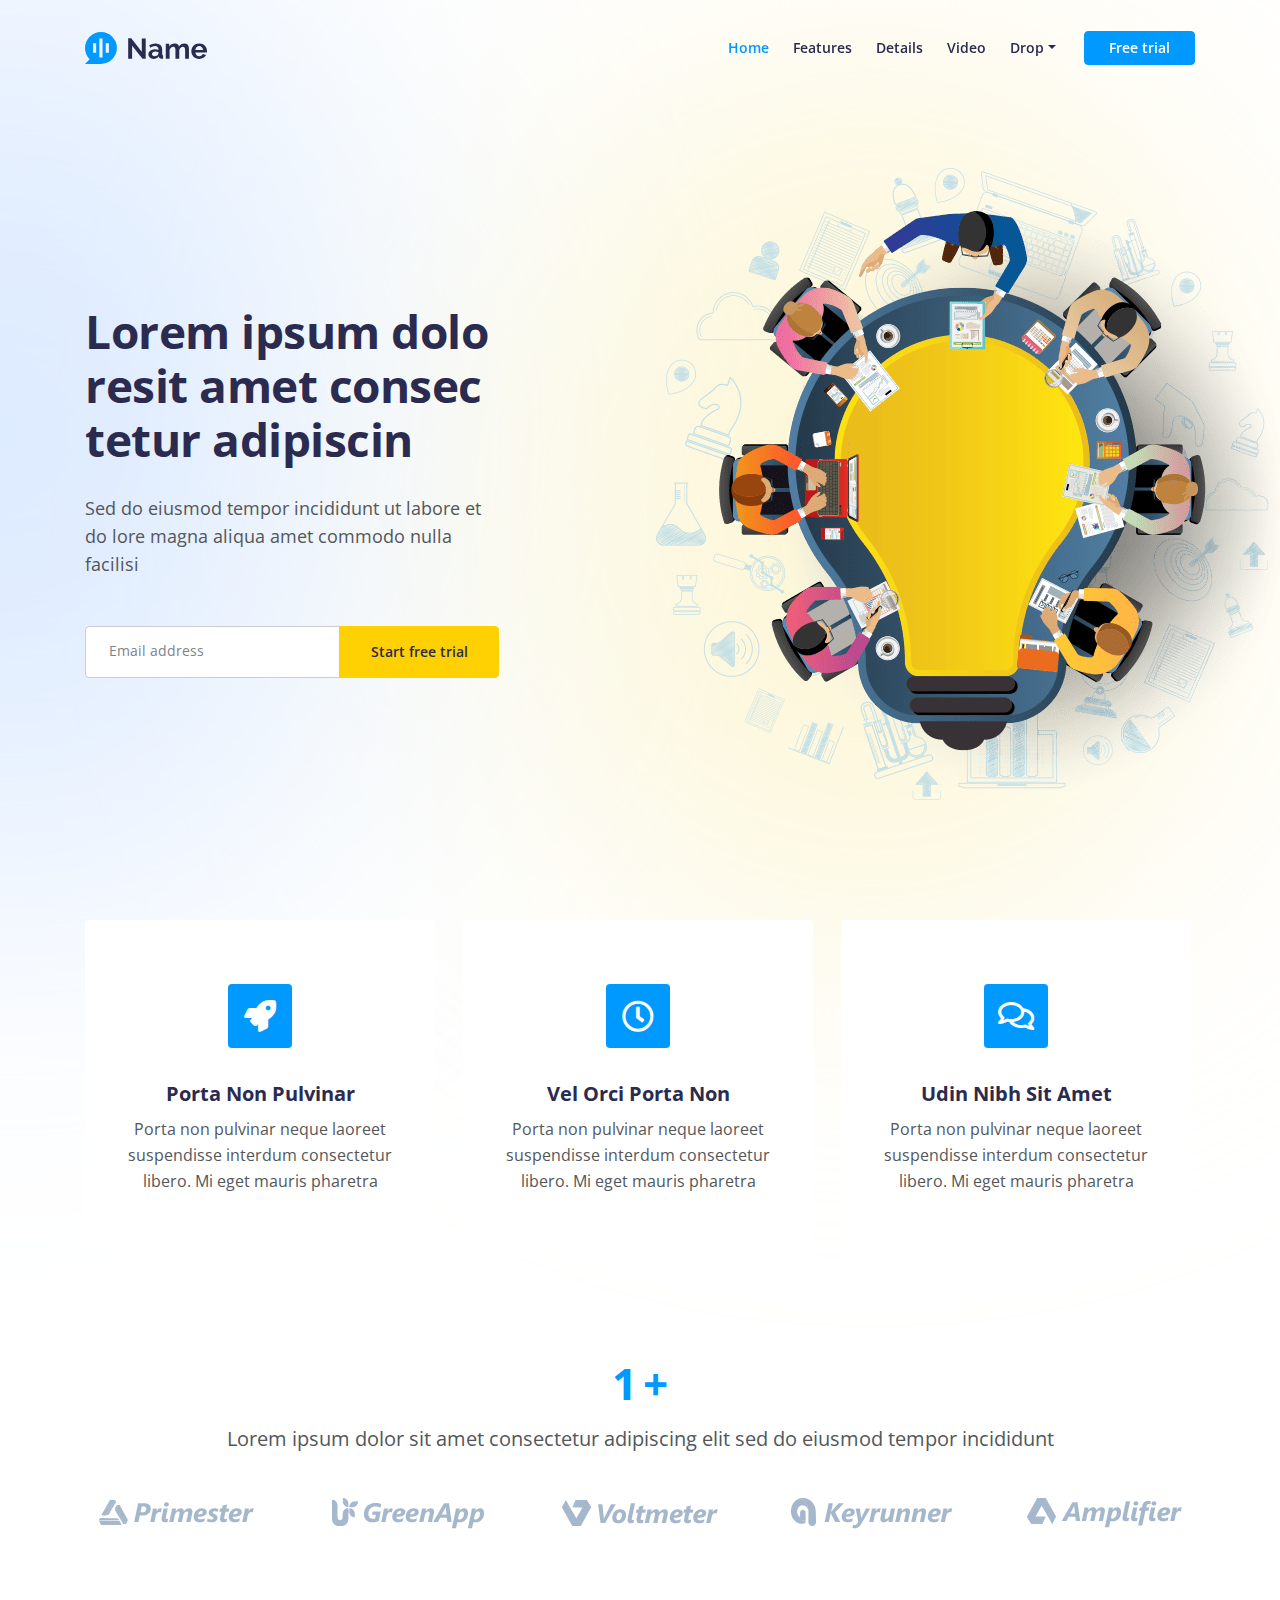
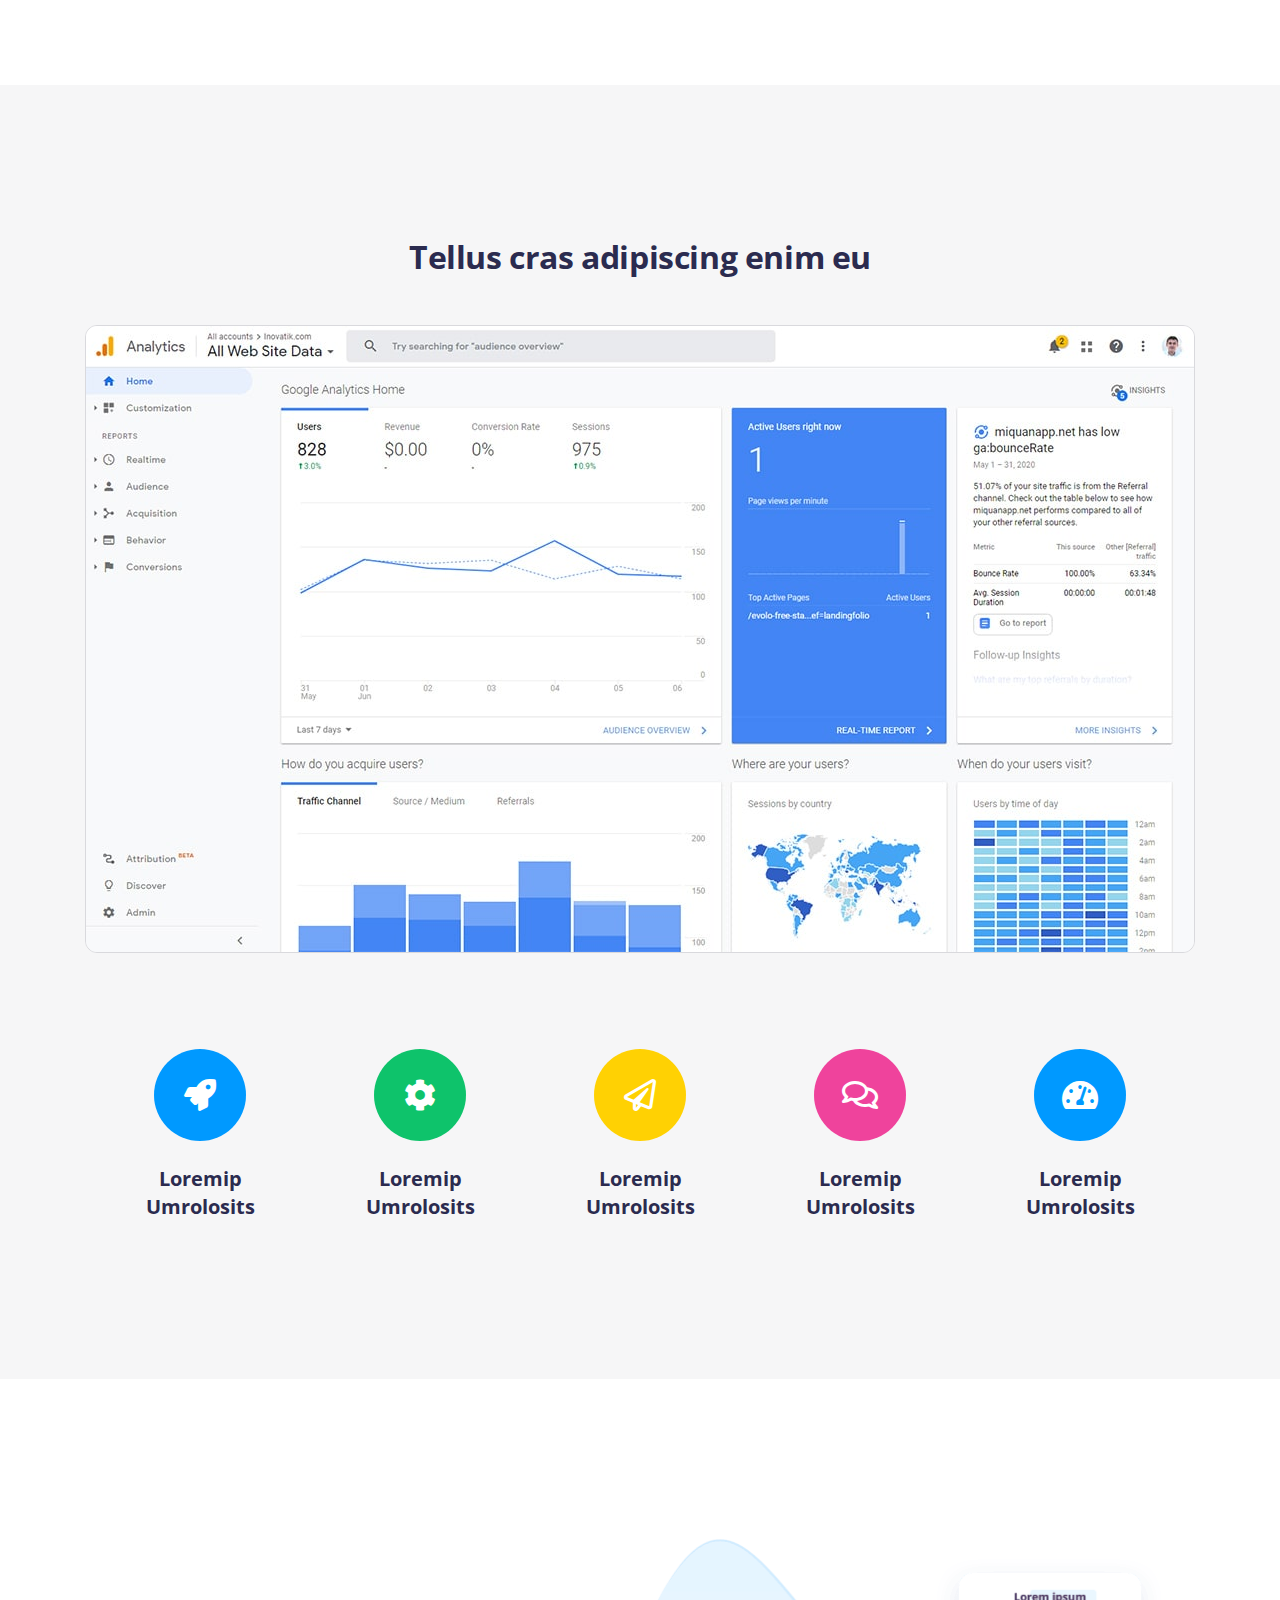
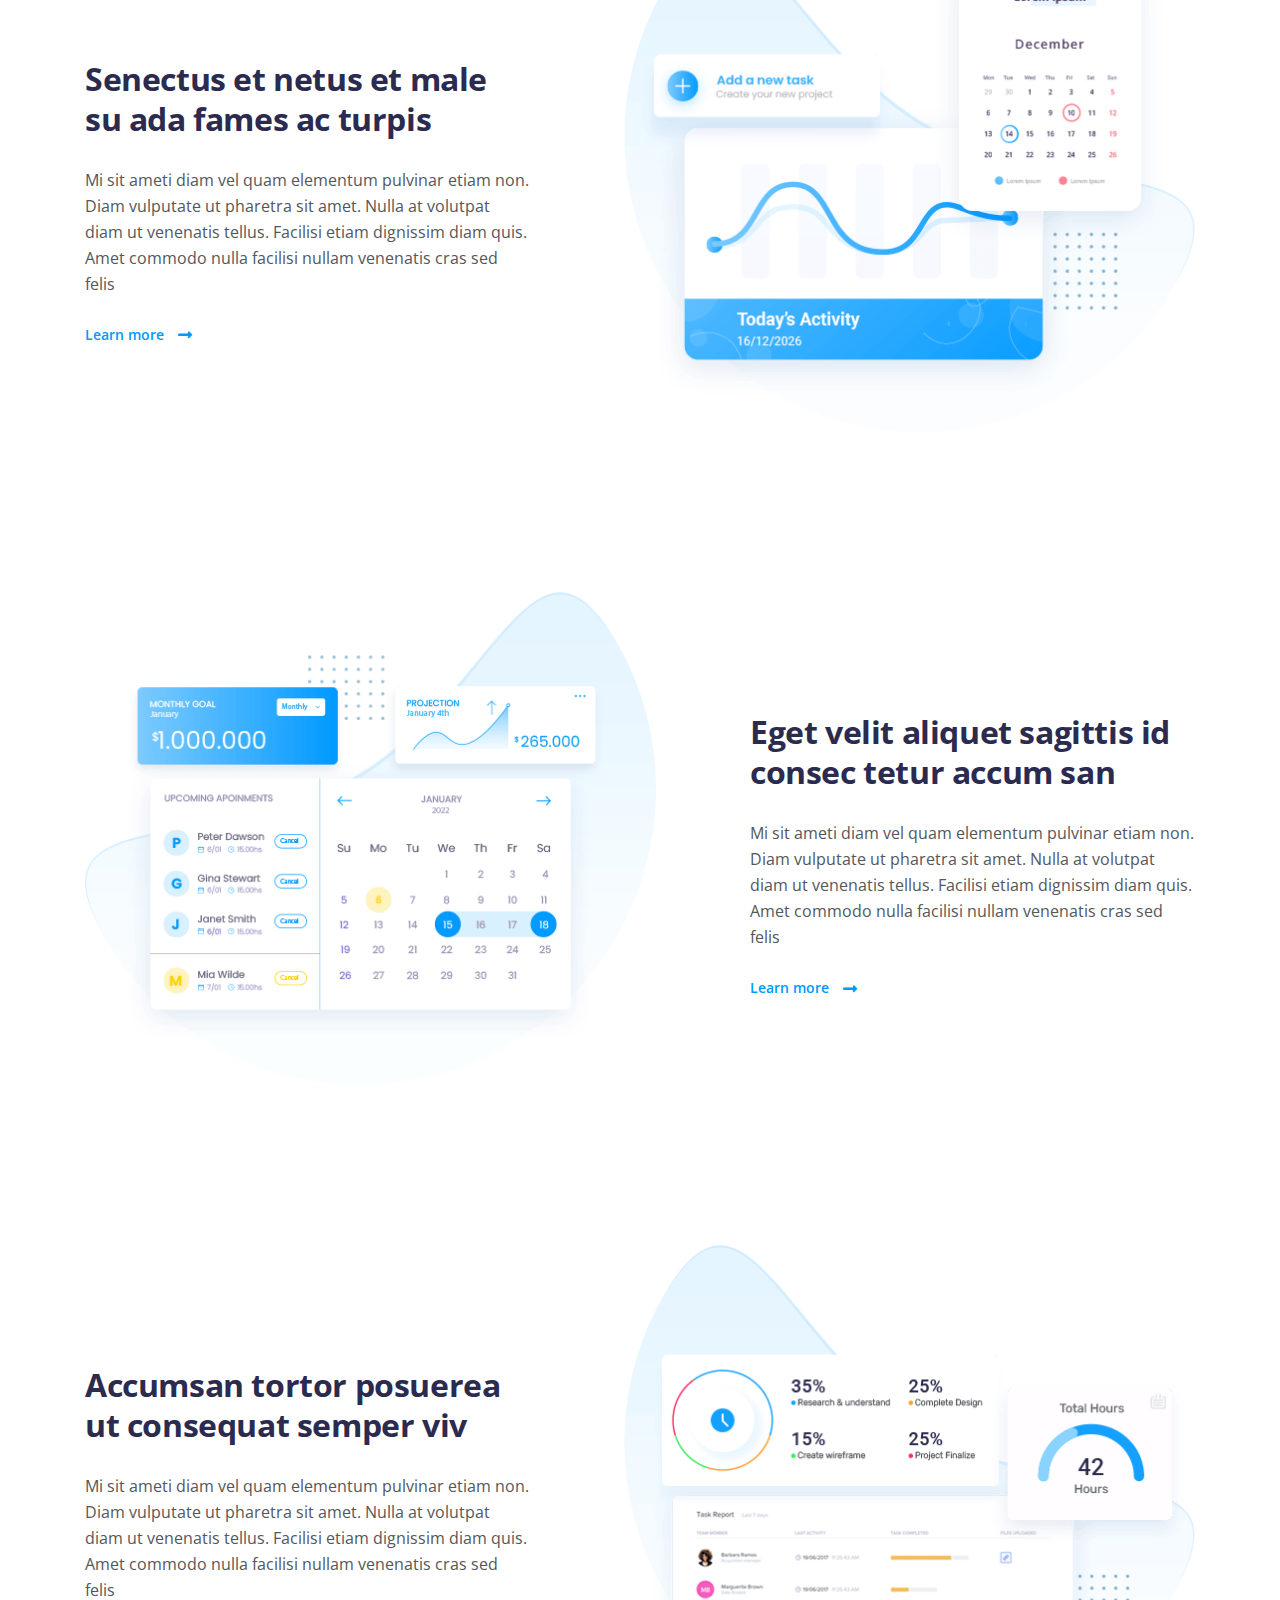
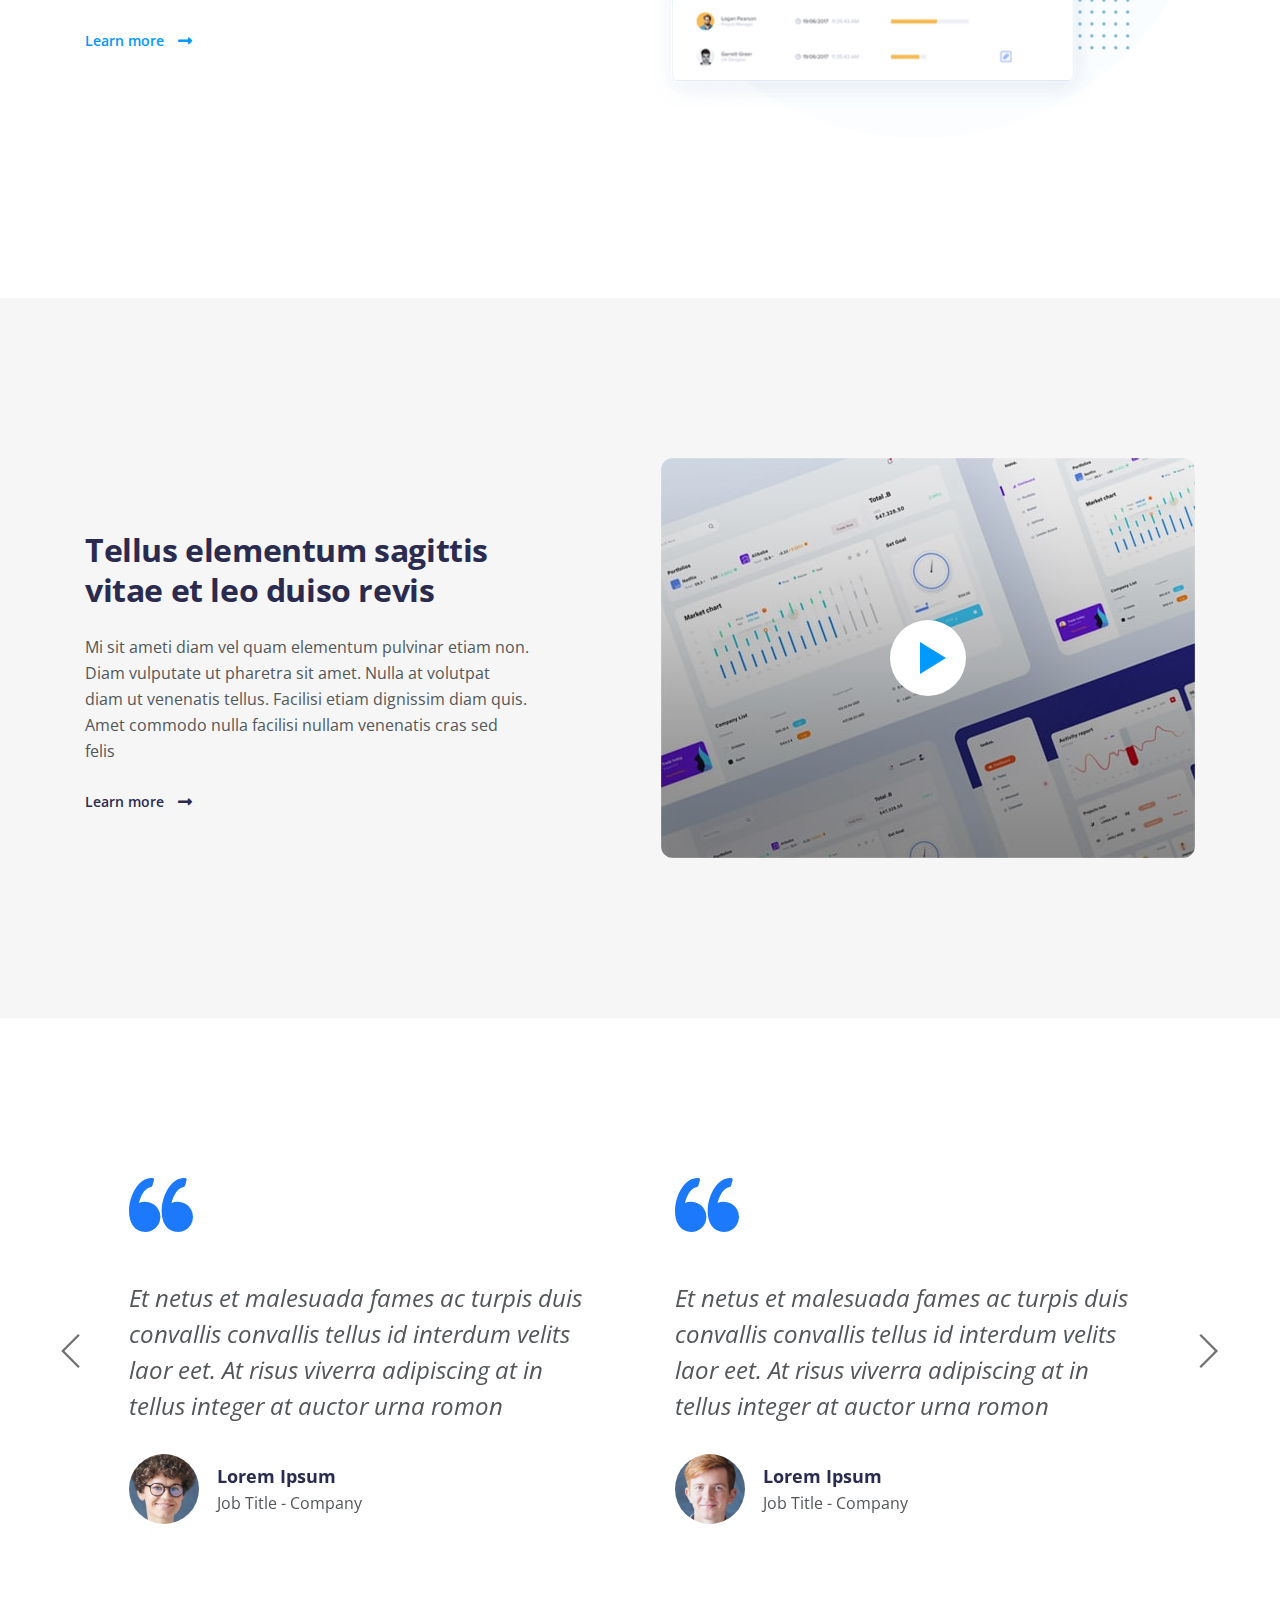
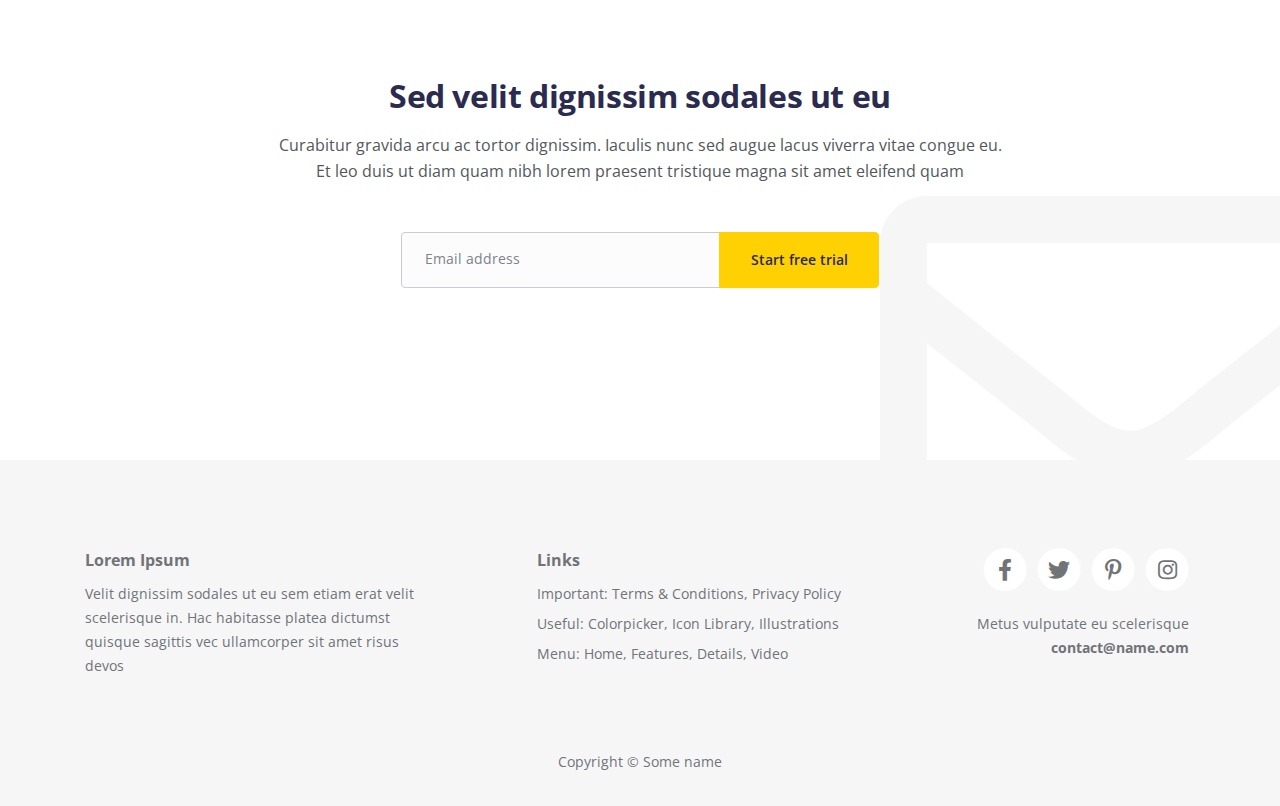
<file: index.html>
<!DOCTYPE html>
<html lang="en">
    
<!-- Mirrored from htmlrev.com/preview/alfy/ by HTTrack Website Copier/3.x [XR&CO'2014], Sun, 09 Oct 2022 09:54:22 GMT -->
<head>
        <meta charset="utf-8">
        <meta name="viewport" content="width=device-width, initial-scale=1, shrink-to-fit=no">
        
        <!-- SEO Meta Tags -->
        <meta name="description" content="Your description">
        <meta name="author" content="Your name">

        <!-- OG Meta Tags to improve the way the post looks when you share the page on Facebook, Twitter, LinkedIn -->
        <meta property="og:site_name" content="" /> <!-- website name -->
        <meta property="og:site" content="" /> <!-- website link -->
        <meta property="og:title" content=""/> <!-- title shown in the actual shared post -->
        <meta property="og:description" content="" /> <!-- description shown in the actual shared post -->
        <meta property="og:image" content="" /> <!-- image link, make sure it's jpg -->
        <meta property="og:url" content="" /> <!-- where do you want your post to link to -->
        <meta name="twitter:card" content="summary_large_image"> <!-- to have large image post format in Twitter -->

        <!-- Webpage Title -->
        <title>Webpage Title</title>
        
        <!-- Styles -->
        <link rel="preconnect" href="https://fonts.gstatic.com/">
        <link href="https://fonts.googleapis.com/css2?family=Open+Sans:ital,wght@0,400;0,600;0,700;1,400;1,600&amp;display=swap" rel="stylesheet">
        <link href="css/bootstrap.css" rel="stylesheet">
        <link href="css/fontawesome-all.css" rel="stylesheet">
        <link href="css/swiper.css" rel="stylesheet">
        <link href="css/magnific-popup.css" rel="stylesheet">
        <link href="css/styles.css" rel="stylesheet">
        
        <!-- Favicon  -->
        <link rel="icon" href="images/favicon.png">
    </head>
    <body data-spy="scroll" data-target=".fixed-top">
        
        <!-- Navigation -->
        <nav class="navbar navbar-expand-lg fixed-top navbar-light">
            <div class="container">
                
                <!-- Text Logo - Use this if you don't have a graphic logo -->
                <!-- <a class="navbar-brand logo-text page-scroll" href="index.html">Name</a> -->

                <!-- Image Logo -->
                <a class="navbar-brand logo-image" href="index-2.html"><img src="images/logo.svg" alt="alternative"></a> 

                <button class="navbar-toggler p-0 border-0" type="button" data-toggle="offcanvas">
                    <span class="navbar-toggler-icon"></span>
                </button>

                <div class="navbar-collapse offcanvas-collapse" id="navbarsExampleDefault">
                    <ul class="navbar-nav ml-auto">
                        <li class="nav-item">
                            <a class="nav-link page-scroll" href="#header">Home <span class="sr-only">(current)</span></a>
                        </li>
                        <li class="nav-item">
                            <a class="nav-link page-scroll" href="#features">Features</a>
                        </li>
                        <li class="nav-item">
                            <a class="nav-link page-scroll" href="#details">Details</a>
                        </li>
                        <li class="nav-item">
                            <a class="nav-link page-scroll" href="#video">Video</a>
                        </li>
                        <li class="nav-item dropdown">
                            <a class="nav-link dropdown-toggle" href="#" id="dropdown01" data-toggle="dropdown" aria-haspopup="true" aria-expanded="false">Drop</a>
                            <div class="dropdown-menu" aria-labelledby="dropdown01">
                                <a class="dropdown-item page-scroll" href="article.html">Article Details</a>
                                <div class="dropdown-divider"></div>
                                <a class="dropdown-item page-scroll" href="terms.html">Terms Conditions</a>
                                <div class="dropdown-divider"></div>
                                <a class="dropdown-item page-scroll" href="privacy.html">Privacy Policy</a>
                            </div>
                        </li>
                    </ul>
                    <span class="nav-item">
                        <a class="btn-solid-sm page-scroll" href="#header">Free trial</a>
                    </span>
                </div> <!-- end of navbar-collapse -->
            </div> <!-- end of container -->
        </nav> <!-- end of navbar -->
        <!-- end of navigation -->


        <!-- Header -->
        <header id="header" class="header">
            <div class="container">
                <div class="row">
                    <div class="col-lg-6 col-xl-5">
                        <div class="text-container">
                            <h1>Lorem ipsum dolo resit amet consec tetur adipiscin</h1>
                            <p class="p-large">Sed do eiusmod tempor incididunt ut labore et do lore magna aliqua amet commodo nulla facilisi</p>
                            
                            <!-- Sign Up Form -->
                            <form>
                                <div class="form-group">
                                    <input type="email" class="form-control-input" id="semail" required>
                                    <label class="label-control" for="semail">Email address</label>
                                </div>
                                <div class="form-group">
                                    <button type="submit" class="form-control-submit-button">Start free trial</button>
                                </div>
                            </form>
                            <!-- end of sign up form -->
                        </div> <!-- end of text-container -->
                    </div> <!-- end of col -->
                    <div class="col-lg-6 col-xl-7">
                        <div class="image-container">
                            <img class="img-fluid" src="images/header-bulb-table.png" alt="alternative">
                        </div> <!-- end of image-container -->
                    </div> <!-- end of col -->
                </div> <!-- end of row -->
                <div class="row">
                    <div class="col-lg-12">

                        <!-- Card -->
                        <div class="card first">
                            <div class="card-icon">
                                <span class="fas fa-rocket green"></span>
                            </div>
                            <div class="card-body">
                                <h5 class="card-title">Porta Non Pulvinar</h5>
                                <div class="card-text">Porta non pulvinar neque laoreet suspendisse interdum consectetur libero. Mi eget mauris pharetra</div>
                            </div>
                        </div>
                        <!-- end of card -->

                        <!-- Card -->
                        <div class="card second">
                            <div class="card-icon">
                                <span class="far fa-clock green"></span>
                            </div>
                            <div class="card-body">
                                <h5 class="card-title">Vel Orci Porta Non</h5>
                                <div class="card-text">Porta non pulvinar neque laoreet suspendisse interdum consectetur libero. Mi eget mauris pharetra</div>
                            </div>
                        </div>
                        <!-- end of card -->

                        <!-- Card -->
                        <div class="card third">
                            <div class="card-icon">
                                <span class="far fa-comments green"></span>
                            </div>
                            <div class="card-body">
                                <h5 class="card-title">Udin Nibh Sit Amet</h5>
                                <div class="card-text">Porta non pulvinar neque laoreet suspendisse interdum consectetur libero. Mi eget mauris pharetra</div>
                            </div>
                        </div>
                        <!-- end of card -->

                    </div> <!-- end of col -->
                </div> <!-- end of row -->
            </div> <!-- end of container -->
        </header> <!-- end of header -->
        <!-- end of header -->


        <!-- Customers -->
        <div class="slider-1">
            <div class="container">
                <div class="row">
                    <div class="col-lg-12">
                        
                        <!-- Counter -->
                        <div id="counter">
                            <div class="cell">
                                <div class="counter-value number-count" data-count="2500">1</div>
                            </div>
                        </div>
                        <!-- end of counter -->

                        <p class="p-large">Lorem ipsum dolor sit amet consectetur adipiscing elit sed do eiusmod tempor incididunt</p>

                        <!-- Image Slider -->
                        <div class="slider-container">
                            <div class="swiper-container image-slider">
                                <div class="swiper-wrapper">
                                    <div class="swiper-slide">
                                        <img class="img-fluid" src="images/customer-logo-1.png" alt="alternative">
                                    </div>
                                    <div class="swiper-slide">
                                        <img class="img-fluid" src="images/customer-logo-2.png" alt="alternative">
                                    </div>
                                    <div class="swiper-slide">
                                        <img class="img-fluid" src="images/customer-logo-3.png" alt="alternative">
                                    </div>
                                    <div class="swiper-slide">
                                        <img class="img-fluid" src="images/customer-logo-4.png" alt="alternative">
                                    </div>
                                    <div class="swiper-slide">
                                        <img class="img-fluid" src="images/customer-logo-5.png" alt="alternative">
                                    </div>
                                    <div class="swiper-slide">
                                        <img class="img-fluid" src="images/customer-logo-6.png" alt="alternative">
                                    </div>
                                </div> <!-- end of swiper-wrapper -->
                            </div> <!-- end of swiper container -->
                        </div> <!-- end of slider-container -->
                        <!-- end of image slider -->

                    </div> <!-- end of col -->
                </div> <!-- end of row -->
            </div> <!-- end of container -->
        </div> <!-- end of slider-1 -->
        <!-- end of customers -->


        <!-- Features -->
        <div id="features" class="basic-1 bg-gray">
            <div class="container">
                <div class="row">
                    <div class="col-lg-12">
                        <h2 class="h2-heading">Tellus cras adipiscing enim eu</h2>
                        <img class="img-fluid" src="images/features.jpg" alt="alternative">
                    </div> <!-- end of col -->
                </div> <!-- end of row -->
                <div class="row">
                    <div class="col-lg-12">

                        <!-- Feature -->
                        <div class="feature-container">
                            <div class="feature-icon">
                                <span class="fas fa-rocket"></span>
                            </div> <!-- feature-icon -->
                            <h5>Loremip Umrolosits</h5>
                        </div> <!-- feature-container -->
                        <!-- end of feature -->

                        <!-- Feature -->
                        <div class="feature-container">
                            <div class="feature-icon second">
                                <span class="fas fa-cog"></span>
                            </div> <!-- feature-icon -->
                            <h5>Loremip Umrolosits</h5>
                        </div> <!-- feature-container -->
                        <!-- end of feature -->

                        <!-- Feature -->
                        <div class="feature-container">
                            <div class="feature-icon third">
                                <span class="far fa-paper-plane"></span>
                            </div> <!-- feature-icon -->
                            <h5>Loremip Umrolosits</h5>
                        </div> <!-- feature-container -->
                        <!-- end of feature -->

                        <!-- Feature -->
                        <div class="feature-container">
                            <div class="feature-icon fourth">
                                <span class="far fa-comments"></span>
                            </div> <!-- feature-icon -->
                            <h5>Loremip Umrolosits</h5>
                        </div> <!-- feature-container -->
                        <!-- end of feature -->

                        <!-- Feature -->
                        <div class="feature-container">
                            <div class="feature-icon fifth">
                                <span class="fas fa-tachometer-alt"></span>
                            </div> <!-- feature-icon -->
                            <h5>Loremip Umrolosits</h5>
                        </div> <!-- feature-container -->
                        <!-- end of feature -->

                    </div> <!-- end of col -->
                </div> <!-- end of row -->
            </div> <!-- end of container -->
        </div> <!-- end of basic-1 -->
        <!-- end of features -->


        <!-- Details 1 -->
        <div id="details" class="basic-2">
            <div class="container">
                <div class="row">
                    <div class="col-lg-5">
                        <div class="text-container">
                            <h2>Senectus et netus et male su ada fames ac turpis</h2>
                            <p>Mi sit ameti diam vel quam elementum pulvinar etiam non. Diam vulputate ut pharetra sit amet. Nulla at volutpat diam ut venenatis tellus. Facilisi etiam dignissim diam quis. Amet commodo nulla facilisi nullam venenatis cras sed felis</p>
                            <a class="read-more no-line blue" href="article.html">Learn more <span class="fas fa-long-arrow-alt-right"></span></a>
                        </div> <!-- end of text-container -->
                    </div> <!-- end of col -->
                    <div class="col-lg-7">
                        <div class="image-container">
                            <img class="img-fluid" src="images/details-1.png" alt="alternative">
                        </div> <!-- end of image-container -->
                    </div> <!-- end of col -->
                </div> <!-- end of row -->
            </div> <!-- end of container -->
        </div> <!-- end of basic-2 -->
        <!-- end of details 1 -->


        <!-- Details 2 -->
        <div class="basic-3">
            <div class="container">
                <div class="row">
                    <div class="col-lg-7">
                        <div class="image-container">
                            <img class="img-fluid" src="images/details-2.png" alt="alternative">
                        </div> <!-- end of image-container -->
                    </div> <!-- end of col -->
                    <div class="col-lg-5">
                        <div class="text-container">
                            <h2>Eget velit aliquet sagittis id consec tetur accum san</h2>
                            <p>Mi sit ameti diam vel quam elementum pulvinar etiam non. Diam vulputate ut pharetra sit amet. Nulla at volutpat diam ut venenatis tellus. Facilisi etiam dignissim diam quis. Amet commodo nulla facilisi nullam venenatis cras sed felis</p>
                            <a class="read-more no-line blue" href="article.html">Learn more <span class="fas fa-long-arrow-alt-right"></span></a>
                        </div> <!-- end of text-container -->
                    </div> <!-- end of col -->
                </div> <!-- end of row -->
            </div> <!-- end of container -->
        </div> <!-- end of basic-3 -->
        <!-- end of details 2 -->


        <!-- Details 3 -->
        <div class="basic-4">
            <div class="container">
                <div class="row">
                    <div class="col-lg-5">
                        <div class="text-container">
                            <h2>Accumsan tortor posuerea ut consequat semper viv</h2>
                            <p>Mi sit ameti diam vel quam elementum pulvinar etiam non. Diam vulputate ut pharetra sit amet. Nulla at volutpat diam ut venenatis tellus. Facilisi etiam dignissim diam quis. Amet commodo nulla facilisi nullam venenatis cras sed felis</p>
                            <a class="read-more no-line blue" href="article.html">Learn more <span class="fas fa-long-arrow-alt-right"></span></a>
                        </div> <!-- end of text-container -->
                    </div> <!-- end of col -->
                    <div class="col-lg-7">
                        <div class="image-container">
                            <img class="img-fluid" src="images/details-3.png" alt="alternative">
                        </div> <!-- end of image-container -->
                    </div> <!-- end of col -->
                </div> <!-- end of row -->
            </div> <!-- end of container -->
        </div> <!-- end of basic-4 -->
        <!-- end of details 3 -->


        <!-- Video -->
        <div id="video" class="basic-5 bg-gray">
            <div class="container">
                <div class="row">
                    <div class="col-lg-6">
                        <div class="text-container">
                            <h2>Tellus elementum sagittis vitae et leo duiso revis</h2>
                            <p>Mi sit ameti diam vel quam elementum pulvinar etiam non. Diam vulputate ut pharetra sit amet. Nulla at volutpat diam ut venenatis tellus. Facilisi etiam dignissim diam quis. Amet commodo nulla facilisi nullam venenatis cras sed felis</p>
                            <a class="read-more no-line" href="article.html">Learn more <span class="fas fa-long-arrow-alt-right"></span></a>
                        </div> <!-- end of text-container -->
                    </div> <!-- end of col -->
                    <div class="col-lg-6">
                        
                        <!-- Video Preview -->
                        <div class="video-wrapper">
                            <a class="popup-youtube" href="https://www.youtube.com/watch?v=fLCjQJCekTs" data-effect="fadeIn">
                                <img class="img-fluid" src="images/video-preview.jpg" alt="alternative">
                                <span class="video-play-button">
                                    <span></span>
                                </span>
                            </a>
                        </div> <!-- end of video-wrapper -->
                        <!-- end of video preview -->

                    </div> <!-- end of col -->
                </div> <!-- end of row -->
            </div> <!-- end of container -->
        </div> <!-- end of basic-5 -->
        <!-- end of video -->


        <!-- Testimonials -->
        <div class="slider-2">
            <div class="container">
                <div class="row">
                    <div class="col-lg-12">

                        <!-- Card Slider -->
                        <div class="slider-container">
                            <div class="swiper-container card-slider">
                                <div class="swiper-wrapper">
                                    
                                    <!-- Slide -->
                                    <div class="swiper-slide">
                                        <div class="card">
                                            <img class="quotes" src="images/quotes.svg" alt="alternative">
                                            <div class="card-body">
                                                <p class="testimonial-text">Et netus et malesuada fames ac turpis duis convallis convallis tellus id interdum velits laor eet. At risus viverra adipiscing at in tellus integer at auctor urna romon</p>
                                                <div class="details">
                                                    <img class="testimonial-image" src="images/testimonial-1.jpg" alt="alternative">
                                                    <div class="text">
                                                        <div class="testimonial-author">Lorem Ipsum</div>
                                                        <div class="occupation">Job Title - Company</div>
                                                    </div> <!-- end of text -->
                                                </div> <!-- end of testimonial-details -->
                                            </div>
                                        </div> 
                                    </div> <!-- end of swiper-slide -->
                                    <!-- end of slide -->

                                    <!-- Slide -->
                                    <div class="swiper-slide">
                                        <div class="card">
                                            <img class="quotes" src="images/quotes.svg" alt="alternative">
                                            <div class="card-body">
                                                <p class="testimonial-text">Et netus et malesuada fames ac turpis duis convallis convallis tellus id interdum velits laor eet. At risus viverra adipiscing at in tellus integer at auctor urna romon</p>
                                                <div class="details">
                                                    <img class="testimonial-image" src="images/testimonial-2.jpg" alt="alternative">
                                                    <div class="text">
                                                        <div class="testimonial-author">Lorem Ipsum</div>
                                                        <div class="occupation">Job Title - Company</div>
                                                    </div> <!-- end of text -->
                                                </div> <!-- end of testimonial-details -->
                                            </div>
                                        </div> 
                                    </div> <!-- end of swiper-slide -->
                                    <!-- end of slide -->

                                    <!-- Slide -->
                                    <div class="swiper-slide">
                                        <div class="card">
                                            <img class="quotes" src="images/quotes.svg" alt="alternative">
                                            <div class="card-body">
                                                <p class="testimonial-text">Et netus et malesuada fames ac turpis duis convallis convallis tellus id interdum velits laor eet. At risus viverra adipiscing at in tellus integer at auctor urna romon</p>
                                                <div class="details">
                                                    <img class="testimonial-image" src="images/testimonial-3.jpg" alt="alternative">
                                                    <div class="text">
                                                        <div class="testimonial-author">Lorem Ipsum</div>
                                                        <div class="occupation">Job Title - Company</div>
                                                    </div> <!-- end of text -->
                                                </div> <!-- end of testimonial-details -->
                                            </div>
                                        </div> 
                                    </div> <!-- end of swiper-slide -->
                                    <!-- end of slide -->

                                    <!-- Slide -->
                                    <div class="swiper-slide">
                                        <div class="card">
                                            <img class="quotes" src="images/quotes.svg" alt="alternative">
                                            <div class="card-body">
                                                <p class="testimonial-text">Et netus et malesuada fames ac turpis duis convallis convallis tellus id interdum velits laor eet. At risus viverra adipiscing at in tellus integer at auctor urna romon</p>
                                                <div class="details">
                                                    <img class="testimonial-image" src="images/testimonial-4.jpg" alt="alternative">
                                                    <div class="text">
                                                        <div class="testimonial-author">Lorem Ipsum</div>
                                                        <div class="occupation">Job Title - Company</div>
                                                    </div> <!-- end of text -->
                                                </div> <!-- end of testimonial-details -->
                                            </div>
                                        </div> 
                                    </div> <!-- end of swiper-slide -->
                                    <!-- end of slide -->

                                </div> <!-- end of swiper-wrapper -->
            
                                <!-- Add Arrows -->
                                <div class="swiper-button-next"></div>
                                <div class="swiper-button-prev"></div>
                                <!-- end of add arrows -->
            
                            </div> <!-- end of swiper-container -->
                        </div> <!-- end of slider-container -->
                        <!-- end of card slider -->

                    </div> <!-- end of col -->
                </div> <!-- end of row -->
            </div> <!-- end of container -->
        </div> <!-- end of slider-2 -->
        <!-- end of testimonials -->


        <!-- Registration -->
        <div class="form-1">
            <img class="decoration" src="images/registration-envelope.png" alt="alternative">
            <div class="container">
                <div class="row">
                    <div class="col-lg-12">
                        <h2 class="h2-heading">Sed velit dignissim sodales ut eu</h2>
                        <p class="p-heading">Curabitur gravida arcu ac tortor dignissim. Iaculis nunc sed augue lacus viverra vitae congue eu. Et leo duis ut diam quam nibh lorem praesent tristique magna sit amet eleifend quam</p>
                    </div> <!-- end of col -->
                </div> <!-- end of row -->
                <div class="row">
                    <div class="col-lg-12">
                        
                        <!-- Sign Up Form -->
                        <form>
                            <div class="form-group mail">
                                <input type="email" class="form-control-input" id="nemail" required>
                                <label class="label-control" for="nemail">Email address</label>
                                <div class="help-block with-errors"></div>
                            </div>
                            <div class="form-group">
                                <button type="submit" class="form-control-submit-button">Start free trial</button>
                            </div>
                            <div class="form-message">
                                <div id="nmsgSubmit" class="h3 text-center hidden"></div>
                            </div>
                        </form>
                        <!-- end of sign up form -->
                        
                    </div> <!-- end of col -->
                </div> <!-- end of row -->
            </div> <!-- end of container -->
        </div> <!-- end of form-1 -->
        <!-- end of registration -->


        <!-- Footer -->
        <div class="footer">
            <div class="container">
                <div class="row">
                    <div class="col-lg-12">
                        <div class="footer-col first">
                            <h6>Lorem Ipsum</h6>
                            <p class="p-small">Velit dignissim sodales ut eu sem etiam erat velit scelerisque in. Hac habitasse platea dictumst quisque sagittis vec ullamcorper sit amet risus devos</p>
                        </div> <!-- end of footer-col -->
                        <div class="footer-col second">
                            <h6>Links</h6>
                            <ul class="list-unstyled li-space-lg p-small">
                                <li>Important: <a href="terms.html">Terms & Conditions</a>, <a href="privacy.html">Privacy Policy</a></li>
                                <li>Useful: <a href="#">Colorpicker</a>, <a href="#">Icon Library</a>, <a href="#">Illustrations</a></li>
                                <li>Menu: <a class="page-scroll" href="#header">Home</a>, <a class="page-scroll" href="#features">Features</a>, <a class="page-scroll" href="#details">Details</a>, <a class="page-scroll" href="#video">Video</a></li>
                            </ul>
                        </div> <!-- end of footer-col -->
                        <div class="footer-col third">
                            <span class="fa-stack">
                                <a href="#your-link">
                                    <i class="fas fa-circle fa-stack-2x"></i>
                                    <i class="fab fa-facebook-f fa-stack-1x"></i>
                                </a>
                            </span>
                            <span class="fa-stack">
                                <a href="#your-link">
                                    <i class="fas fa-circle fa-stack-2x"></i>
                                    <i class="fab fa-twitter fa-stack-1x"></i>
                                </a>
                            </span>
                            <span class="fa-stack">
                                <a href="#your-link">
                                    <i class="fas fa-circle fa-stack-2x"></i>
                                    <i class="fab fa-pinterest-p fa-stack-1x"></i>
                                </a>
                            </span>
                            <span class="fa-stack">
                                <a href="#your-link">
                                    <i class="fas fa-circle fa-stack-2x"></i>
                                    <i class="fab fa-instagram fa-stack-1x"></i>
                                </a>
                            </span>
                            <p class="p-small">Metus vulputate eu scelerisque <a href="mailto:contact@name.com"><strong>contact@name.com</strong></a></p>
                        </div> <!-- end of footer-col -->
                    </div> <!-- end of col -->
                </div> <!-- end of row -->
            </div> <!-- end of container -->
        </div> <!-- end of footer -->  
        <!-- end of footer -->


        <!-- Copyright -->
        <div class="copyright">
            <div class="container">
                <div class="row">
                    <div class="col-lg-12">
                        <p class="p-small">Copyright © Some name</p>
                    </div> <!-- end of col -->
                </div> <!-- enf of row -->
            </div> <!-- end of container -->
        </div> <!-- end of copyright --> 
        <!-- end of copyright -->
        
            
        <!-- Scripts -->
        <script src="js/jquery.min.js"></script> <!-- jQuery for Bootstrap's JavaScript plugins -->
        <script src="js/bootstrap.min.js"></script> <!-- Bootstrap framework -->
        <script src="js/jquery.easing.min.js"></script> <!-- jQuery Easing for smooth scrolling between anchors -->
        <script src="js/jquery.magnific-popup.js"></script> <!-- Magnific Popup for lightboxes -->
        <script src="js/swiper.min.js"></script> <!-- Swiper for image and text sliders -->
        <script src="js/scripts.js"></script> <!-- Custom scripts -->
    </body>

<!-- Mirrored from htmlrev.com/preview/alfy/ by HTTrack Website Copier/3.x [XR&CO'2014], Sun, 09 Oct 2022 09:54:33 GMT -->
</html>
</file>
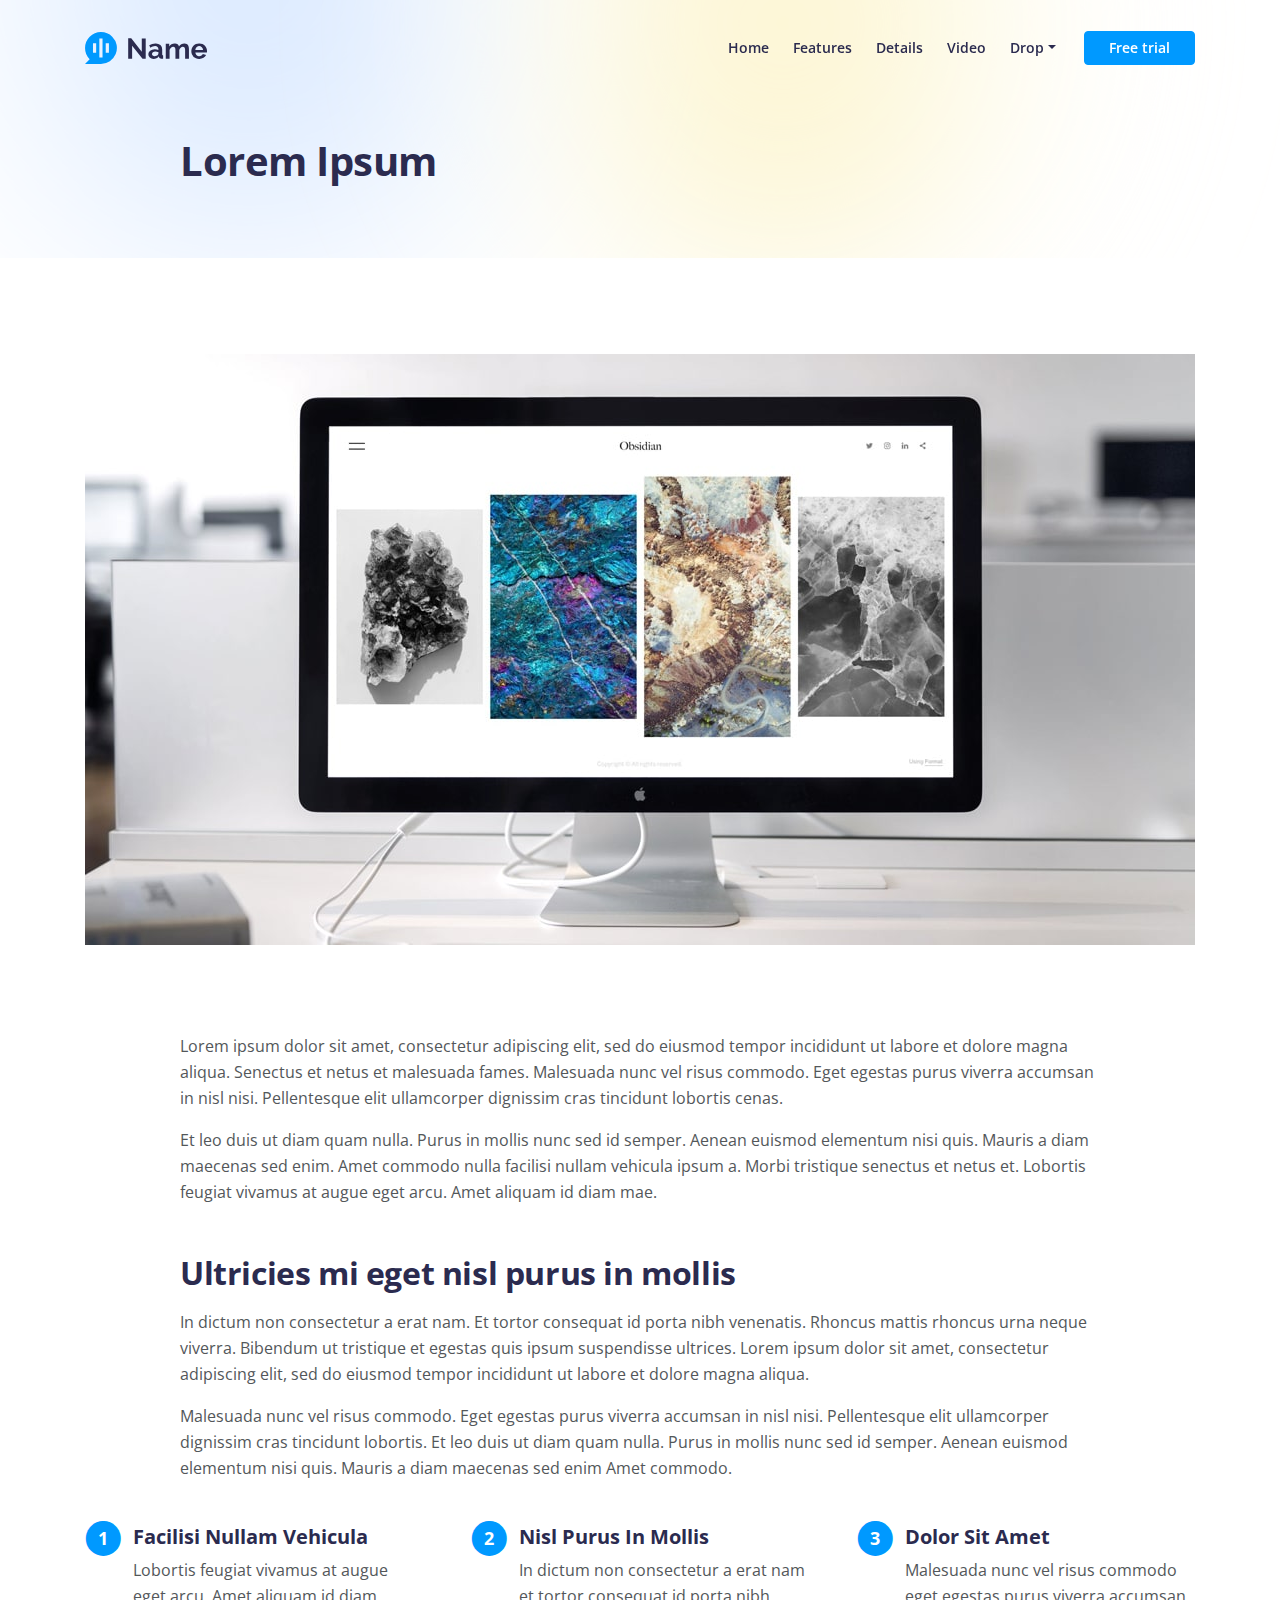
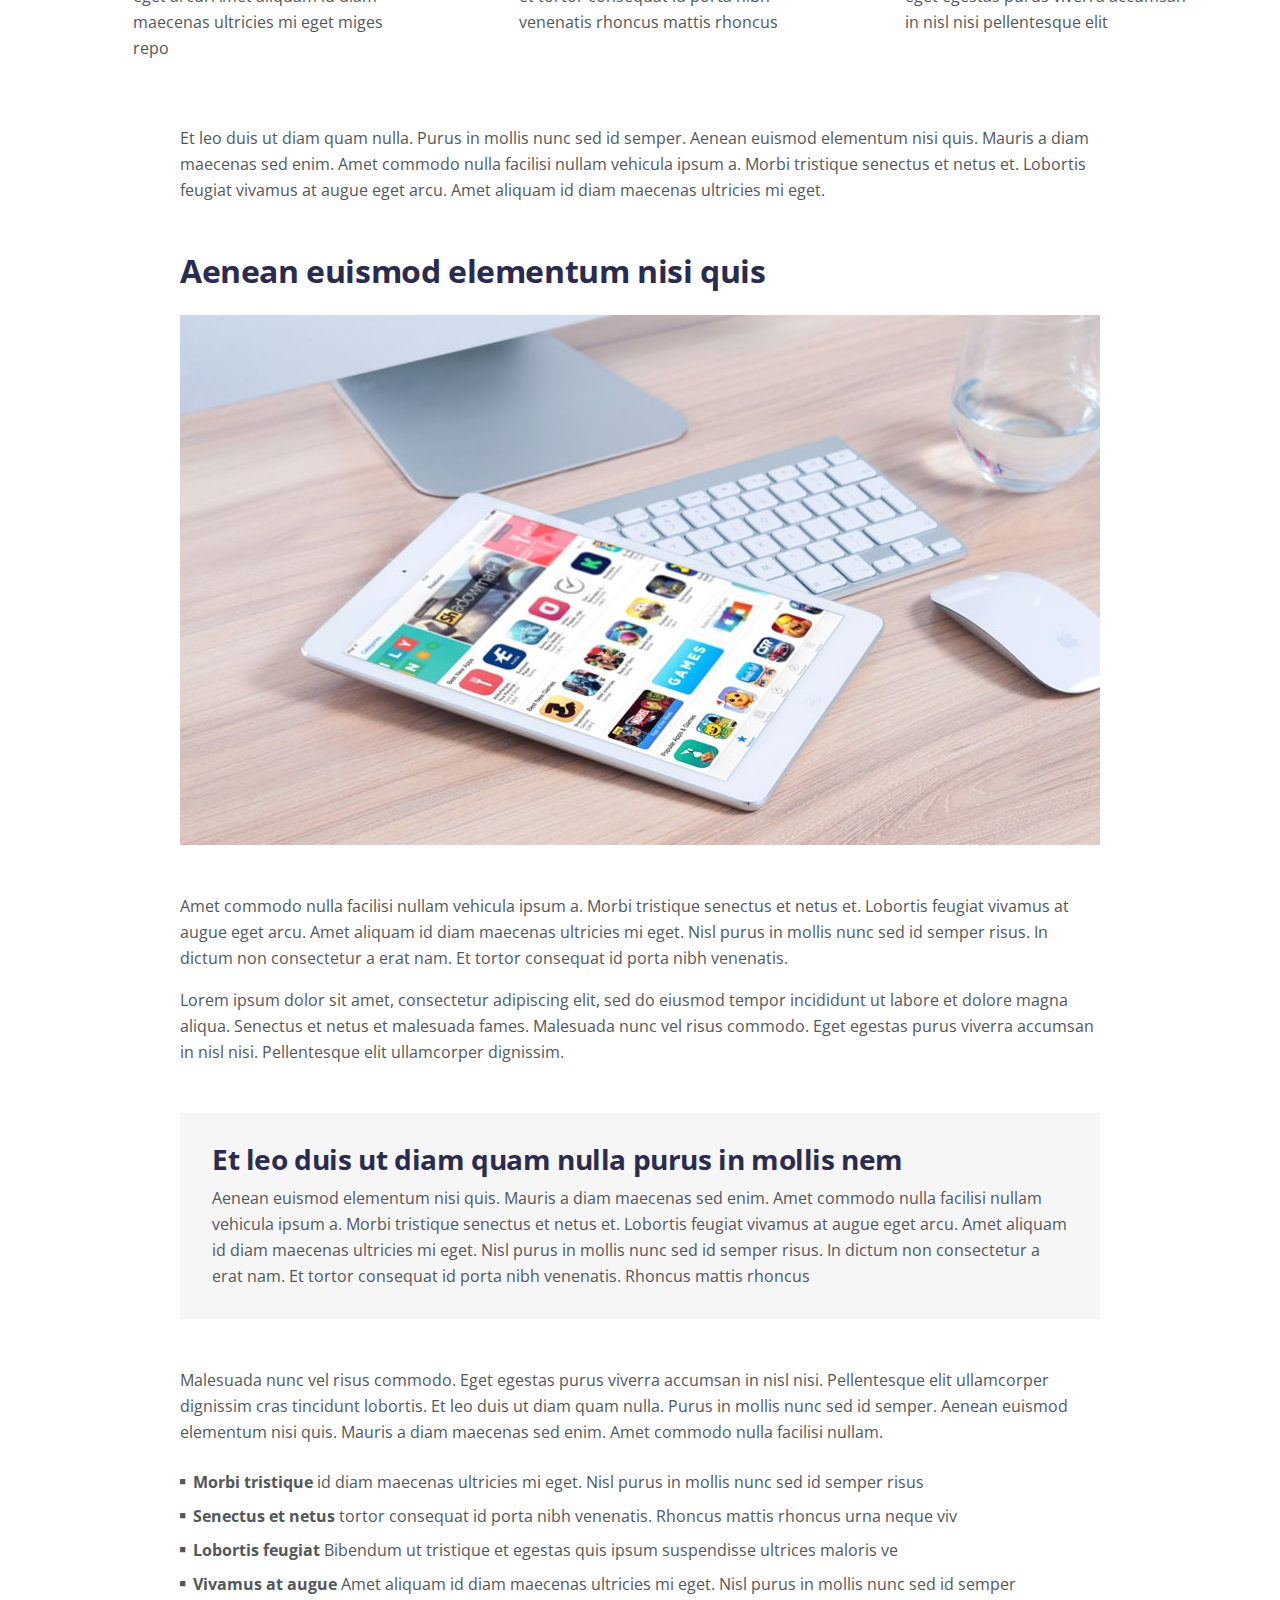
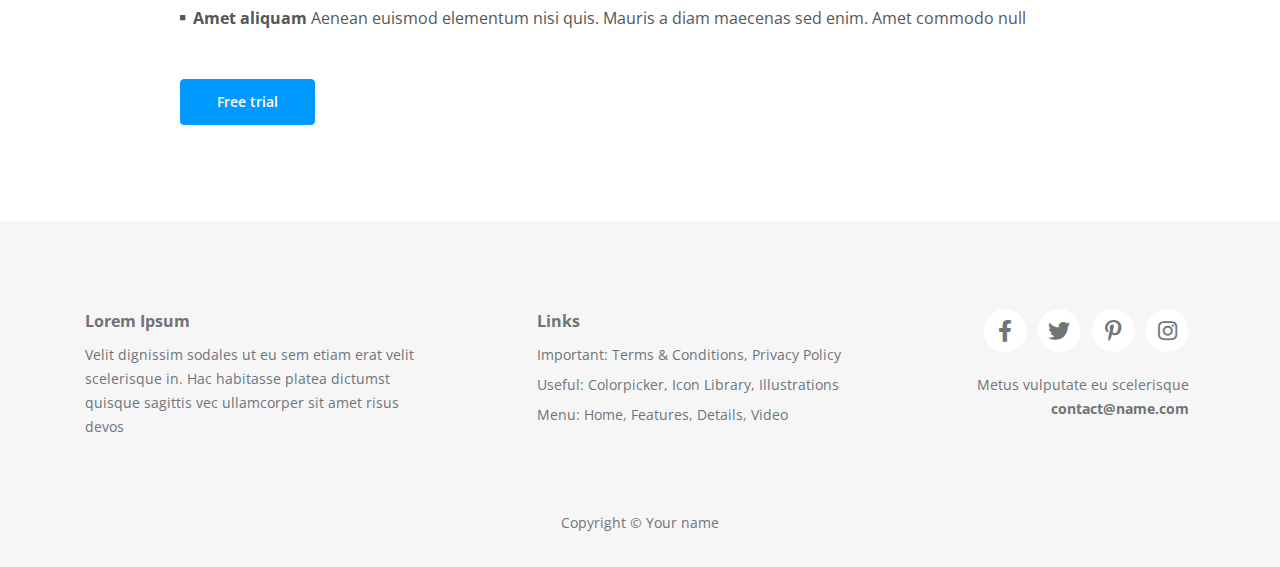
<file: article.html>
<!DOCTYPE html>
<html lang="en">
    
<!-- Mirrored from htmlrev.com/preview/alfy/article.html by HTTrack Website Copier/3.x [XR&CO'2014], Sun, 09 Oct 2022 09:54:59 GMT -->
<head>
        <meta charset="utf-8">
        <meta name="viewport" content="width=device-width, initial-scale=1, shrink-to-fit=no">
        
        <!-- SEO Meta Tags -->
        <meta name="description" content="Your description">
        <meta name="author" content="Your name">

        <!-- OG Meta Tags to improve the way the post looks when you share the page on Facebook, Twitter, LinkedIn -->
        <meta property="og:site_name" content="" /> <!-- website name -->
        <meta property="og:site" content="" /> <!-- website link -->
        <meta property="og:title" content=""/> <!-- title shown in the actual shared post -->
        <meta property="og:description" content="" /> <!-- description shown in the actual shared post -->
        <meta property="og:image" content="" /> <!-- image link, make sure it's jpg -->
        <meta property="og:url" content="" /> <!-- where do you want your post to link to -->
        <meta name="twitter:card" content="summary_large_image"> <!-- to have large image post format in Twitter -->

        <!-- Webpage Title -->
        <title>Article Details</title>
        
        <!-- Styles -->
        <link rel="preconnect" href="https://fonts.gstatic.com/">
        <link href="https://fonts.googleapis.com/css2?family=Open+Sans:ital,wght@0,400;0,600;0,700;1,400;1,600&amp;display=swap" rel="stylesheet">
        <link href="css/bootstrap.css" rel="stylesheet">
        <link href="css/fontawesome-all.css" rel="stylesheet">
        <link href="css/swiper.css" rel="stylesheet">
        <link href="css/magnific-popup.css" rel="stylesheet">
        <link href="css/styles.css" rel="stylesheet">
        
        <!-- Favicon  -->
        <link rel="icon" href="images/favicon.png">
    </head>
    <body data-spy="scroll" data-target=".fixed-top">
        
        <!-- Navigation -->
        <nav class="navbar navbar-expand-lg fixed-top navbar-light">
            <div class="container">
                
                <!-- Text Logo - Use this if you don't have a graphic logo -->
                <!-- <a class="navbar-brand logo-text page-scroll" href="index.html">Name</a> -->

                <!-- Image Logo -->
                <a class="navbar-brand logo-image" href="index-2.html"><img src="images/logo.svg" alt="alternative"></a> 

                <button class="navbar-toggler p-0 border-0" type="button" data-toggle="offcanvas">
                    <span class="navbar-toggler-icon"></span>
                </button>

                <div class="navbar-collapse offcanvas-collapse" id="navbarsExampleDefault">
                    <ul class="navbar-nav ml-auto">
                        <li class="nav-item">
                            <a class="nav-link page-scroll" href="%c3%83%c2%acndex.html">Home <span class="sr-only">(current)</span></a>
                        </li>
                        <li class="nav-item">
                            <a class="nav-link page-scroll" href="index-2.html#features">Features</a>
                        </li>
                        <li class="nav-item">
                            <a class="nav-link page-scroll" href="index-2.html#details">Details</a>
                        </li>
                        <li class="nav-item">
                            <a class="nav-link page-scroll" href="index-2.html#video">Video</a>
                        </li>
                        <li class="nav-item dropdown">
                            <a class="nav-link dropdown-toggle" href="#" id="dropdown01" data-toggle="dropdown" aria-haspopup="true" aria-expanded="false">Drop</a>
                            <div class="dropdown-menu" aria-labelledby="dropdown01">
                                <a class="dropdown-item page-scroll" href="article.html">Article Details</a>
                                <div class="dropdown-divider"></div>
                                <a class="dropdown-item page-scroll" href="terms.html">Terms Conditions</a>
                                <div class="dropdown-divider"></div>
                                <a class="dropdown-item page-scroll" href="privacy.html">Privacy Policy</a>
                            </div>
                        </li>
                    </ul>
                    <span class="nav-item">
                        <a class="btn-solid-sm page-scroll" href="index-2.html">Free trial</a>
                    </span>
                </div> <!-- end of navbar-collapse -->
            </div> <!-- end of container -->
        </nav> <!-- end of navbar -->
        <!-- end of navigation -->


        <!-- Header -->
        <header class="ex-header">
            <div class="container">
                <div class="row">
                    <div class="col-xl-10 offset-xl-1">
                        <h1>Lorem Ipsum</h1>
                    </div> <!-- end of col -->
                </div> <!-- end of row -->
            </div> <!-- end of container -->
        </header> <!-- end of ex-header -->
        <!-- end of header -->


        <!-- Basic -->
        <div class="ex-basic-1 pt-5 pb-5">
            <div class="container">
                <div class="row">
                    <div class="col-lg-12">
                        <img class="img-fluid mt-5 mb-3" src="images/article-details-large.jpg" alt="alternative">
                    </div> <!-- end of col -->
                </div> <!-- end of row -->
            </div> <!-- end of container -->
        </div> <!-- end of ex-basic-1 -->
        <!-- end of basic -->


        <!-- Basic -->
        <div class="ex-basic-1 pt-4">
            <div class="container">
                <div class="row">
                    <div class="col-xl-10 offset-xl-1">
                        <p>Lorem ipsum dolor sit amet, consectetur adipiscing elit, sed do eiusmod tempor incididunt ut labore et dolore magna aliqua. Senectus et netus et malesuada fames. Malesuada nunc vel risus commodo. Eget egestas purus viverra accumsan in nisl nisi. Pellentesque elit ullamcorper dignissim cras tincidunt lobortis cenas.</p>
                        <p class="mb-5">Et leo duis ut diam quam nulla. Purus in mollis nunc sed id semper. Aenean euismod elementum nisi quis. Mauris a diam maecenas sed enim. Amet commodo nulla facilisi nullam vehicula ipsum a. Morbi tristique senectus et netus et. Lobortis feugiat vivamus at augue eget arcu. Amet aliquam id diam mae.</p>

                        <h2 class="mb-3">Ultricies mi eget nisl purus in mollis</h2>
                        <p>In dictum non consectetur a erat nam. Et tortor consequat id porta nibh venenatis. Rhoncus mattis rhoncus urna neque viverra. Bibendum ut tristique et egestas quis ipsum suspendisse ultrices. Lorem ipsum dolor sit amet, consectetur adipiscing elit, sed do eiusmod tempor incididunt ut labore et dolore magna aliqua.</p>
                        <p class="mb-4">Malesuada nunc vel risus commodo. Eget egestas purus viverra accumsan in nisl nisi. Pellentesque elit ullamcorper dignissim cras tincidunt lobortis. Et leo duis ut diam quam nulla. Purus in mollis nunc sed id semper. Aenean euismod elementum nisi quis. Mauris a diam maecenas sed enim Amet commodo.</p>
                    </div> <!-- end of col -->
                </div> <!-- end of row -->
            </div> <!-- end of container -->
        </div> <!-- end of ex-basic-1 -->
        <!-- end of basic -->


        <!-- Cards -->
        <div class="ex-cards-1 pt-3 pb-3">
            <div class="container">
                <div class="row">
                    <div class="col-lg-12">
                        
                        <!-- Card -->
                        <div class="card">
                            <ul class="list-unstyled">
                                <li class="media">
                                    <span class="fa-stack">
                                        <span class="fas fa-circle fa-stack-2x"></span>
                                        <span class="fa-stack-1x">1</span>
                                    </span>
                                    <div class="media-body">
                                        <h5>Facilisi Nullam Vehicula</h5>
                                        <p>Lobortis feugiat vivamus at augue eget arcu. Amet aliquam id diam maecenas ultricies mi eget miges repo</p>
                                    </div>
                                </li>
                            </ul>
                        </div> <!-- end of card -->
                        <!-- end of card -->

                        <!-- Card -->
                        <div class="card">
                            <ul class="list-unstyled">
                                <li class="media">
                                    <span class="fa-stack">
                                        <span class="fas fa-circle fa-stack-2x"></span>
                                        <span class="fa-stack-1x">2</span>
                                    </span>
                                    <div class="media-body">
                                        <h5>Nisl Purus In Mollis</h5>
                                        <p>In dictum non consectetur a erat nam et tortor consequat id porta nibh venenatis rhoncus mattis rhoncus</p>
                                    </div>
                                </li>
                            </ul>
                        </div> <!-- end of card -->
                        <!-- end of card -->

                        <!-- Card -->
                        <div class="card">
                            <ul class="list-unstyled">
                                <li class="media">
                                    <span class="fa-stack">
                                        <span class="fas fa-circle fa-stack-2x"></span>
                                        <span class="fa-stack-1x">3</span>
                                    </span>
                                    <div class="media-body">
                                        <h5>Dolor Sit Amet</h5>
                                        <p>Malesuada nunc vel risus commodo eget egestas purus viverra accumsan in nisl nisi pellentesque elit</p>
                                    </div>
                                </li>
                            </ul>
                        </div> <!-- end of card -->
                        <!-- end of card -->

                    </div> <!-- end of col -->   
                </div> <!-- end of row -->   
            </div> <!-- end of container -->   
        </div> <!-- end of ex-cards-1 -->
        <!-- end of cards -->


        <!-- Basic -->
        <div class="ex-basic-1 pt-3 pb-5">
            <div class="container">
                <div class="row">
                    <div class="col-xl-10 offset-xl-1">
                        <p class="mb-5">Et leo duis ut diam quam nulla. Purus in mollis nunc sed id semper. Aenean euismod elementum nisi quis. Mauris a diam maecenas sed enim. Amet commodo nulla facilisi nullam vehicula ipsum a. Morbi tristique senectus et netus et. Lobortis feugiat vivamus at augue eget arcu. Amet aliquam id diam maecenas ultricies mi eget.</p>
                        
                        <h2 class="mb-4">Aenean euismod elementum nisi quis</h2>
                        <img class="img-fluid mb-5" src="images/article-details-small.jpg" alt="alternative">
                        <p>Amet commodo nulla facilisi nullam vehicula ipsum a. Morbi tristique senectus et netus et. Lobortis feugiat vivamus at augue eget arcu. Amet aliquam id diam maecenas ultricies mi eget. Nisl purus in mollis nunc sed id semper risus. In dictum non consectetur a erat nam. Et tortor consequat id porta nibh venenatis.</p>
                        <p class="mb-5">Lorem ipsum dolor sit amet, consectetur adipiscing elit, sed do eiusmod tempor incididunt ut labore et dolore magna aliqua. Senectus et netus et malesuada fames. Malesuada nunc vel risus commodo. Eget egestas purus viverra accumsan in nisl nisi. Pellentesque elit ullamcorper dignissim.</p>
                        <div class="text-box mb-5">
                            <h3>Et leo duis ut diam quam nulla purus in mollis nem</h3>
                            <p>Aenean euismod elementum nisi quis. Mauris a diam maecenas sed enim. Amet commodo nulla facilisi nullam vehicula ipsum a. Morbi tristique senectus et netus et. Lobortis feugiat vivamus at augue eget arcu. Amet aliquam id diam maecenas ultricies mi eget. Nisl purus in mollis nunc sed id semper risus. In dictum non consectetur a erat nam. Et tortor consequat id porta nibh venenatis. Rhoncus mattis rhoncus</p>
                        </div> <!-- end of text-box -->
                        <p class="mb-4">Malesuada nunc vel risus commodo. Eget egestas purus viverra accumsan in nisl nisi. Pellentesque elit ullamcorper dignissim cras tincidunt lobortis. Et leo duis ut diam quam nulla. Purus in mollis nunc sed id semper. Aenean euismod elementum nisi quis. Mauris a diam maecenas sed enim. Amet commodo nulla facilisi nullam.</p>
                        <ul class="list-unstyled li-space-lg mb-5">
                            <li class="media">
                                <i class="fas fa-square"></i>
                                <div class="media-body"><strong>Morbi tristique</strong> id diam maecenas ultricies mi eget. Nisl purus in mollis nunc sed id semper risus</div>
                            </li>
                            <li class="media">
                                <i class="fas fa-square"></i>
                                <div class="media-body"><strong>Senectus et netus</strong> tortor consequat id porta nibh venenatis. Rhoncus mattis rhoncus urna neque viv</div>
                            </li>
                            <li class="media">
                                <i class="fas fa-square"></i>
                                <div class="media-body"><strong>Lobortis feugiat</strong> Bibendum ut tristique et egestas quis ipsum suspendisse ultrices maloris ve</div>
                            </li>
                            <li class="media">
                                <i class="fas fa-square"></i>
                                <div class="media-body"><strong>Vivamus at augue</strong> Amet aliquam id diam maecenas ultricies mi eget. Nisl purus in mollis nunc sed id semper</div>
                            </li>
                            <li class="media">
                                <i class="fas fa-square"></i>
                                <div class="media-body"><strong>Amet aliquam</strong> Aenean euismod elementum nisi quis. Mauris a diam maecenas sed enim. Amet commodo null</div>
                            </li>
                        </ul>

                        <a class="btn-solid-reg mb-5" href="index-2.html">Free trial</a>
                    </div> <!-- end of col -->
                </div> <!-- end of row -->
            </div> <!-- end of container -->
        </div> <!-- end of ex-basic-1 -->
        <!-- end of basic -->


        <!-- Footer -->
        <div class="footer">
            <div class="container">
                <div class="row">
                    <div class="col-lg-12">
                        <div class="footer-col first">
                            <h6>Lorem Ipsum</h6>
                            <p class="p-small">Velit dignissim sodales ut eu sem etiam erat velit scelerisque in. Hac habitasse platea dictumst quisque sagittis vec ullamcorper sit amet risus devos</p>
                        </div> <!-- end of footer-col -->
                        <div class="footer-col second">
                            <h6>Links</h6>
                            <ul class="list-unstyled li-space-lg p-small">
                                <li>Important: <a href="terms.html">Terms & Conditions</a>, <a href="privacy.html">Privacy Policy</a></li>
                                <li>Useful: <a href="#">Colorpicker</a>, <a href="#">Icon Library</a>, <a href="#">Illustrations</a></li>
                                <li>Menu: <a class="page-scroll" href="#header">Home</a>, <a class="page-scroll" href="#features">Features</a>, <a class="page-scroll" href="#details">Details</a>, <a class="page-scroll" href="#video">Video</a></li>
                            </ul>
                        </div> <!-- end of footer-col -->
                        <div class="footer-col third">
                            <span class="fa-stack">
                                <a href="#your-link">
                                    <i class="fas fa-circle fa-stack-2x"></i>
                                    <i class="fab fa-facebook-f fa-stack-1x"></i>
                                </a>
                            </span>
                            <span class="fa-stack">
                                <a href="#your-link">
                                    <i class="fas fa-circle fa-stack-2x"></i>
                                    <i class="fab fa-twitter fa-stack-1x"></i>
                                </a>
                            </span>
                            <span class="fa-stack">
                                <a href="#your-link">
                                    <i class="fas fa-circle fa-stack-2x"></i>
                                    <i class="fab fa-pinterest-p fa-stack-1x"></i>
                                </a>
                            </span>
                            <span class="fa-stack">
                                <a href="#your-link">
                                    <i class="fas fa-circle fa-stack-2x"></i>
                                    <i class="fab fa-instagram fa-stack-1x"></i>
                                </a>
                            </span>
                            <p class="p-small">Metus vulputate eu scelerisque <a href="mailto:contact@name.com"><strong>contact@name.com</strong></a></p>
                        </div> <!-- end of footer-col -->
                    </div> <!-- end of col -->
                </div> <!-- end of row -->
            </div> <!-- end of container -->
        </div> <!-- end of footer -->  
        <!-- end of footer -->


        <!-- Copyright -->
        <div class="copyright">
            <div class="container">
                <div class="row">
                    <div class="col-lg-12">
                        <p class="p-small">Copyright © Your name</p>
                    </div> <!-- end of col -->
                </div> <!-- enf of row -->
            </div> <!-- end of container -->
        </div> <!-- end of copyright --> 
        <!-- end of copyright -->
        
            
        <!-- Scripts -->
        <script src="js/jquery.min.js"></script> <!-- jQuery for Bootstrap's JavaScript plugins -->
        <script src="js/bootstrap.min.js"></script> <!-- Bootstrap framework -->
        <script src="js/jquery.easing.min.js"></script> <!-- jQuery Easing for smooth scrolling between anchors -->
        <script src="js/jquery.magnific-popup.js"></script> <!-- Magnific Popup for lightboxes -->
        <script src="js/swiper.min.js"></script> <!-- Swiper for image and text sliders -->
        <script src="js/scripts.js"></script> <!-- Custom scripts -->
    </body>

<!-- Mirrored from htmlrev.com/preview/alfy/article.html by HTTrack Website Copier/3.x [XR&CO'2014], Sun, 09 Oct 2022 09:54:59 GMT -->
</html>
</file>
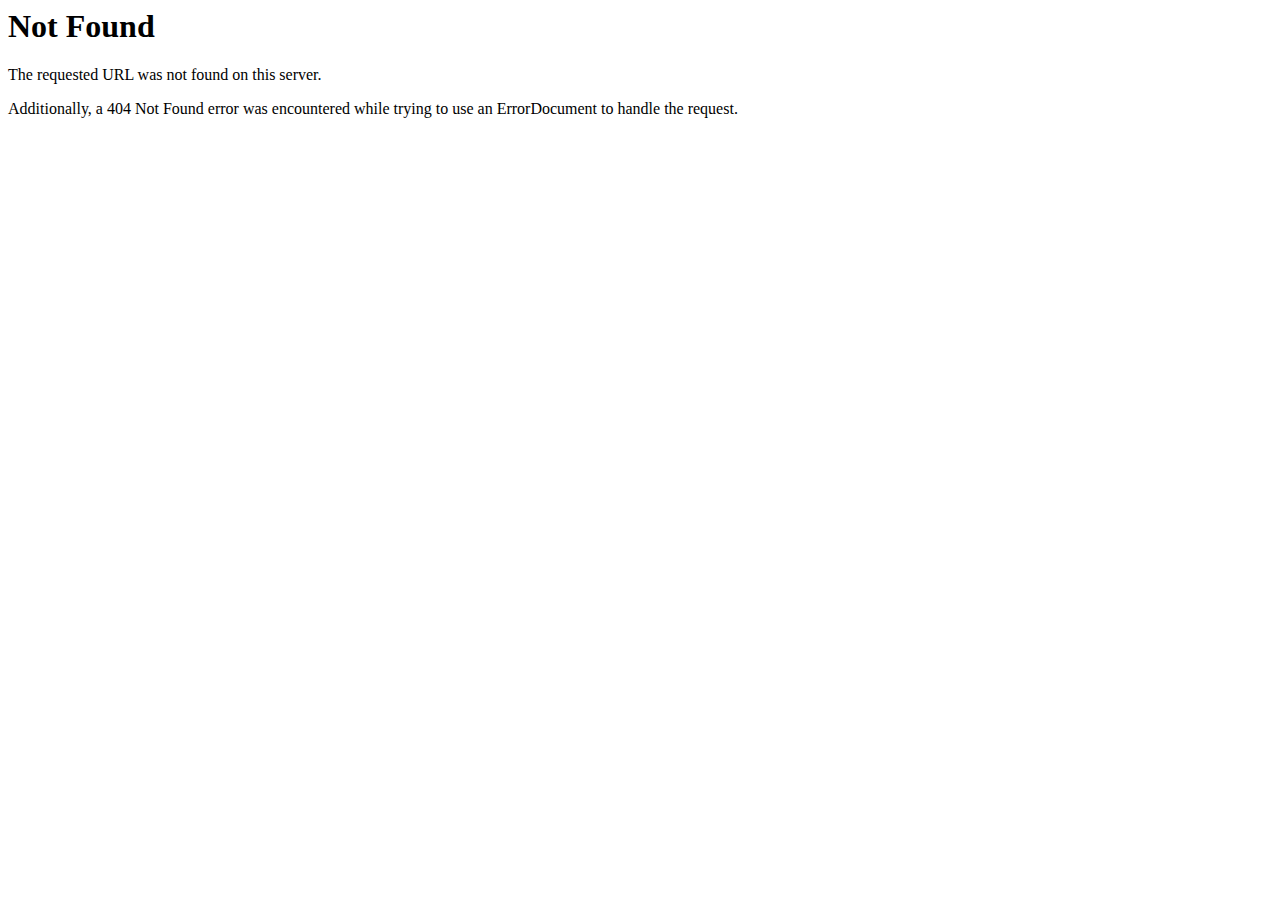
<file: a¬ndex.html>
<!DOCTYPE HTML PUBLIC "-//IETF//DTD HTML 2.0//EN">
<html><head>
<title>404 Not Found</title>
</head><body>
<h1>Not Found</h1>
<p>The requested URL was not found on this server.</p>
<p>Additionally, a 404 Not Found
error was encountered while trying to use an ErrorDocument to handle the request.</p>
</body></html>
</file>
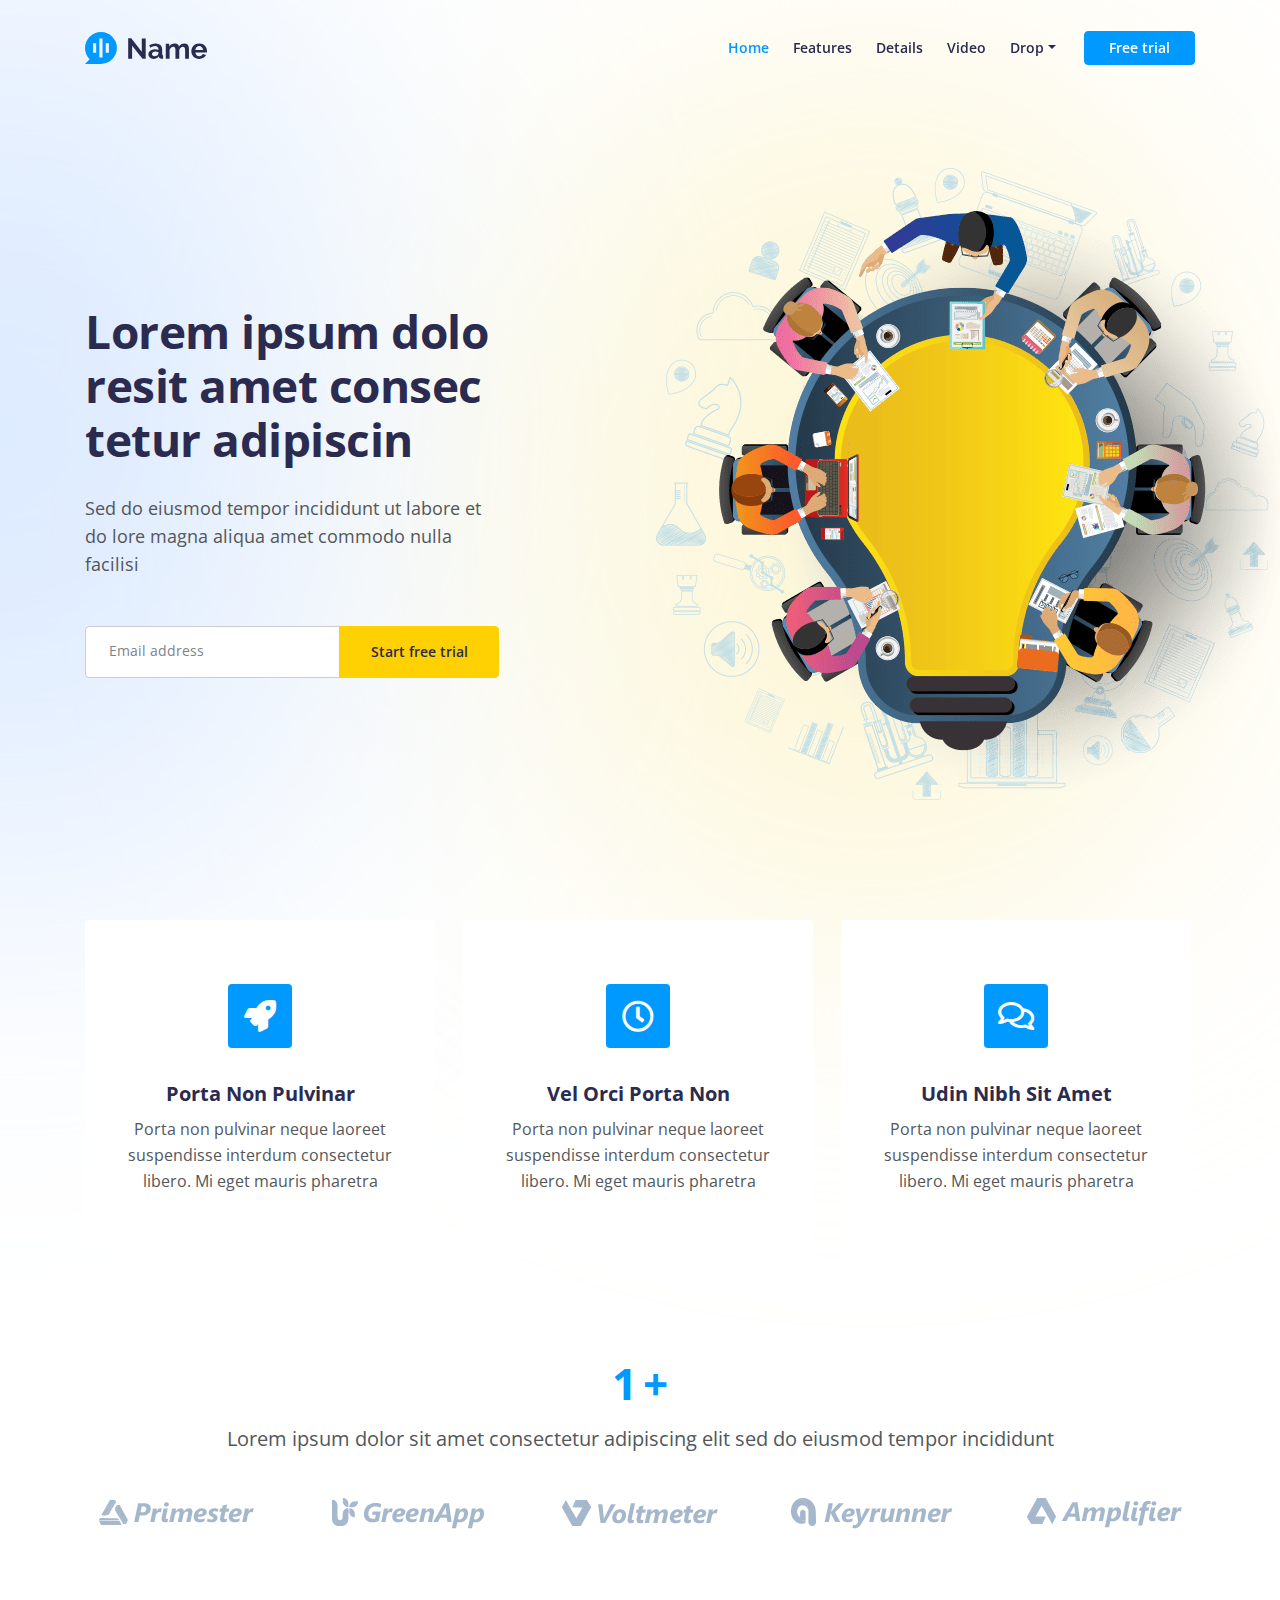
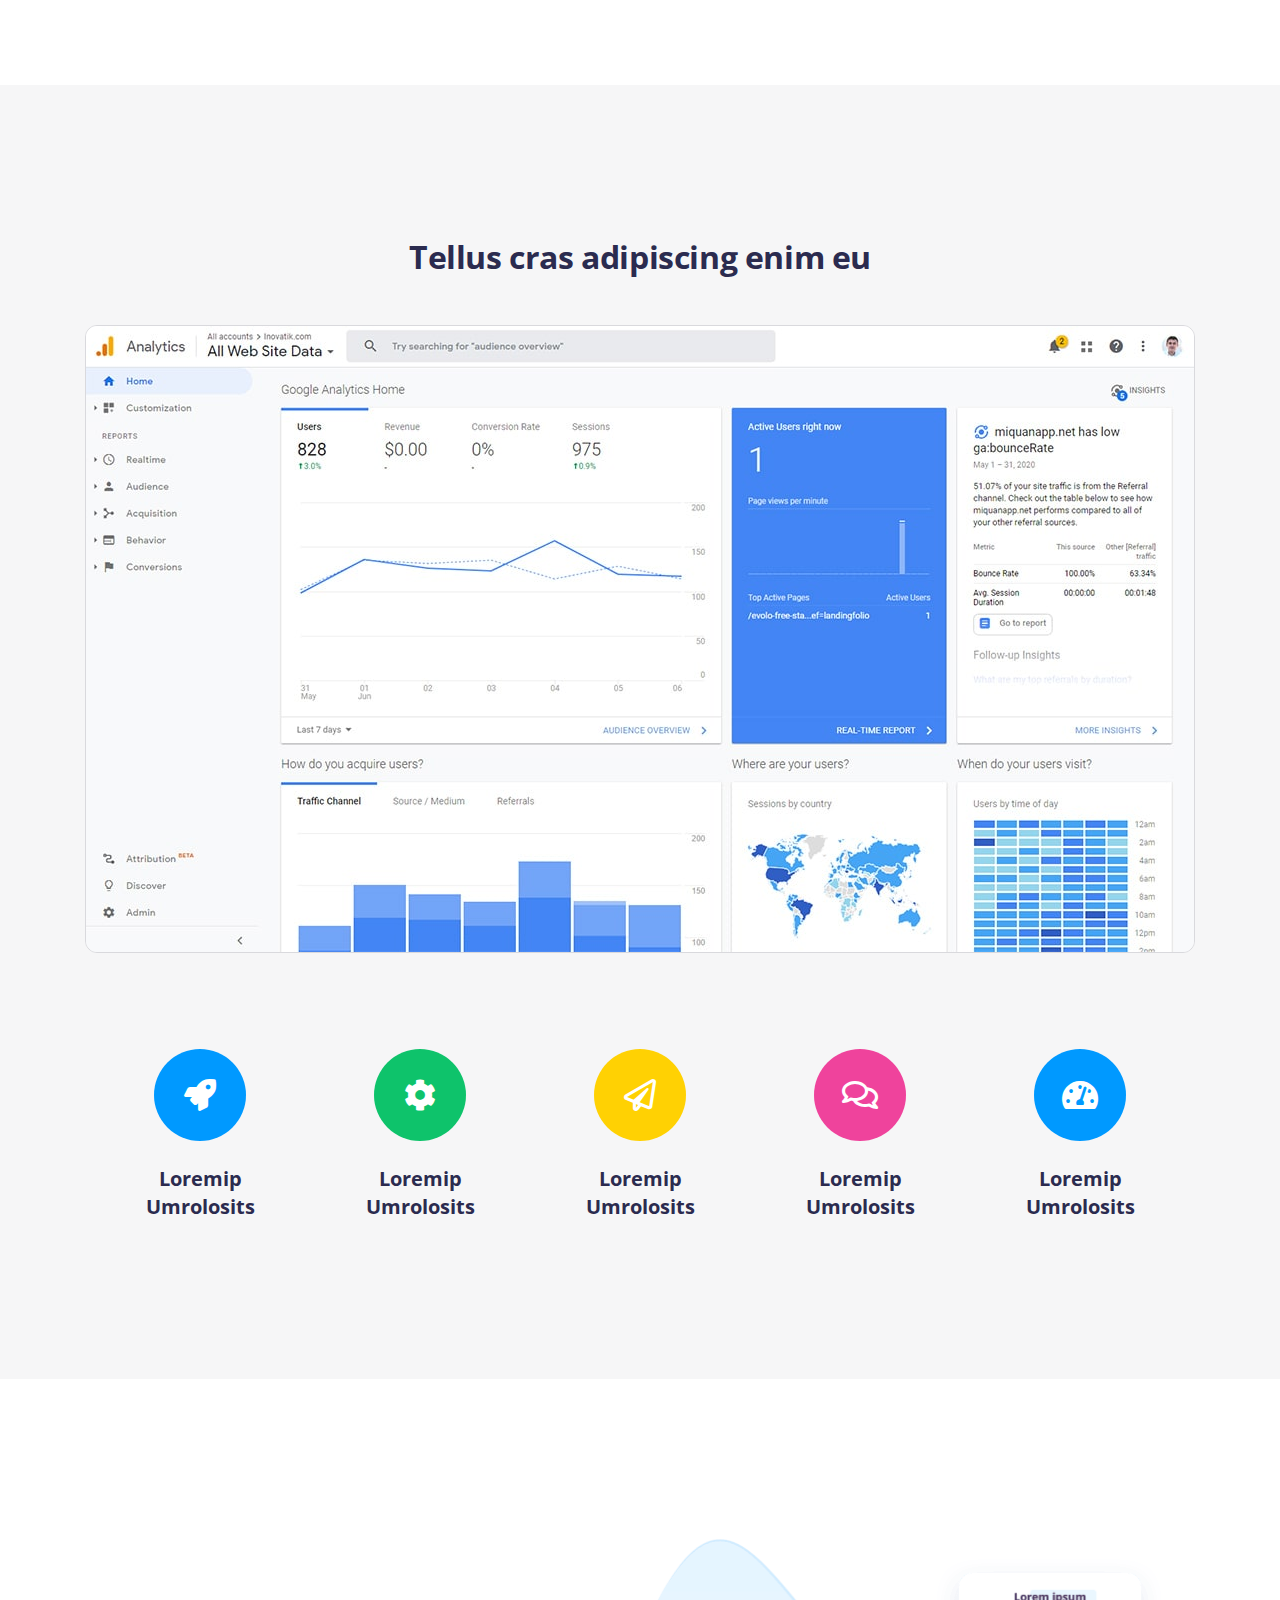
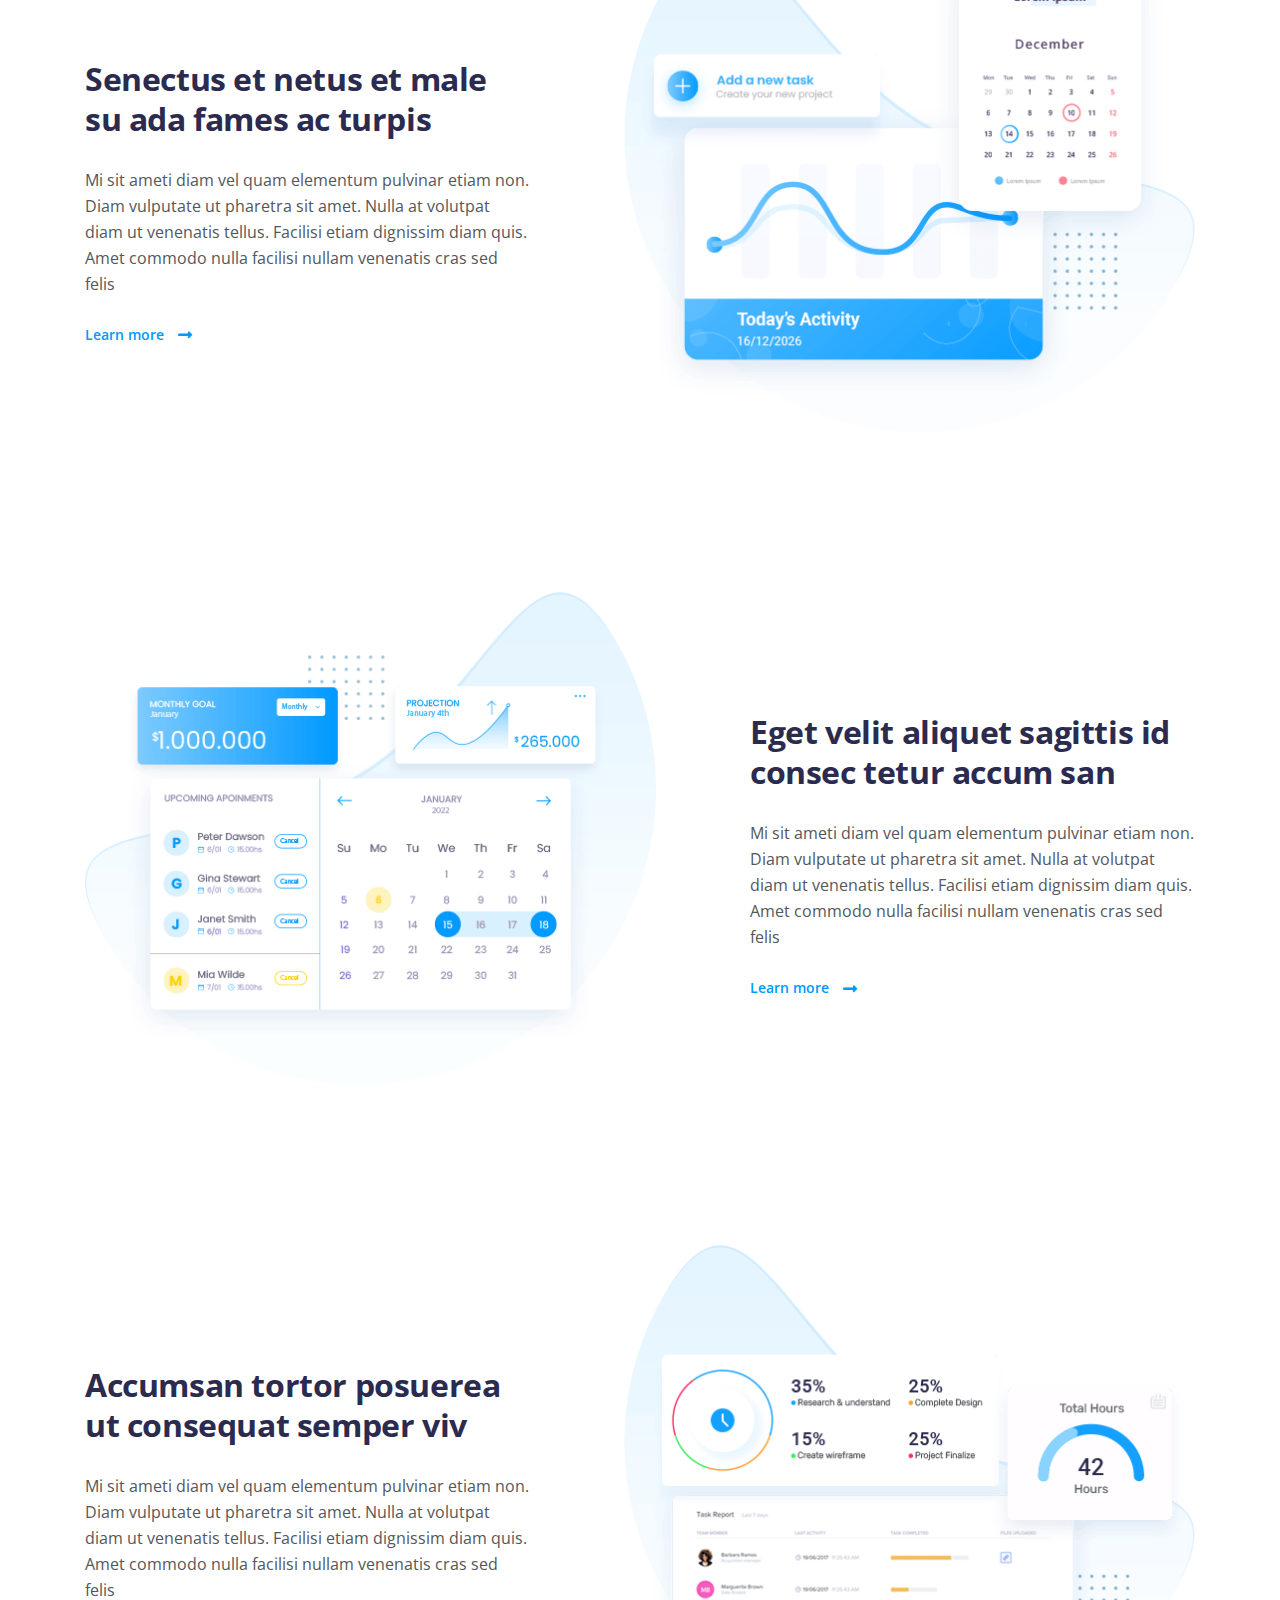
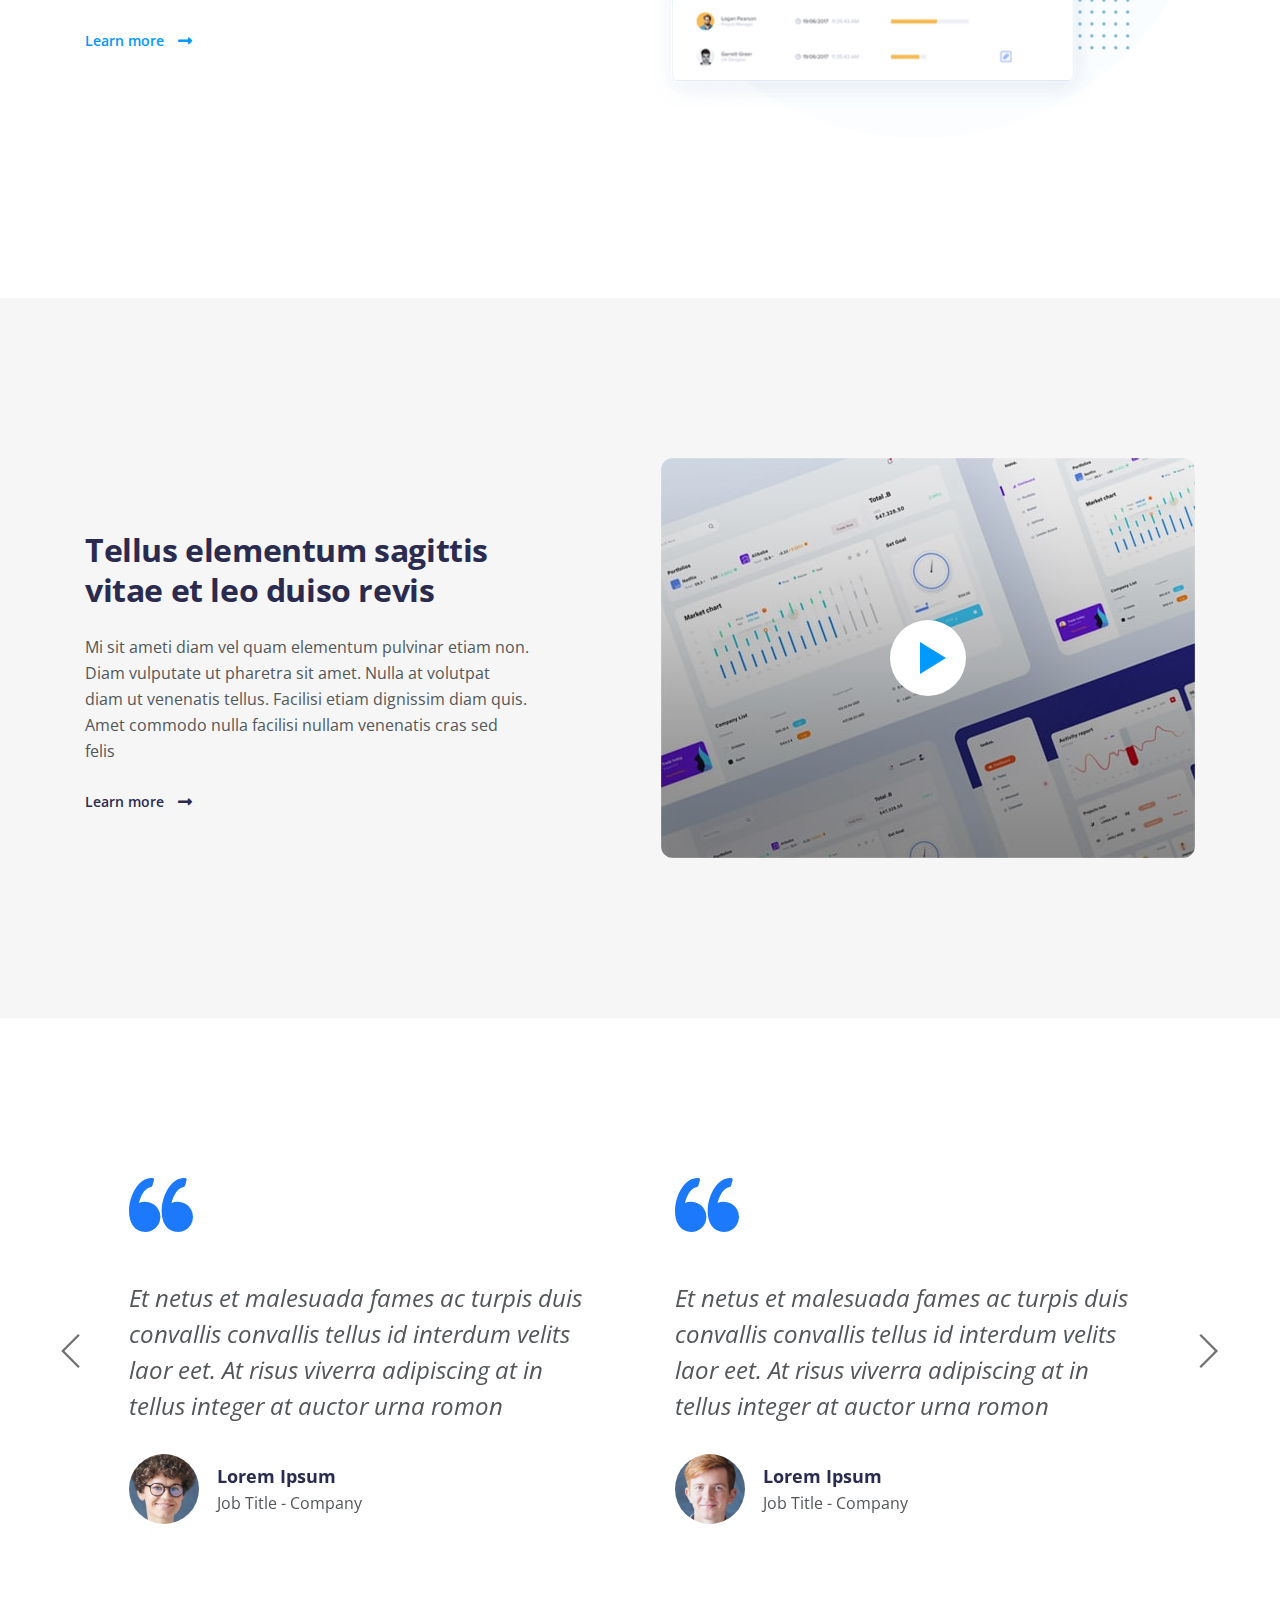
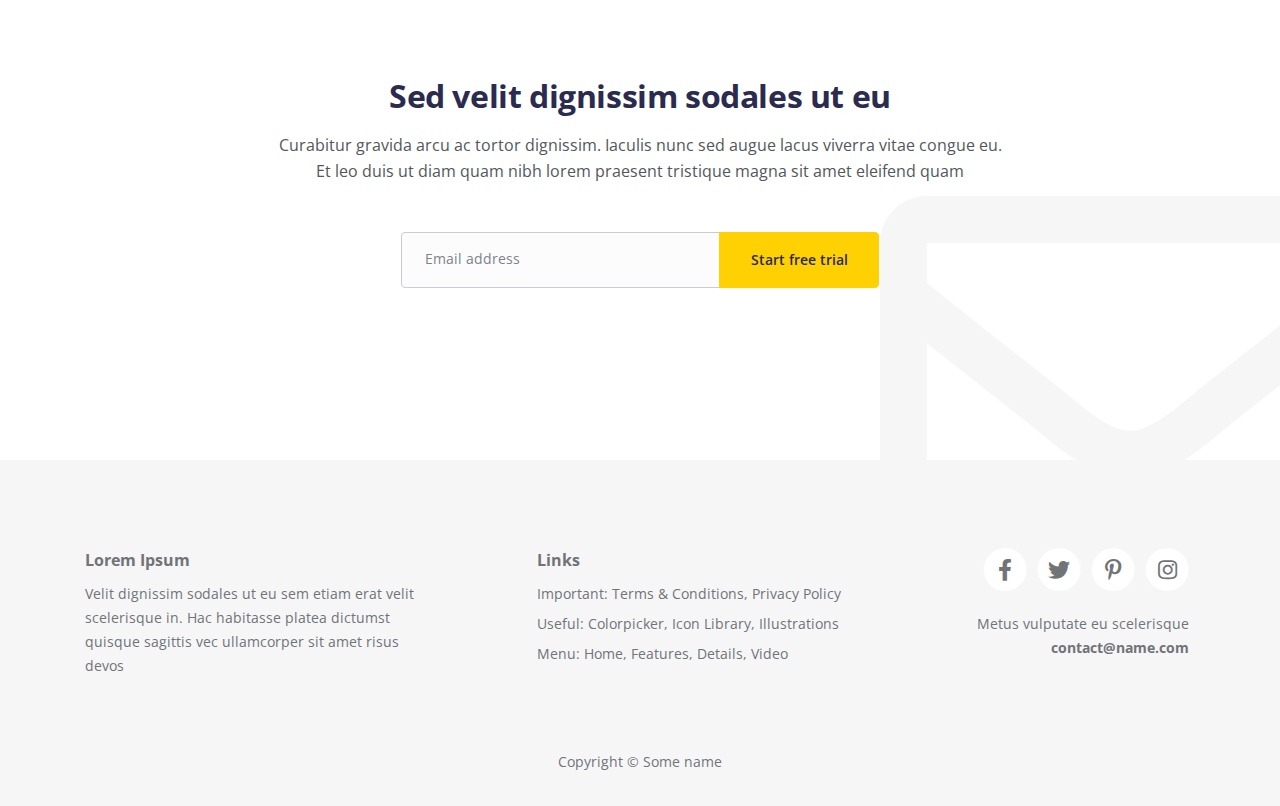
<file: index-2.html>
<!DOCTYPE html>
<html lang="en">
    
<!-- Mirrored from htmlrev.com/preview/alfy/index.html by HTTrack Website Copier/3.x [XR&CO'2014], Sun, 09 Oct 2022 09:54:59 GMT -->
<head>
        <meta charset="utf-8">
        <meta name="viewport" content="width=device-width, initial-scale=1, shrink-to-fit=no">
        
        <!-- SEO Meta Tags -->
        <meta name="description" content="Your description">
        <meta name="author" content="Your name">

        <!-- OG Meta Tags to improve the way the post looks when you share the page on Facebook, Twitter, LinkedIn -->
        <meta property="og:site_name" content="" /> <!-- website name -->
        <meta property="og:site" content="" /> <!-- website link -->
        <meta property="og:title" content=""/> <!-- title shown in the actual shared post -->
        <meta property="og:description" content="" /> <!-- description shown in the actual shared post -->
        <meta property="og:image" content="" /> <!-- image link, make sure it's jpg -->
        <meta property="og:url" content="" /> <!-- where do you want your post to link to -->
        <meta name="twitter:card" content="summary_large_image"> <!-- to have large image post format in Twitter -->

        <!-- Webpage Title -->
        <title>Webpage Title</title>
        
        <!-- Styles -->
        <link rel="preconnect" href="https://fonts.gstatic.com/">
        <link href="https://fonts.googleapis.com/css2?family=Open+Sans:ital,wght@0,400;0,600;0,700;1,400;1,600&amp;display=swap" rel="stylesheet">
        <link href="css/bootstrap.css" rel="stylesheet">
        <link href="css/fontawesome-all.css" rel="stylesheet">
        <link href="css/swiper.css" rel="stylesheet">
        <link href="css/magnific-popup.css" rel="stylesheet">
        <link href="css/styles.css" rel="stylesheet">
        
        <!-- Favicon  -->
        <link rel="icon" href="images/favicon.png">
    </head>
    <body data-spy="scroll" data-target=".fixed-top">
        
        <!-- Navigation -->
        <nav class="navbar navbar-expand-lg fixed-top navbar-light">
            <div class="container">
                
                <!-- Text Logo - Use this if you don't have a graphic logo -->
                <!-- <a class="navbar-brand logo-text page-scroll" href="index.html">Name</a> -->

                <!-- Image Logo -->
                <a class="navbar-brand logo-image" href="index-2.html"><img src="images/logo.svg" alt="alternative"></a> 

                <button class="navbar-toggler p-0 border-0" type="button" data-toggle="offcanvas">
                    <span class="navbar-toggler-icon"></span>
                </button>

                <div class="navbar-collapse offcanvas-collapse" id="navbarsExampleDefault">
                    <ul class="navbar-nav ml-auto">
                        <li class="nav-item">
                            <a class="nav-link page-scroll" href="#header">Home <span class="sr-only">(current)</span></a>
                        </li>
                        <li class="nav-item">
                            <a class="nav-link page-scroll" href="#features">Features</a>
                        </li>
                        <li class="nav-item">
                            <a class="nav-link page-scroll" href="#details">Details</a>
                        </li>
                        <li class="nav-item">
                            <a class="nav-link page-scroll" href="#video">Video</a>
                        </li>
                        <li class="nav-item dropdown">
                            <a class="nav-link dropdown-toggle" href="#" id="dropdown01" data-toggle="dropdown" aria-haspopup="true" aria-expanded="false">Drop</a>
                            <div class="dropdown-menu" aria-labelledby="dropdown01">
                                <a class="dropdown-item page-scroll" href="article.html">Article Details</a>
                                <div class="dropdown-divider"></div>
                                <a class="dropdown-item page-scroll" href="terms.html">Terms Conditions</a>
                                <div class="dropdown-divider"></div>
                                <a class="dropdown-item page-scroll" href="privacy.html">Privacy Policy</a>
                            </div>
                        </li>
                    </ul>
                    <span class="nav-item">
                        <a class="btn-solid-sm page-scroll" href="#header">Free trial</a>
                    </span>
                </div> <!-- end of navbar-collapse -->
            </div> <!-- end of container -->
        </nav> <!-- end of navbar -->
        <!-- end of navigation -->


        <!-- Header -->
        <header id="header" class="header">
            <div class="container">
                <div class="row">
                    <div class="col-lg-6 col-xl-5">
                        <div class="text-container">
                            <h1>Lorem ipsum dolo resit amet consec tetur adipiscin</h1>
                            <p class="p-large">Sed do eiusmod tempor incididunt ut labore et do lore magna aliqua amet commodo nulla facilisi</p>
                            
                            <!-- Sign Up Form -->
                            <form>
                                <div class="form-group">
                                    <input type="email" class="form-control-input" id="semail" required>
                                    <label class="label-control" for="semail">Email address</label>
                                </div>
                                <div class="form-group">
                                    <button type="submit" class="form-control-submit-button">Start free trial</button>
                                </div>
                            </form>
                            <!-- end of sign up form -->
                        </div> <!-- end of text-container -->
                    </div> <!-- end of col -->
                    <div class="col-lg-6 col-xl-7">
                        <div class="image-container">
                            <img class="img-fluid" src="images/header-bulb-table.png" alt="alternative">
                        </div> <!-- end of image-container -->
                    </div> <!-- end of col -->
                </div> <!-- end of row -->
                <div class="row">
                    <div class="col-lg-12">

                        <!-- Card -->
                        <div class="card first">
                            <div class="card-icon">
                                <span class="fas fa-rocket green"></span>
                            </div>
                            <div class="card-body">
                                <h5 class="card-title">Porta Non Pulvinar</h5>
                                <div class="card-text">Porta non pulvinar neque laoreet suspendisse interdum consectetur libero. Mi eget mauris pharetra</div>
                            </div>
                        </div>
                        <!-- end of card -->

                        <!-- Card -->
                        <div class="card second">
                            <div class="card-icon">
                                <span class="far fa-clock green"></span>
                            </div>
                            <div class="card-body">
                                <h5 class="card-title">Vel Orci Porta Non</h5>
                                <div class="card-text">Porta non pulvinar neque laoreet suspendisse interdum consectetur libero. Mi eget mauris pharetra</div>
                            </div>
                        </div>
                        <!-- end of card -->

                        <!-- Card -->
                        <div class="card third">
                            <div class="card-icon">
                                <span class="far fa-comments green"></span>
                            </div>
                            <div class="card-body">
                                <h5 class="card-title">Udin Nibh Sit Amet</h5>
                                <div class="card-text">Porta non pulvinar neque laoreet suspendisse interdum consectetur libero. Mi eget mauris pharetra</div>
                            </div>
                        </div>
                        <!-- end of card -->

                    </div> <!-- end of col -->
                </div> <!-- end of row -->
            </div> <!-- end of container -->
        </header> <!-- end of header -->
        <!-- end of header -->


        <!-- Customers -->
        <div class="slider-1">
            <div class="container">
                <div class="row">
                    <div class="col-lg-12">
                        
                        <!-- Counter -->
                        <div id="counter">
                            <div class="cell">
                                <div class="counter-value number-count" data-count="2500">1</div>
                            </div>
                        </div>
                        <!-- end of counter -->

                        <p class="p-large">Lorem ipsum dolor sit amet consectetur adipiscing elit sed do eiusmod tempor incididunt</p>

                        <!-- Image Slider -->
                        <div class="slider-container">
                            <div class="swiper-container image-slider">
                                <div class="swiper-wrapper">
                                    <div class="swiper-slide">
                                        <img class="img-fluid" src="images/customer-logo-1.png" alt="alternative">
                                    </div>
                                    <div class="swiper-slide">
                                        <img class="img-fluid" src="images/customer-logo-2.png" alt="alternative">
                                    </div>
                                    <div class="swiper-slide">
                                        <img class="img-fluid" src="images/customer-logo-3.png" alt="alternative">
                                    </div>
                                    <div class="swiper-slide">
                                        <img class="img-fluid" src="images/customer-logo-4.png" alt="alternative">
                                    </div>
                                    <div class="swiper-slide">
                                        <img class="img-fluid" src="images/customer-logo-5.png" alt="alternative">
                                    </div>
                                    <div class="swiper-slide">
                                        <img class="img-fluid" src="images/customer-logo-6.png" alt="alternative">
                                    </div>
                                </div> <!-- end of swiper-wrapper -->
                            </div> <!-- end of swiper container -->
                        </div> <!-- end of slider-container -->
                        <!-- end of image slider -->

                    </div> <!-- end of col -->
                </div> <!-- end of row -->
            </div> <!-- end of container -->
        </div> <!-- end of slider-1 -->
        <!-- end of customers -->


        <!-- Features -->
        <div id="features" class="basic-1 bg-gray">
            <div class="container">
                <div class="row">
                    <div class="col-lg-12">
                        <h2 class="h2-heading">Tellus cras adipiscing enim eu</h2>
                        <img class="img-fluid" src="images/features.jpg" alt="alternative">
                    </div> <!-- end of col -->
                </div> <!-- end of row -->
                <div class="row">
                    <div class="col-lg-12">

                        <!-- Feature -->
                        <div class="feature-container">
                            <div class="feature-icon">
                                <span class="fas fa-rocket"></span>
                            </div> <!-- feature-icon -->
                            <h5>Loremip Umrolosits</h5>
                        </div> <!-- feature-container -->
                        <!-- end of feature -->

                        <!-- Feature -->
                        <div class="feature-container">
                            <div class="feature-icon second">
                                <span class="fas fa-cog"></span>
                            </div> <!-- feature-icon -->
                            <h5>Loremip Umrolosits</h5>
                        </div> <!-- feature-container -->
                        <!-- end of feature -->

                        <!-- Feature -->
                        <div class="feature-container">
                            <div class="feature-icon third">
                                <span class="far fa-paper-plane"></span>
                            </div> <!-- feature-icon -->
                            <h5>Loremip Umrolosits</h5>
                        </div> <!-- feature-container -->
                        <!-- end of feature -->

                        <!-- Feature -->
                        <div class="feature-container">
                            <div class="feature-icon fourth">
                                <span class="far fa-comments"></span>
                            </div> <!-- feature-icon -->
                            <h5>Loremip Umrolosits</h5>
                        </div> <!-- feature-container -->
                        <!-- end of feature -->

                        <!-- Feature -->
                        <div class="feature-container">
                            <div class="feature-icon fifth">
                                <span class="fas fa-tachometer-alt"></span>
                            </div> <!-- feature-icon -->
                            <h5>Loremip Umrolosits</h5>
                        </div> <!-- feature-container -->
                        <!-- end of feature -->

                    </div> <!-- end of col -->
                </div> <!-- end of row -->
            </div> <!-- end of container -->
        </div> <!-- end of basic-1 -->
        <!-- end of features -->


        <!-- Details 1 -->
        <div id="details" class="basic-2">
            <div class="container">
                <div class="row">
                    <div class="col-lg-5">
                        <div class="text-container">
                            <h2>Senectus et netus et male su ada fames ac turpis</h2>
                            <p>Mi sit ameti diam vel quam elementum pulvinar etiam non. Diam vulputate ut pharetra sit amet. Nulla at volutpat diam ut venenatis tellus. Facilisi etiam dignissim diam quis. Amet commodo nulla facilisi nullam venenatis cras sed felis</p>
                            <a class="read-more no-line blue" href="article.html">Learn more <span class="fas fa-long-arrow-alt-right"></span></a>
                        </div> <!-- end of text-container -->
                    </div> <!-- end of col -->
                    <div class="col-lg-7">
                        <div class="image-container">
                            <img class="img-fluid" src="images/details-1.png" alt="alternative">
                        </div> <!-- end of image-container -->
                    </div> <!-- end of col -->
                </div> <!-- end of row -->
            </div> <!-- end of container -->
        </div> <!-- end of basic-2 -->
        <!-- end of details 1 -->


        <!-- Details 2 -->
        <div class="basic-3">
            <div class="container">
                <div class="row">
                    <div class="col-lg-7">
                        <div class="image-container">
                            <img class="img-fluid" src="images/details-2.png" alt="alternative">
                        </div> <!-- end of image-container -->
                    </div> <!-- end of col -->
                    <div class="col-lg-5">
                        <div class="text-container">
                            <h2>Eget velit aliquet sagittis id consec tetur accum san</h2>
                            <p>Mi sit ameti diam vel quam elementum pulvinar etiam non. Diam vulputate ut pharetra sit amet. Nulla at volutpat diam ut venenatis tellus. Facilisi etiam dignissim diam quis. Amet commodo nulla facilisi nullam venenatis cras sed felis</p>
                            <a class="read-more no-line blue" href="article.html">Learn more <span class="fas fa-long-arrow-alt-right"></span></a>
                        </div> <!-- end of text-container -->
                    </div> <!-- end of col -->
                </div> <!-- end of row -->
            </div> <!-- end of container -->
        </div> <!-- end of basic-3 -->
        <!-- end of details 2 -->


        <!-- Details 3 -->
        <div class="basic-4">
            <div class="container">
                <div class="row">
                    <div class="col-lg-5">
                        <div class="text-container">
                            <h2>Accumsan tortor posuerea ut consequat semper viv</h2>
                            <p>Mi sit ameti diam vel quam elementum pulvinar etiam non. Diam vulputate ut pharetra sit amet. Nulla at volutpat diam ut venenatis tellus. Facilisi etiam dignissim diam quis. Amet commodo nulla facilisi nullam venenatis cras sed felis</p>
                            <a class="read-more no-line blue" href="article.html">Learn more <span class="fas fa-long-arrow-alt-right"></span></a>
                        </div> <!-- end of text-container -->
                    </div> <!-- end of col -->
                    <div class="col-lg-7">
                        <div class="image-container">
                            <img class="img-fluid" src="images/details-3.png" alt="alternative">
                        </div> <!-- end of image-container -->
                    </div> <!-- end of col -->
                </div> <!-- end of row -->
            </div> <!-- end of container -->
        </div> <!-- end of basic-4 -->
        <!-- end of details 3 -->


        <!-- Video -->
        <div id="video" class="basic-5 bg-gray">
            <div class="container">
                <div class="row">
                    <div class="col-lg-6">
                        <div class="text-container">
                            <h2>Tellus elementum sagittis vitae et leo duiso revis</h2>
                            <p>Mi sit ameti diam vel quam elementum pulvinar etiam non. Diam vulputate ut pharetra sit amet. Nulla at volutpat diam ut venenatis tellus. Facilisi etiam dignissim diam quis. Amet commodo nulla facilisi nullam venenatis cras sed felis</p>
                            <a class="read-more no-line" href="article.html">Learn more <span class="fas fa-long-arrow-alt-right"></span></a>
                        </div> <!-- end of text-container -->
                    </div> <!-- end of col -->
                    <div class="col-lg-6">
                        
                        <!-- Video Preview -->
                        <div class="video-wrapper">
                            <a class="popup-youtube" href="https://www.youtube.com/watch?v=fLCjQJCekTs" data-effect="fadeIn">
                                <img class="img-fluid" src="images/video-preview.jpg" alt="alternative">
                                <span class="video-play-button">
                                    <span></span>
                                </span>
                            </a>
                        </div> <!-- end of video-wrapper -->
                        <!-- end of video preview -->

                    </div> <!-- end of col -->
                </div> <!-- end of row -->
            </div> <!-- end of container -->
        </div> <!-- end of basic-5 -->
        <!-- end of video -->


        <!-- Testimonials -->
        <div class="slider-2">
            <div class="container">
                <div class="row">
                    <div class="col-lg-12">

                        <!-- Card Slider -->
                        <div class="slider-container">
                            <div class="swiper-container card-slider">
                                <div class="swiper-wrapper">
                                    
                                    <!-- Slide -->
                                    <div class="swiper-slide">
                                        <div class="card">
                                            <img class="quotes" src="images/quotes.svg" alt="alternative">
                                            <div class="card-body">
                                                <p class="testimonial-text">Et netus et malesuada fames ac turpis duis convallis convallis tellus id interdum velits laor eet. At risus viverra adipiscing at in tellus integer at auctor urna romon</p>
                                                <div class="details">
                                                    <img class="testimonial-image" src="images/testimonial-1.jpg" alt="alternative">
                                                    <div class="text">
                                                        <div class="testimonial-author">Lorem Ipsum</div>
                                                        <div class="occupation">Job Title - Company</div>
                                                    </div> <!-- end of text -->
                                                </div> <!-- end of testimonial-details -->
                                            </div>
                                        </div> 
                                    </div> <!-- end of swiper-slide -->
                                    <!-- end of slide -->

                                    <!-- Slide -->
                                    <div class="swiper-slide">
                                        <div class="card">
                                            <img class="quotes" src="images/quotes.svg" alt="alternative">
                                            <div class="card-body">
                                                <p class="testimonial-text">Et netus et malesuada fames ac turpis duis convallis convallis tellus id interdum velits laor eet. At risus viverra adipiscing at in tellus integer at auctor urna romon</p>
                                                <div class="details">
                                                    <img class="testimonial-image" src="images/testimonial-2.jpg" alt="alternative">
                                                    <div class="text">
                                                        <div class="testimonial-author">Lorem Ipsum</div>
                                                        <div class="occupation">Job Title - Company</div>
                                                    </div> <!-- end of text -->
                                                </div> <!-- end of testimonial-details -->
                                            </div>
                                        </div> 
                                    </div> <!-- end of swiper-slide -->
                                    <!-- end of slide -->

                                    <!-- Slide -->
                                    <div class="swiper-slide">
                                        <div class="card">
                                            <img class="quotes" src="images/quotes.svg" alt="alternative">
                                            <div class="card-body">
                                                <p class="testimonial-text">Et netus et malesuada fames ac turpis duis convallis convallis tellus id interdum velits laor eet. At risus viverra adipiscing at in tellus integer at auctor urna romon</p>
                                                <div class="details">
                                                    <img class="testimonial-image" src="images/testimonial-3.jpg" alt="alternative">
                                                    <div class="text">
                                                        <div class="testimonial-author">Lorem Ipsum</div>
                                                        <div class="occupation">Job Title - Company</div>
                                                    </div> <!-- end of text -->
                                                </div> <!-- end of testimonial-details -->
                                            </div>
                                        </div> 
                                    </div> <!-- end of swiper-slide -->
                                    <!-- end of slide -->

                                    <!-- Slide -->
                                    <div class="swiper-slide">
                                        <div class="card">
                                            <img class="quotes" src="images/quotes.svg" alt="alternative">
                                            <div class="card-body">
                                                <p class="testimonial-text">Et netus et malesuada fames ac turpis duis convallis convallis tellus id interdum velits laor eet. At risus viverra adipiscing at in tellus integer at auctor urna romon</p>
                                                <div class="details">
                                                    <img class="testimonial-image" src="images/testimonial-4.jpg" alt="alternative">
                                                    <div class="text">
                                                        <div class="testimonial-author">Lorem Ipsum</div>
                                                        <div class="occupation">Job Title - Company</div>
                                                    </div> <!-- end of text -->
                                                </div> <!-- end of testimonial-details -->
                                            </div>
                                        </div> 
                                    </div> <!-- end of swiper-slide -->
                                    <!-- end of slide -->

                                </div> <!-- end of swiper-wrapper -->
            
                                <!-- Add Arrows -->
                                <div class="swiper-button-next"></div>
                                <div class="swiper-button-prev"></div>
                                <!-- end of add arrows -->
            
                            </div> <!-- end of swiper-container -->
                        </div> <!-- end of slider-container -->
                        <!-- end of card slider -->

                    </div> <!-- end of col -->
                </div> <!-- end of row -->
            </div> <!-- end of container -->
        </div> <!-- end of slider-2 -->
        <!-- end of testimonials -->


        <!-- Registration -->
        <div class="form-1">
            <img class="decoration" src="images/registration-envelope.png" alt="alternative">
            <div class="container">
                <div class="row">
                    <div class="col-lg-12">
                        <h2 class="h2-heading">Sed velit dignissim sodales ut eu</h2>
                        <p class="p-heading">Curabitur gravida arcu ac tortor dignissim. Iaculis nunc sed augue lacus viverra vitae congue eu. Et leo duis ut diam quam nibh lorem praesent tristique magna sit amet eleifend quam</p>
                    </div> <!-- end of col -->
                </div> <!-- end of row -->
                <div class="row">
                    <div class="col-lg-12">
                        
                        <!-- Sign Up Form -->
                        <form>
                            <div class="form-group mail">
                                <input type="email" class="form-control-input" id="nemail" required>
                                <label class="label-control" for="nemail">Email address</label>
                                <div class="help-block with-errors"></div>
                            </div>
                            <div class="form-group">
                                <button type="submit" class="form-control-submit-button">Start free trial</button>
                            </div>
                            <div class="form-message">
                                <div id="nmsgSubmit" class="h3 text-center hidden"></div>
                            </div>
                        </form>
                        <!-- end of sign up form -->
                        
                    </div> <!-- end of col -->
                </div> <!-- end of row -->
            </div> <!-- end of container -->
        </div> <!-- end of form-1 -->
        <!-- end of registration -->


        <!-- Footer -->
        <div class="footer">
            <div class="container">
                <div class="row">
                    <div class="col-lg-12">
                        <div class="footer-col first">
                            <h6>Lorem Ipsum</h6>
                            <p class="p-small">Velit dignissim sodales ut eu sem etiam erat velit scelerisque in. Hac habitasse platea dictumst quisque sagittis vec ullamcorper sit amet risus devos</p>
                        </div> <!-- end of footer-col -->
                        <div class="footer-col second">
                            <h6>Links</h6>
                            <ul class="list-unstyled li-space-lg p-small">
                                <li>Important: <a href="terms.html">Terms & Conditions</a>, <a href="privacy.html">Privacy Policy</a></li>
                                <li>Useful: <a href="#">Colorpicker</a>, <a href="#">Icon Library</a>, <a href="#">Illustrations</a></li>
                                <li>Menu: <a class="page-scroll" href="#header">Home</a>, <a class="page-scroll" href="#features">Features</a>, <a class="page-scroll" href="#details">Details</a>, <a class="page-scroll" href="#video">Video</a></li>
                            </ul>
                        </div> <!-- end of footer-col -->
                        <div class="footer-col third">
                            <span class="fa-stack">
                                <a href="#your-link">
                                    <i class="fas fa-circle fa-stack-2x"></i>
                                    <i class="fab fa-facebook-f fa-stack-1x"></i>
                                </a>
                            </span>
                            <span class="fa-stack">
                                <a href="#your-link">
                                    <i class="fas fa-circle fa-stack-2x"></i>
                                    <i class="fab fa-twitter fa-stack-1x"></i>
                                </a>
                            </span>
                            <span class="fa-stack">
                                <a href="#your-link">
                                    <i class="fas fa-circle fa-stack-2x"></i>
                                    <i class="fab fa-pinterest-p fa-stack-1x"></i>
                                </a>
                            </span>
                            <span class="fa-stack">
                                <a href="#your-link">
                                    <i class="fas fa-circle fa-stack-2x"></i>
                                    <i class="fab fa-instagram fa-stack-1x"></i>
                                </a>
                            </span>
                            <p class="p-small">Metus vulputate eu scelerisque <a href="mailto:contact@name.com"><strong>contact@name.com</strong></a></p>
                        </div> <!-- end of footer-col -->
                    </div> <!-- end of col -->
                </div> <!-- end of row -->
            </div> <!-- end of container -->
        </div> <!-- end of footer -->  
        <!-- end of footer -->


        <!-- Copyright -->
        <div class="copyright">
            <div class="container">
                <div class="row">
                    <div class="col-lg-12">
                        <p class="p-small">Copyright © Some name</p>
                    </div> <!-- end of col -->
                </div> <!-- enf of row -->
            </div> <!-- end of container -->
        </div> <!-- end of copyright --> 
        <!-- end of copyright -->
        
            
        <!-- Scripts -->
        <script src="js/jquery.min.js"></script> <!-- jQuery for Bootstrap's JavaScript plugins -->
        <script src="js/bootstrap.min.js"></script> <!-- Bootstrap framework -->
        <script src="js/jquery.easing.min.js"></script> <!-- jQuery Easing for smooth scrolling between anchors -->
        <script src="js/jquery.magnific-popup.js"></script> <!-- Magnific Popup for lightboxes -->
        <script src="js/swiper.min.js"></script> <!-- Swiper for image and text sliders -->
        <script src="js/scripts.js"></script> <!-- Custom scripts -->
    </body>

<!-- Mirrored from htmlrev.com/preview/alfy/index.html by HTTrack Website Copier/3.x [XR&CO'2014], Sun, 09 Oct 2022 09:54:59 GMT -->
</html>
</file>
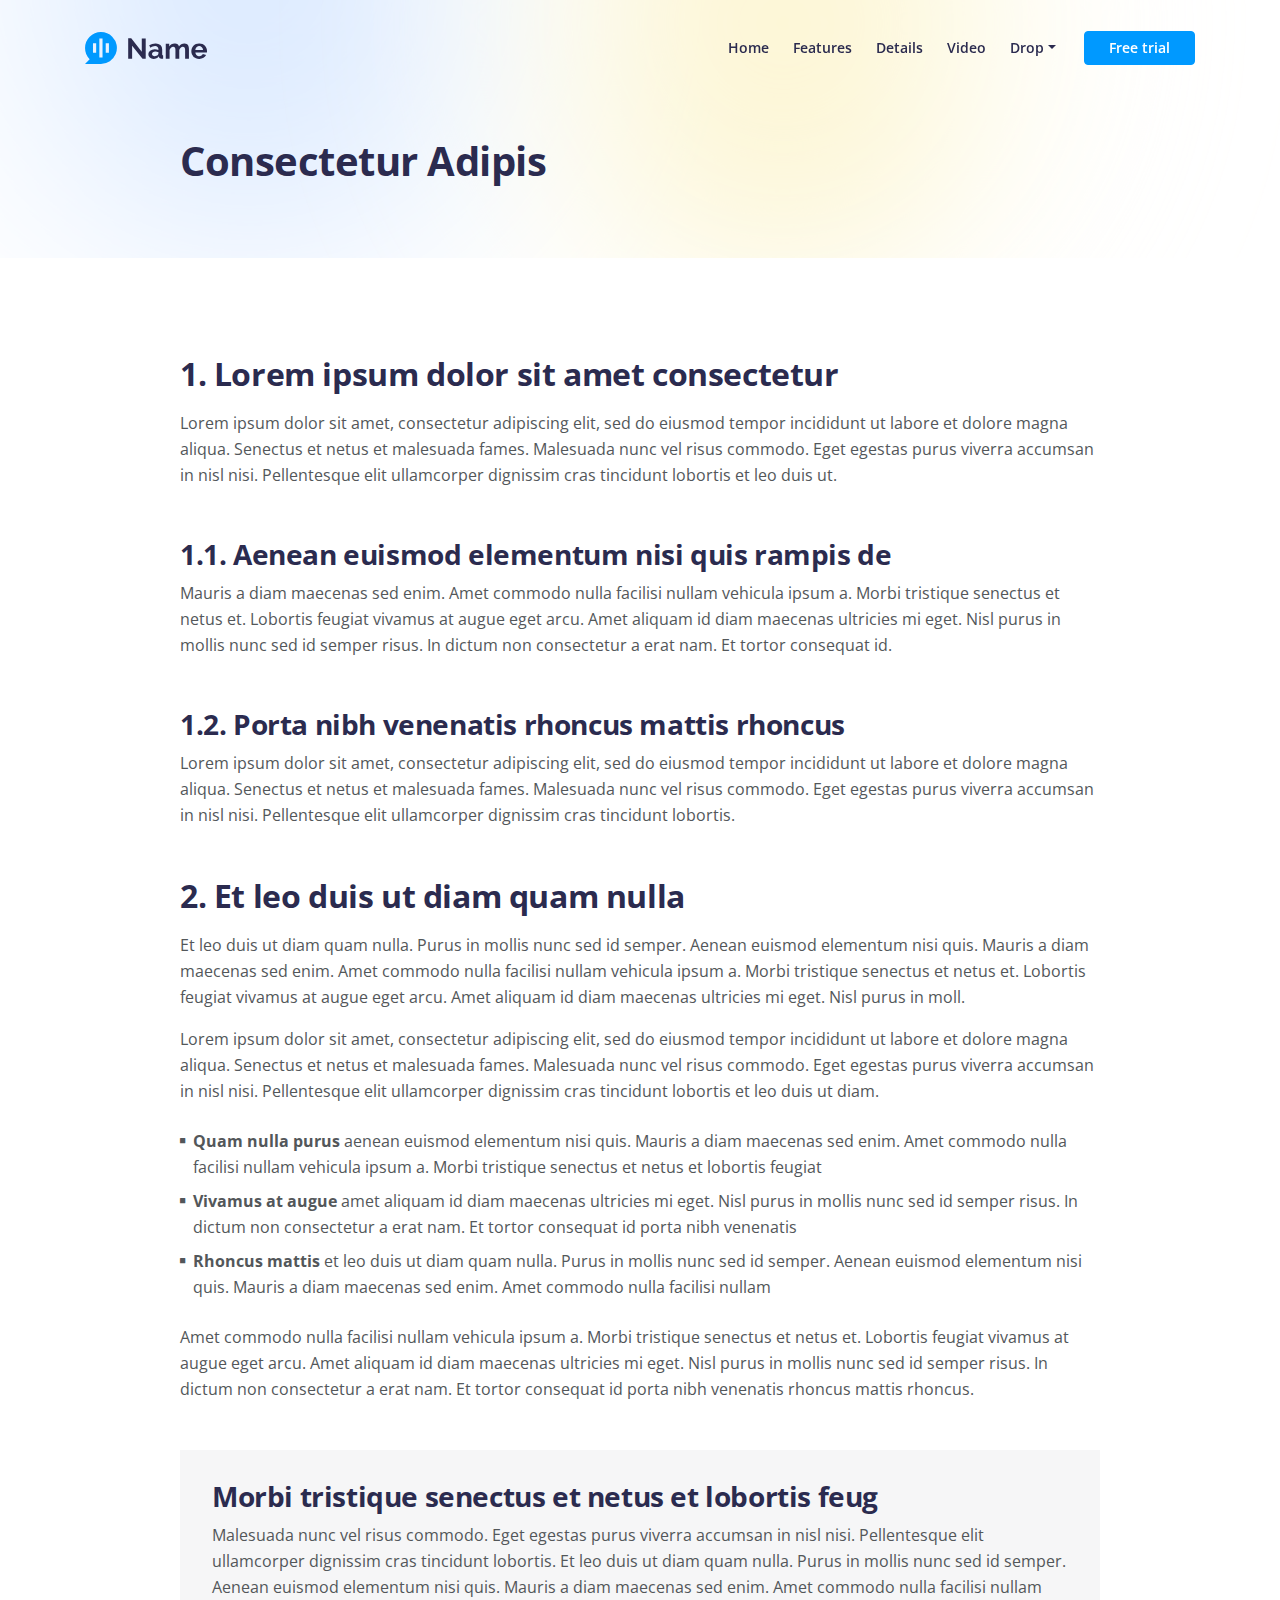
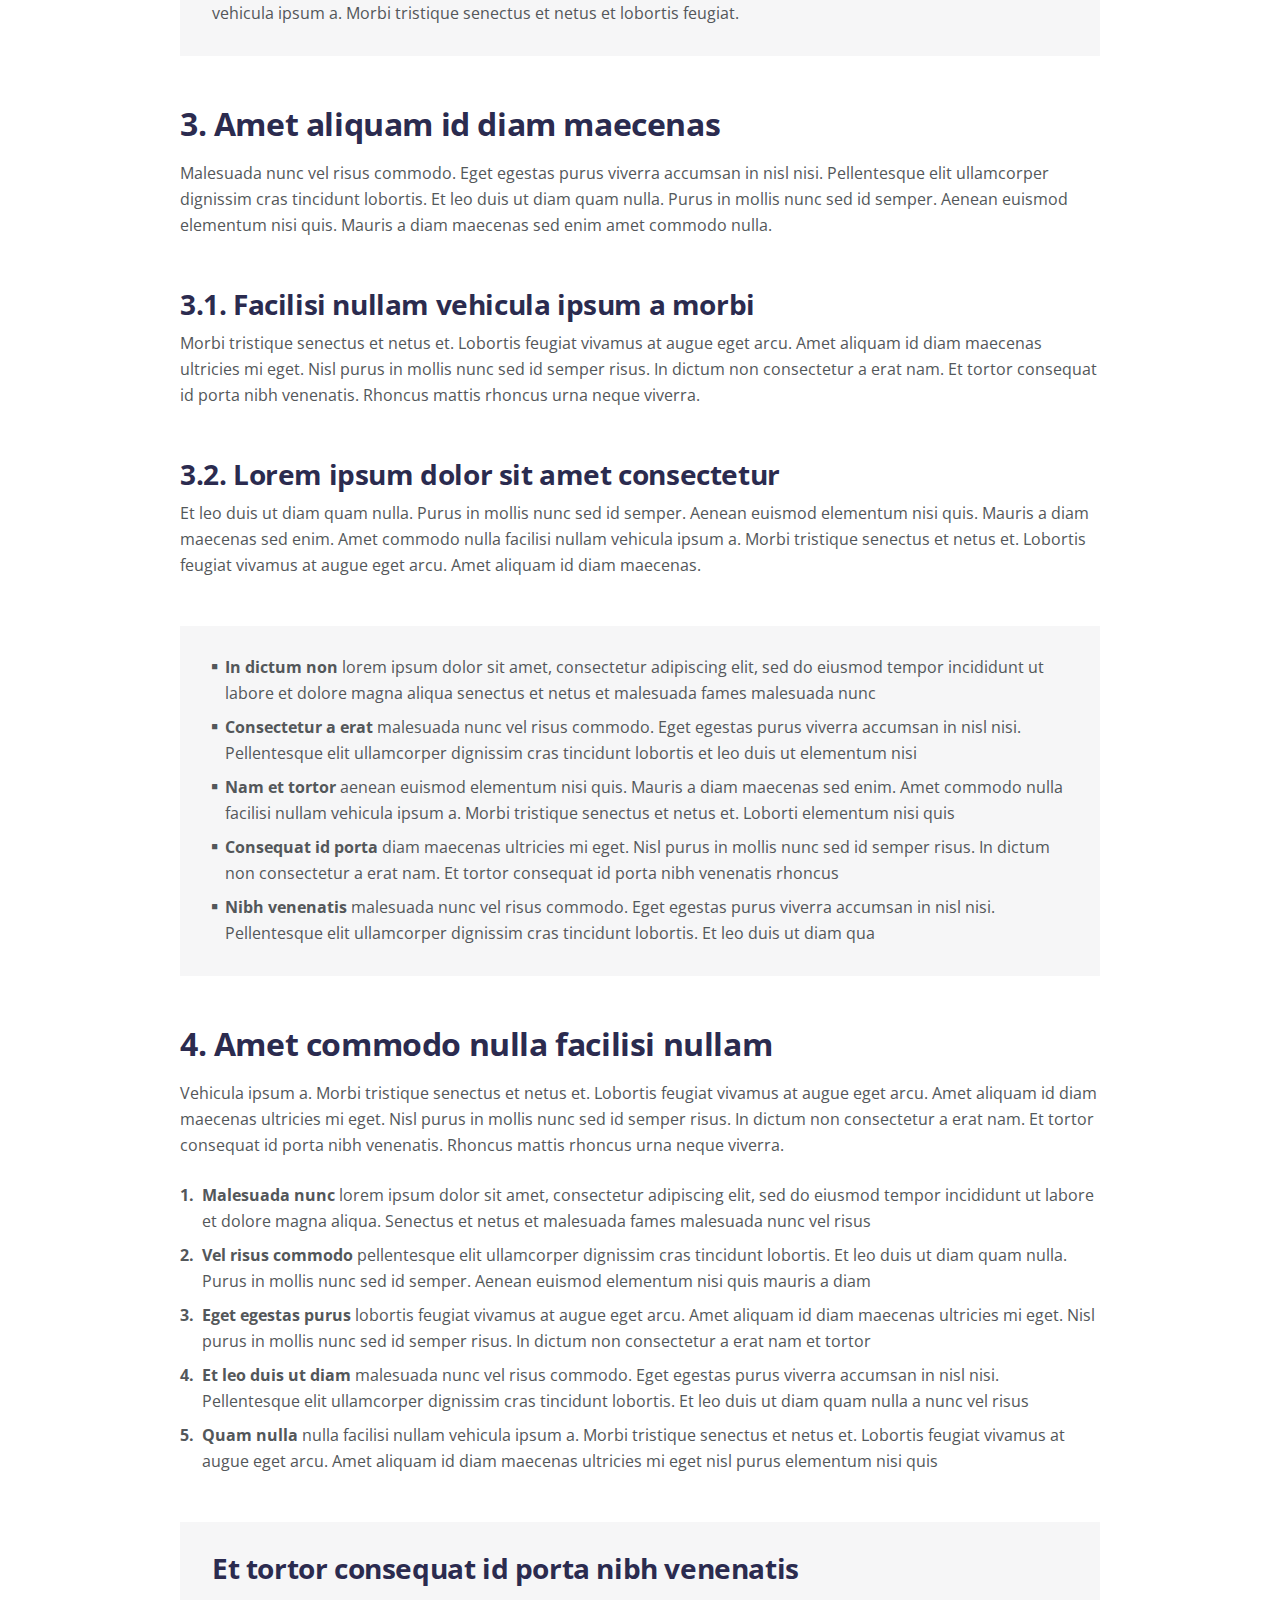
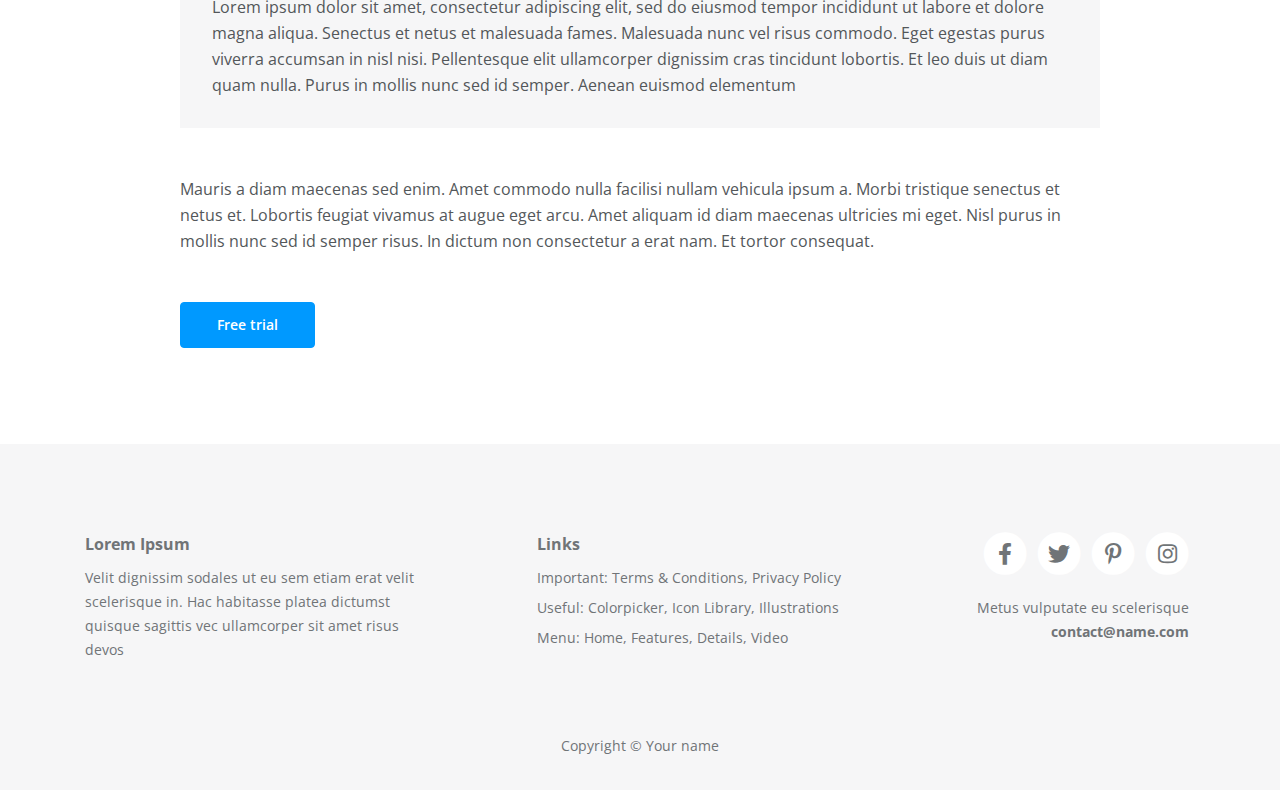
<file: privacy.html>
<!DOCTYPE html>
<html lang="en">
    
<!-- Mirrored from htmlrev.com/preview/alfy/privacy.html by HTTrack Website Copier/3.x [XR&CO'2014], Sun, 09 Oct 2022 09:54:59 GMT -->
<head>
        <meta charset="utf-8">
        <meta name="viewport" content="width=device-width, initial-scale=1, shrink-to-fit=no">
        
        <!-- SEO Meta Tags -->
        <meta name="description" content="Your description">
        <meta name="author" content="Your name">

        <!-- OG Meta Tags to improve the way the post looks when you share the page on Facebook, Twitter, LinkedIn -->
        <meta property="og:site_name" content="" /> <!-- website name -->
        <meta property="og:site" content="" /> <!-- website link -->
        <meta property="og:title" content=""/> <!-- title shown in the actual shared post -->
        <meta property="og:description" content="" /> <!-- description shown in the actual shared post -->
        <meta property="og:image" content="" /> <!-- image link, make sure it's jpg -->
        <meta property="og:url" content="" /> <!-- where do you want your post to link to -->
        <meta name="twitter:card" content="summary_large_image"> <!-- to have large image post format in Twitter -->

        <!-- Webpage Title -->
        <title>Privacy Policy</title>
        
        <!-- Styles -->
        <link rel="preconnect" href="https://fonts.gstatic.com/">
        <link href="https://fonts.googleapis.com/css2?family=Open+Sans:ital,wght@0,400;0,600;0,700;1,400;1,600&amp;display=swap" rel="stylesheet">
        <link href="css/bootstrap.css" rel="stylesheet">
        <link href="css/fontawesome-all.css" rel="stylesheet">
        <link href="css/swiper.css" rel="stylesheet">
        <link href="css/magnific-popup.css" rel="stylesheet">
        <link href="css/styles.css" rel="stylesheet">
        
        <!-- Favicon  -->
        <link rel="icon" href="images/favicon.png">
    </head>
    <body data-spy="scroll" data-target=".fixed-top">
        
        <!-- Navigation -->
        <nav class="navbar navbar-expand-lg fixed-top navbar-light">
            <div class="container">
                
                <!-- Text Logo - Use this if you don't have a graphic logo -->
                <!-- <a class="navbar-brand logo-text page-scroll" href="index.html">Name</a> -->

                <!-- Image Logo -->
                <a class="navbar-brand logo-image" href="index-2.html"><img src="images/logo.svg" alt="alternative"></a> 

                <button class="navbar-toggler p-0 border-0" type="button" data-toggle="offcanvas">
                    <span class="navbar-toggler-icon"></span>
                </button>

                <div class="navbar-collapse offcanvas-collapse" id="navbarsExampleDefault">
                    <ul class="navbar-nav ml-auto">
                        <li class="nav-item">
                            <a class="nav-link page-scroll" href="%c3%83%c2%acndex.html">Home <span class="sr-only">(current)</span></a>
                        </li>
                        <li class="nav-item">
                            <a class="nav-link page-scroll" href="index-2.html#features">Features</a>
                        </li>
                        <li class="nav-item">
                            <a class="nav-link page-scroll" href="index-2.html#details">Details</a>
                        </li>
                        <li class="nav-item">
                            <a class="nav-link page-scroll" href="index-2.html#video">Video</a>
                        </li>
                        <li class="nav-item dropdown">
                            <a class="nav-link dropdown-toggle" href="#" id="dropdown01" data-toggle="dropdown" aria-haspopup="true" aria-expanded="false">Drop</a>
                            <div class="dropdown-menu" aria-labelledby="dropdown01">
                                <a class="dropdown-item page-scroll" href="article.html">Article Details</a>
                                <div class="dropdown-divider"></div>
                                <a class="dropdown-item page-scroll" href="terms.html">Terms Conditions</a>
                                <div class="dropdown-divider"></div>
                                <a class="dropdown-item page-scroll" href="privacy.html">Privacy Policy</a>
                            </div>
                        </li>
                    </ul>
                    <span class="nav-item">
                        <a class="btn-solid-sm page-scroll" href="index-2.html">Free trial</a>
                    </span>
                </div> <!-- end of navbar-collapse -->
            </div> <!-- end of container -->
        </nav> <!-- end of navbar -->
        <!-- end of navigation -->


        <!-- Header -->
        <header class="ex-header">
            <div class="container">
                <div class="row">
                    <div class="col-xl-10 offset-xl-1">
                        <h1>Consectetur Adipis</h1>
                    </div> <!-- end of col -->
                </div> <!-- end of row -->
            </div> <!-- end of container -->
        </header> <!-- end of ex-header -->
        <!-- end of header -->


        <!-- Basic -->
        <div class="ex-basic-1 pt-5 pb-5">
            <div class="container">
                <div class="row">
                    <div class="col-xl-10 offset-xl-1">
                        <h2 class="mt-5 mb-3">1. Lorem ipsum dolor sit amet consectetur</h2>
                        <p class="mb-5">Lorem ipsum dolor sit amet, consectetur adipiscing elit, sed do eiusmod tempor incididunt ut labore et dolore magna aliqua. Senectus et netus et malesuada fames. Malesuada nunc vel risus commodo. Eget egestas purus viverra accumsan in nisl nisi. Pellentesque elit ullamcorper dignissim cras tincidunt lobortis et leo duis ut.</p>
                        <h3>1.1. Aenean euismod elementum nisi quis rampis de</h3>
                        <p class="mb-5">Mauris a diam maecenas sed enim. Amet commodo nulla facilisi nullam vehicula ipsum a. Morbi tristique senectus et netus et. Lobortis feugiat vivamus at augue eget arcu. Amet aliquam id diam maecenas ultricies mi eget. Nisl purus in mollis nunc sed id semper risus. In dictum non consectetur a erat nam. Et tortor consequat id.</p>
                        <h3>1.2. Porta nibh venenatis rhoncus mattis rhoncus</h3>
                        <p class="mb-5">Lorem ipsum dolor sit amet, consectetur adipiscing elit, sed do eiusmod tempor incididunt ut labore et dolore magna aliqua. Senectus et netus et malesuada fames. Malesuada nunc vel risus commodo. Eget egestas purus viverra accumsan in nisl nisi. Pellentesque elit ullamcorper dignissim cras tincidunt lobortis.</p>
                        
                        <h2 class="mb-3">2. Et leo duis ut diam quam nulla</h2>
                        <p>Et leo duis ut diam quam nulla. Purus in mollis nunc sed id semper. Aenean euismod elementum nisi quis. Mauris a diam maecenas sed enim. Amet commodo nulla facilisi nullam vehicula ipsum a. Morbi tristique senectus et netus et. Lobortis feugiat vivamus at augue eget arcu. Amet aliquam id diam maecenas ultricies mi eget. Nisl purus in moll.</p>
                        <p class="mb-4">Lorem ipsum dolor sit amet, consectetur adipiscing elit, sed do eiusmod tempor incididunt ut labore et dolore magna aliqua. Senectus et netus et malesuada fames. Malesuada nunc vel risus commodo. Eget egestas purus viverra accumsan in nisl nisi. Pellentesque elit ullamcorper dignissim cras tincidunt lobortis et leo duis ut diam.</p>
                        <ul class="list-unstyled li-space-lg mb-4">
                            <li class="media">
                                <i class="fas fa-square"></i>
                                <div class="media-body"><strong>Quam nulla purus</strong> aenean euismod elementum nisi quis. Mauris a diam maecenas sed enim. Amet commodo nulla facilisi nullam vehicula ipsum a. Morbi tristique senectus et netus et lobortis feugiat</div>
                            </li>
                            <li class="media">
                                <i class="fas fa-square"></i>
                                <div class="media-body"><strong>Vivamus at augue</strong> amet aliquam id diam maecenas ultricies mi eget. Nisl purus in mollis nunc sed id semper risus. In dictum non consectetur a erat nam. Et tortor consequat id porta nibh venenatis</div>
                            </li>
                            <li class="media">
                                <i class="fas fa-square"></i>
                                <div class="media-body"><strong>Rhoncus mattis</strong> et leo duis ut diam quam nulla. Purus in mollis nunc sed id semper. Aenean euismod elementum nisi quis. Mauris a diam maecenas sed enim. Amet commodo nulla facilisi nullam</div>
                            </li>
                        </ul>
                        <p class="mb-5">Amet commodo nulla facilisi nullam vehicula ipsum a. Morbi tristique senectus et netus et. Lobortis feugiat vivamus at augue eget arcu. Amet aliquam id diam maecenas ultricies mi eget. Nisl purus in mollis nunc sed id semper risus. In dictum non consectetur a erat nam. Et tortor consequat id porta nibh venenatis rhoncus mattis rhoncus.</p>
                        <div class="text-box mb-5">
                            <h3>Morbi tristique senectus et netus et lobortis feug</h3>
                            <p>Malesuada nunc vel risus commodo. Eget egestas purus viverra accumsan in nisl nisi. Pellentesque elit ullamcorper dignissim cras tincidunt lobortis. Et leo duis ut diam quam nulla. Purus in mollis nunc sed id semper. Aenean euismod elementum nisi quis. Mauris a diam maecenas sed enim. Amet commodo nulla facilisi nullam vehicula ipsum a. Morbi tristique senectus et netus et lobortis feugiat.</p>
                        </div> <!-- end of text-box -->
                        
                        <h2 class="mb-3">3. Amet aliquam id diam maecenas</h2>
                        <p class="mb-5"> Malesuada nunc vel risus commodo. Eget egestas purus viverra accumsan in nisl nisi. Pellentesque elit ullamcorper dignissim cras tincidunt lobortis. Et leo duis ut diam quam nulla. Purus in mollis nunc sed id semper. Aenean euismod elementum nisi quis. Mauris a diam maecenas sed enim amet commodo nulla.</p>
                        <h3>3.1. Facilisi nullam vehicula ipsum a morbi</h3>
                        <p class="mb-5">Morbi tristique senectus et netus et. Lobortis feugiat vivamus at augue eget arcu. Amet aliquam id diam maecenas ultricies mi eget. Nisl purus in mollis nunc sed id semper risus. In dictum non consectetur a erat nam. Et tortor consequat id porta nibh venenatis. Rhoncus mattis rhoncus urna neque viverra.</p>
                        <h3>3.2. Lorem ipsum dolor sit amet consectetur</h3>
                        <p class="mb-5">Et leo duis ut diam quam nulla. Purus in mollis nunc sed id semper. Aenean euismod elementum nisi quis. Mauris a diam maecenas sed enim. Amet commodo nulla facilisi nullam vehicula ipsum a. Morbi tristique senectus et netus et. Lobortis feugiat vivamus at augue eget arcu. Amet aliquam id diam maecenas.</p>
                        <div class="text-box mb-5">
                            <ul class="list-unstyled li-space-lg">
                                <li class="media">
                                    <i class="fas fa-square"></i>
                                    <div class="media-body"><strong>In dictum non</strong> lorem ipsum dolor sit amet, consectetur adipiscing elit, sed do eiusmod tempor incididunt ut labore et dolore magna aliqua senectus et netus et malesuada fames malesuada nunc</div>
                                </li>
                                <li class="media">
                                    <i class="fas fa-square"></i>
                                    <div class="media-body"><strong>Consectetur a erat</strong> malesuada nunc vel risus commodo. Eget egestas purus viverra accumsan in nisl nisi. Pellentesque elit ullamcorper dignissim cras tincidunt lobortis et leo duis ut elementum nisi</div>
                                </li>
                                <li class="media">
                                    <i class="fas fa-square"></i>
                                    <div class="media-body"><strong>Nam et tortor</strong> aenean euismod elementum nisi quis. Mauris a diam maecenas sed enim. Amet commodo nulla facilisi nullam vehicula ipsum a. Morbi tristique senectus et netus et. Loborti elementum nisi quis</div>
                                </li>
                                <li class="media">
                                    <i class="fas fa-square"></i>
                                    <div class="media-body"><strong>Consequat id porta</strong> diam maecenas ultricies mi eget. Nisl purus in mollis nunc sed id semper risus. In dictum non consectetur a erat nam. Et tortor consequat id porta nibh venenatis rhoncus</div>
                                </li>
                                <li class="media">
                                    <i class="fas fa-square"></i>
                                    <div class="media-body"><strong>Nibh venenatis</strong> malesuada nunc vel risus commodo. Eget egestas purus viverra accumsan in nisl nisi. Pellentesque elit ullamcorper dignissim cras tincidunt lobortis. Et leo duis ut diam qua</div>
                                </li>
                            </ul>
                        </div> <!-- end of text-box -->
                        
                        <h2 class="mb-3">4. Amet commodo nulla facilisi nullam</h2>
                        <p class="mb-4">Vehicula ipsum a. Morbi tristique senectus et netus et. Lobortis feugiat vivamus at augue eget arcu. Amet aliquam id diam maecenas ultricies mi eget. Nisl purus in mollis nunc sed id semper risus. In dictum non consectetur a erat nam. Et tortor consequat id porta nibh venenatis. Rhoncus mattis rhoncus urna neque viverra.</p>
                        <ul class="list-unstyled li-space-lg mb-5">
                            <li class="media">
                                <strong>1.</strong>
                                <div class="media-body"><strong>Malesuada nunc</strong> lorem ipsum dolor sit amet, consectetur adipiscing elit, sed do eiusmod tempor incididunt ut labore et dolore magna aliqua. Senectus et netus et malesuada fames malesuada nunc vel risus</div>
                            </li>
                            <li class="media">
                                <strong>2.</strong>
                                <div class="media-body"><strong>Vel risus commodo</strong> pellentesque elit ullamcorper dignissim cras tincidunt lobortis. Et leo duis ut diam quam nulla. Purus in mollis nunc sed id semper. Aenean euismod elementum nisi quis mauris a diam</div>
                            </li>
                            <li class="media">
                                <strong>3.</strong>
                                <div class="media-body"><strong>Eget egestas purus</strong> lobortis feugiat vivamus at augue eget arcu. Amet aliquam id diam maecenas ultricies mi eget. Nisl purus in mollis nunc sed id semper risus. In dictum non consectetur a erat nam et tortor</div>
                            </li>
                            <li class="media">
                                <strong>4.</strong>
                                <div class="media-body"><strong>Et leo duis ut diam</strong> malesuada nunc vel risus commodo. Eget egestas purus viverra accumsan in nisl nisi. Pellentesque elit ullamcorper dignissim cras tincidunt lobortis. Et leo duis ut diam quam nulla a nunc vel risus</div>
                            </li>
                            <li class="media">
                                <strong>5.</strong>
                                <div class="media-body"><strong>Quam nulla</strong> nulla facilisi nullam vehicula ipsum a. Morbi tristique senectus et netus et. Lobortis feugiat vivamus at augue eget arcu. Amet aliquam id diam maecenas ultricies mi eget nisl purus elementum nisi quis</div>
                            </li>
                        </ul>
                        
                        <div class="text-box mb-5">
                            <h3>Et tortor consequat id porta nibh venenatis</h3>
                            <p>Lorem ipsum dolor sit amet, consectetur adipiscing elit, sed do eiusmod tempor incididunt ut labore et dolore magna aliqua. Senectus et netus et malesuada fames. Malesuada nunc vel risus commodo. Eget egestas purus viverra accumsan in nisl nisi. Pellentesque elit ullamcorper dignissim cras tincidunt lobortis. Et leo duis ut diam quam nulla. Purus in mollis nunc sed id semper. Aenean euismod elementum</p>
                        </div> <!-- end of text-box -->
                        <p class="mb-5">Mauris a diam maecenas sed enim. Amet commodo nulla facilisi nullam vehicula ipsum a. Morbi tristique senectus et netus et. Lobortis feugiat vivamus at augue eget arcu. Amet aliquam id diam maecenas ultricies mi eget. Nisl purus in mollis nunc sed id semper risus. In dictum non consectetur a erat nam. Et tortor consequat.</p>
                        
                        <a class="btn-solid-reg mb-5" href="index-2.html">Free trial</a>
                    </div> <!-- end of col -->
                </div> <!-- end of row -->
            </div> <!-- end of container -->
        </div> <!-- end of ex-basic-1 -->
        <!-- end of basic -->


        <!-- Footer -->
        <div class="footer">
            <div class="container">
                <div class="row">
                    <div class="col-lg-12">
                        <div class="footer-col first">
                            <h6>Lorem Ipsum</h6>
                            <p class="p-small">Velit dignissim sodales ut eu sem etiam erat velit scelerisque in. Hac habitasse platea dictumst quisque sagittis vec ullamcorper sit amet risus devos</p>
                        </div> <!-- end of footer-col -->
                        <div class="footer-col second">
                            <h6>Links</h6>
                            <ul class="list-unstyled li-space-lg p-small">
                                <li>Important: <a href="terms.html">Terms & Conditions</a>, <a href="privacy.html">Privacy Policy</a></li>
                                <li>Useful: <a href="#">Colorpicker</a>, <a href="#">Icon Library</a>, <a href="#">Illustrations</a></li>
                                <li>Menu: <a class="page-scroll" href="#header">Home</a>, <a class="page-scroll" href="#features">Features</a>, <a class="page-scroll" href="#details">Details</a>, <a class="page-scroll" href="#video">Video</a></li>
                            </ul>
                        </div> <!-- end of footer-col -->
                        <div class="footer-col third">
                            <span class="fa-stack">
                                <a href="#your-link">
                                    <i class="fas fa-circle fa-stack-2x"></i>
                                    <i class="fab fa-facebook-f fa-stack-1x"></i>
                                </a>
                            </span>
                            <span class="fa-stack">
                                <a href="#your-link">
                                    <i class="fas fa-circle fa-stack-2x"></i>
                                    <i class="fab fa-twitter fa-stack-1x"></i>
                                </a>
                            </span>
                            <span class="fa-stack">
                                <a href="#your-link">
                                    <i class="fas fa-circle fa-stack-2x"></i>
                                    <i class="fab fa-pinterest-p fa-stack-1x"></i>
                                </a>
                            </span>
                            <span class="fa-stack">
                                <a href="#your-link">
                                    <i class="fas fa-circle fa-stack-2x"></i>
                                    <i class="fab fa-instagram fa-stack-1x"></i>
                                </a>
                            </span>
                            <p class="p-small">Metus vulputate eu scelerisque <a href="mailto:contact@name.com"><strong>contact@name.com</strong></a></p>
                        </div> <!-- end of footer-col -->
                    </div> <!-- end of col -->
                </div> <!-- end of row -->
            </div> <!-- end of container -->
        </div> <!-- end of footer -->  
        <!-- end of footer -->


        <!-- Copyright -->
        <div class="copyright">
            <div class="container">
                <div class="row">
                    <div class="col-lg-12">
                        <p class="p-small">Copyright © Your name</p>
                    </div> <!-- end of col -->
                </div> <!-- enf of row -->
            </div> <!-- end of container -->
        </div> <!-- end of copyright --> 
        <!-- end of copyright -->
        
            
        <!-- Scripts -->
        <script src="js/jquery.min.js"></script> <!-- jQuery for Bootstrap's JavaScript plugins -->
        <script src="js/bootstrap.min.js"></script> <!-- Bootstrap framework -->
        <script src="js/jquery.easing.min.js"></script> <!-- jQuery Easing for smooth scrolling between anchors -->
        <script src="js/jquery.magnific-popup.js"></script> <!-- Magnific Popup for lightboxes -->
        <script src="js/swiper.min.js"></script> <!-- Swiper for image and text sliders -->
        <script src="js/scripts.js"></script> <!-- Custom scripts -->
    </body>

<!-- Mirrored from htmlrev.com/preview/alfy/privacy.html by HTTrack Website Copier/3.x [XR&CO'2014], Sun, 09 Oct 2022 09:54:59 GMT -->
</html>
</file>
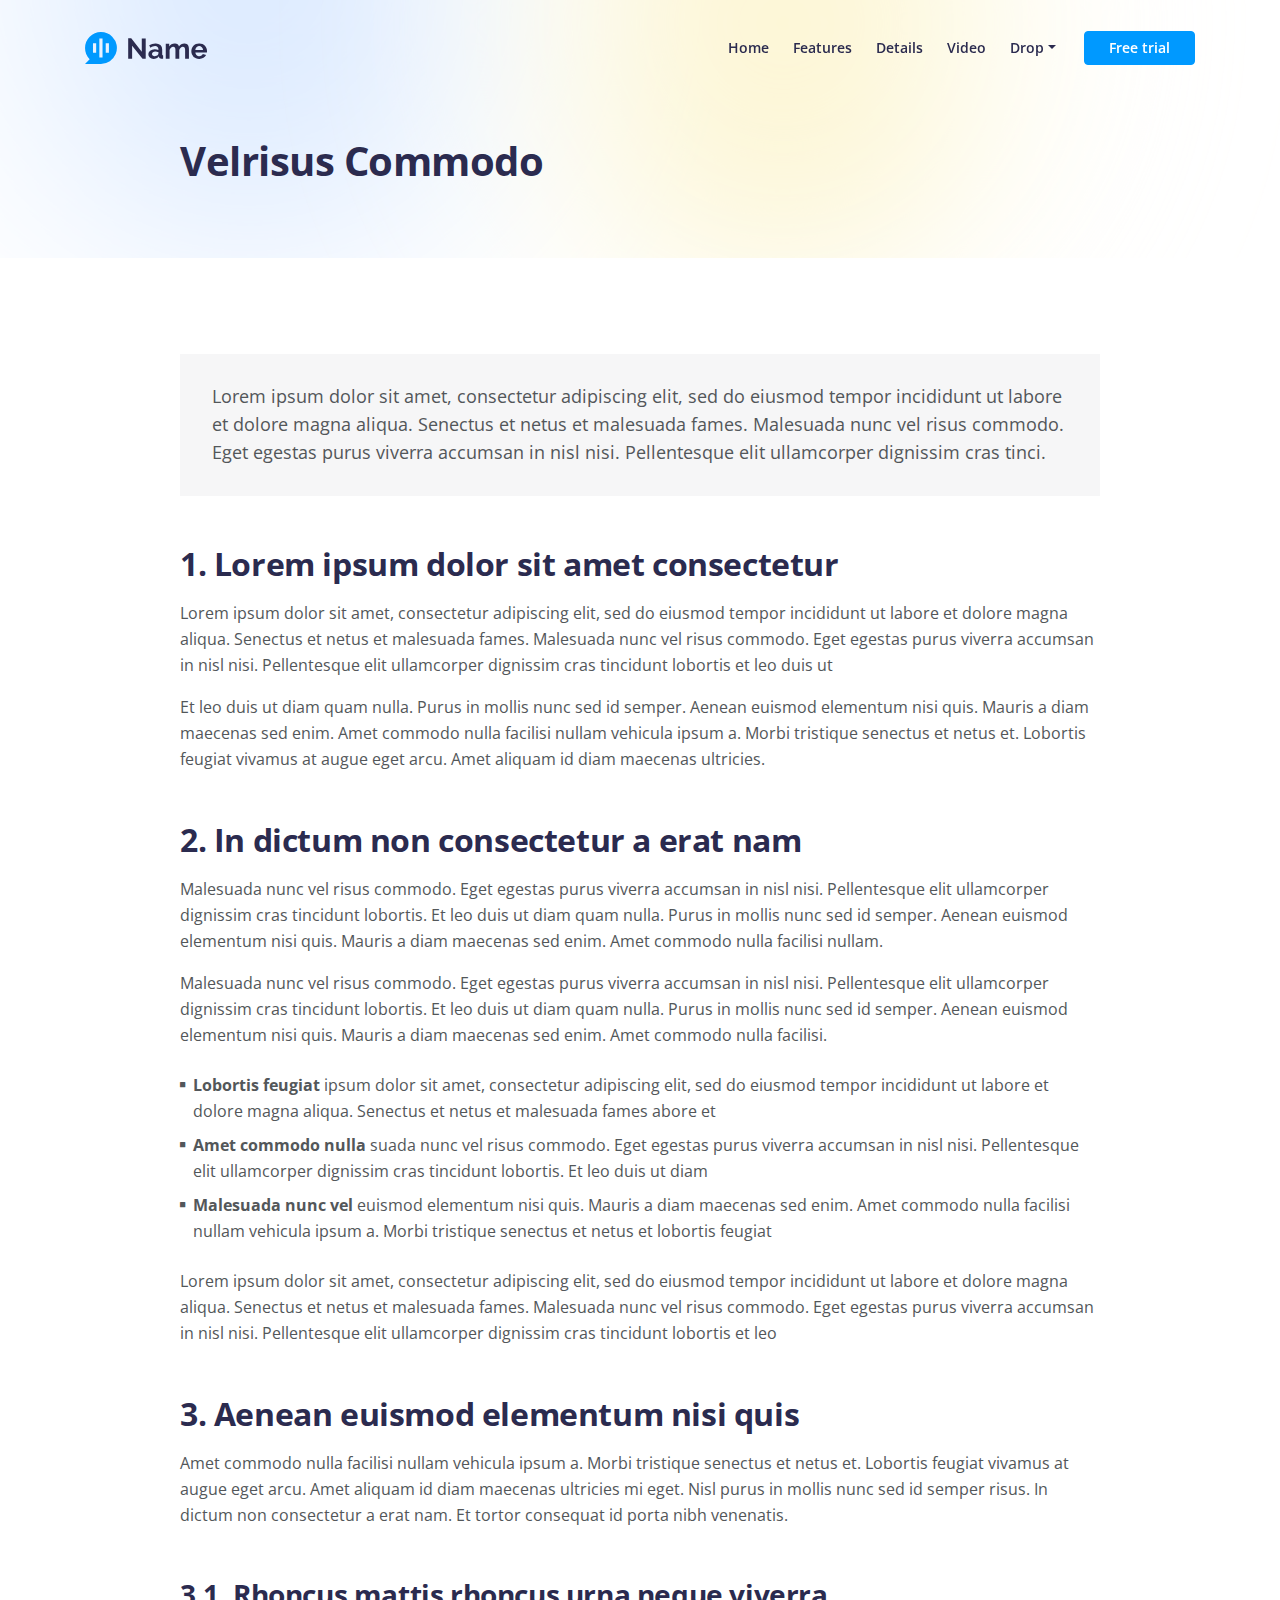
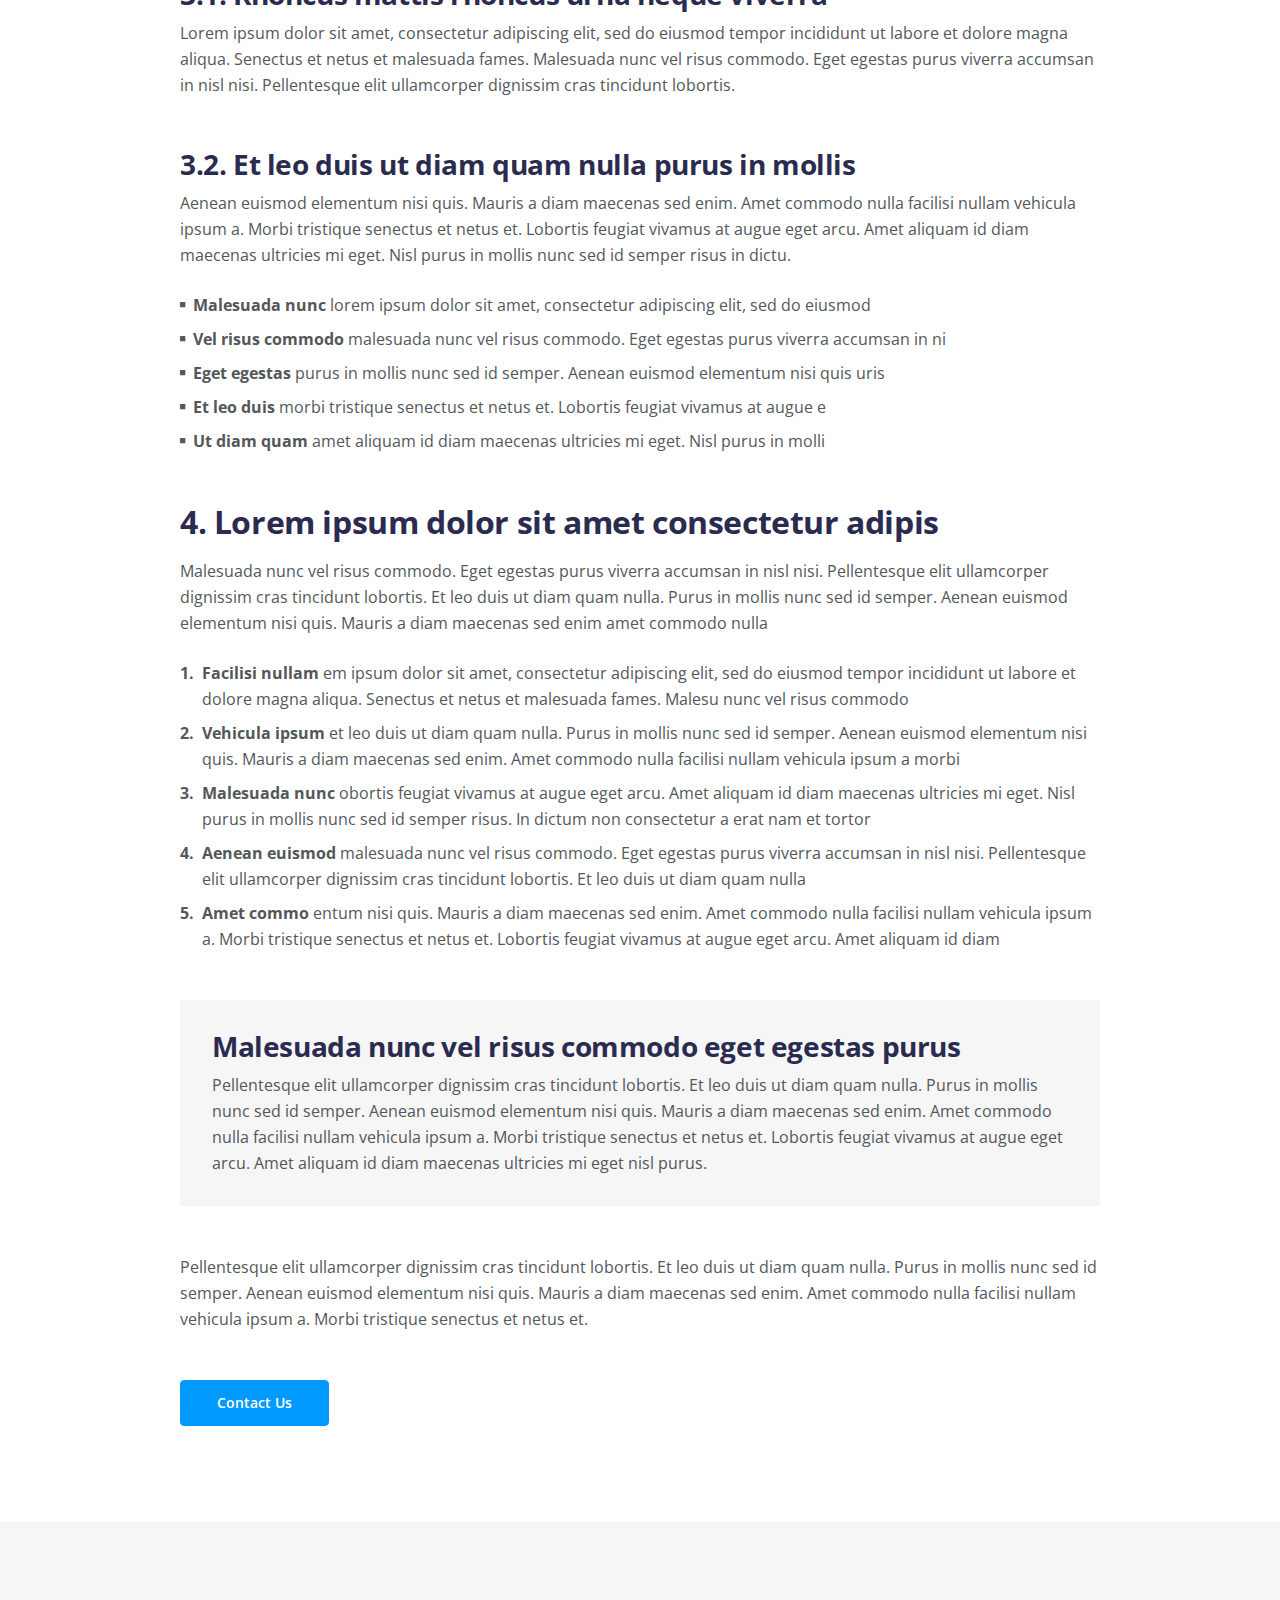
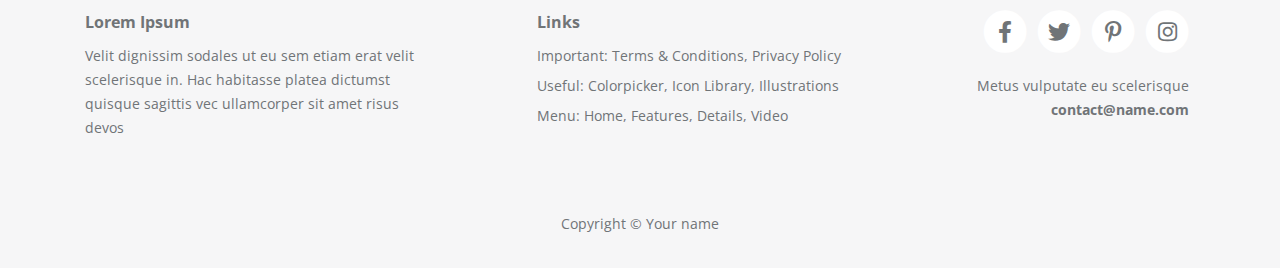
<file: terms.html>
<!DOCTYPE html>
<html lang="en">
    
<!-- Mirrored from htmlrev.com/preview/alfy/terms.html by HTTrack Website Copier/3.x [XR&CO'2014], Sun, 09 Oct 2022 09:54:59 GMT -->
<head>
        <meta charset="utf-8">
        <meta name="viewport" content="width=device-width, initial-scale=1, shrink-to-fit=no">
        
        <!-- SEO Meta Tags -->
        <meta name="description" content="Your description">
        <meta name="author" content="Your name">

        <!-- OG Meta Tags to improve the way the post looks when you share the page on Facebook, Twitter, LinkedIn -->
        <meta property="og:site_name" content="" /> <!-- website name -->
        <meta property="og:site" content="" /> <!-- website link -->
        <meta property="og:title" content=""/> <!-- title shown in the actual shared post -->
        <meta property="og:description" content="" /> <!-- description shown in the actual shared post -->
        <meta property="og:image" content="" /> <!-- image link, make sure it's jpg -->
        <meta property="og:url" content="" /> <!-- where do you want your post to link to -->
        <meta name="twitter:card" content="summary_large_image"> <!-- to have large image post format in Twitter -->

        <!-- Webpage Title -->
        <title>Terms & Conditions</title>
        
        <!-- Styles -->
        <link rel="preconnect" href="https://fonts.gstatic.com/">
        <link href="https://fonts.googleapis.com/css2?family=Open+Sans:ital,wght@0,400;0,600;0,700;1,400;1,600&amp;display=swap" rel="stylesheet">
        <link href="css/bootstrap.css" rel="stylesheet">
        <link href="css/fontawesome-all.css" rel="stylesheet">
        <link href="css/swiper.css" rel="stylesheet">
        <link href="css/magnific-popup.css" rel="stylesheet">
        <link href="css/styles.css" rel="stylesheet">
        
        <!-- Favicon  -->
        <link rel="icon" href="images/favicon.png">
    </head>
    <body data-spy="scroll" data-target=".fixed-top">
        
        <!-- Navigation -->
        <nav class="navbar navbar-expand-lg fixed-top navbar-light">
            <div class="container">
                
                <!-- Text Logo - Use this if you don't have a graphic logo -->
                <!-- <a class="navbar-brand logo-text page-scroll" href="index.html">Name</a> -->

                <!-- Image Logo -->
                <a class="navbar-brand logo-image" href="index-2.html"><img src="images/logo.svg" alt="alternative"></a> 

                <button class="navbar-toggler p-0 border-0" type="button" data-toggle="offcanvas">
                    <span class="navbar-toggler-icon"></span>
                </button>

                <div class="navbar-collapse offcanvas-collapse" id="navbarsExampleDefault">
                    <ul class="navbar-nav ml-auto">
                        <li class="nav-item">
                            <a class="nav-link page-scroll" href="%c3%83%c2%acndex.html">Home <span class="sr-only">(current)</span></a>
                        </li>
                        <li class="nav-item">
                            <a class="nav-link page-scroll" href="index-2.html#features">Features</a>
                        </li>
                        <li class="nav-item">
                            <a class="nav-link page-scroll" href="index-2.html#details">Details</a>
                        </li>
                        <li class="nav-item">
                            <a class="nav-link page-scroll" href="index-2.html#video">Video</a>
                        </li>
                        <li class="nav-item dropdown">
                            <a class="nav-link dropdown-toggle" href="#" id="dropdown01" data-toggle="dropdown" aria-haspopup="true" aria-expanded="false">Drop</a>
                            <div class="dropdown-menu" aria-labelledby="dropdown01">
                                <a class="dropdown-item page-scroll" href="article.html">Article Details</a>
                                <div class="dropdown-divider"></div>
                                <a class="dropdown-item page-scroll" href="terms.html">Terms Conditions</a>
                                <div class="dropdown-divider"></div>
                                <a class="dropdown-item page-scroll" href="privacy.html">Privacy Policy</a>
                            </div>
                        </li>
                    </ul>
                    <span class="nav-item">
                        <a class="btn-solid-sm page-scroll" href="index-2.html">Free trial</a>
                    </span>
                </div> <!-- end of navbar-collapse -->
            </div> <!-- end of container -->
        </nav> <!-- end of navbar -->
        <!-- end of navigation -->


        <!-- Header -->
        <header class="ex-header">
            <div class="container">
                <div class="row">
                    <div class="col-xl-10 offset-xl-1">
                        <h1>Velrisus Commodo</h1>
                    </div> <!-- end of col -->
                </div> <!-- end of row -->
            </div> <!-- end of container -->
        </header> <!-- end of ex-header -->
        <!-- end of header -->


        <!-- Basic -->
        <div class="ex-basic-1 pt-5 pb-5">
            <div class="container">
                <div class="row">
                    <div class="col-xl-10 offset-xl-1">
                        <div class="text-box mt-5 mb-5">
                            <p class="p-large">Lorem ipsum dolor sit amet, consectetur adipiscing elit, sed do eiusmod tempor incididunt ut labore et dolore magna aliqua. Senectus et netus et malesuada fames. Malesuada nunc vel risus commodo. Eget egestas purus viverra accumsan in nisl nisi. Pellentesque elit ullamcorper dignissim cras tinci.</p>
                        </div> <!-- end of text-box -->

                        <h2 class="mb-3">1. Lorem ipsum dolor sit amet consectetur</h2>
                        <p>Lorem ipsum dolor sit amet, consectetur adipiscing elit, sed do eiusmod tempor incididunt ut labore et dolore magna aliqua. Senectus et netus et malesuada fames. Malesuada nunc vel risus commodo. Eget egestas purus viverra accumsan in nisl nisi. Pellentesque elit ullamcorper dignissim cras tincidunt lobortis et leo duis ut</p>
                        <p class="mb-5">Et leo duis ut diam quam nulla. Purus in mollis nunc sed id semper. Aenean euismod elementum nisi quis. Mauris a diam maecenas sed enim. Amet commodo nulla facilisi nullam vehicula ipsum a. Morbi tristique senectus et netus et. Lobortis feugiat vivamus at augue eget arcu. Amet aliquam id diam maecenas ultricies.</p>

                        <h2 class="mb-3">2. In dictum non consectetur a erat nam</h2>
                        <p>Malesuada nunc vel risus commodo. Eget egestas purus viverra accumsan in nisl nisi. Pellentesque elit ullamcorper dignissim cras tincidunt lobortis. Et leo duis ut diam quam nulla. Purus in mollis nunc sed id semper. Aenean euismod elementum nisi quis. Mauris a diam maecenas sed enim. Amet commodo nulla facilisi nullam.</p>
                        <p class="mb-4">Malesuada nunc vel risus commodo. Eget egestas purus viverra accumsan in nisl nisi. Pellentesque elit ullamcorper dignissim cras tincidunt lobortis. Et leo duis ut diam quam nulla. Purus in mollis nunc sed id semper. Aenean euismod elementum nisi quis. Mauris a diam maecenas sed enim. Amet commodo nulla facilisi.</p>
                        <ul class="list-unstyled li-space-lg mb-4">
                            <li class="media">
                                <i class="fas fa-square"></i>
                                <div class="media-body"><strong>Lobortis feugiat</strong> ipsum dolor sit amet, consectetur adipiscing elit, sed do eiusmod tempor incididunt ut labore et dolore magna aliqua. Senectus et netus et malesuada fames abore et</div>
                            </li>
                            <li class="media">
                                <i class="fas fa-square"></i>
                                <div class="media-body"><strong>Amet commodo nulla</strong> suada nunc vel risus commodo. Eget egestas purus viverra accumsan in nisl nisi. Pellentesque elit ullamcorper dignissim cras tincidunt lobortis. Et leo duis ut diam</div>
                            </li>
                            <li class="media">
                                <i class="fas fa-square"></i>
                                <div class="media-body"><strong>Malesuada nunc vel</strong> euismod elementum nisi quis. Mauris a diam maecenas sed enim. Amet commodo nulla facilisi nullam vehicula ipsum a. Morbi tristique senectus et netus et lobortis feugiat</div>
                            </li>
                        </ul>
                        <p class="mb-5">Lorem ipsum dolor sit amet, consectetur adipiscing elit, sed do eiusmod tempor incididunt ut labore et dolore magna aliqua. Senectus et netus et malesuada fames. Malesuada nunc vel risus commodo. Eget egestas purus viverra accumsan in nisl nisi. Pellentesque elit ullamcorper dignissim cras tincidunt lobortis et leo</p>

                        <h2 class="mb-3">3. Aenean euismod elementum nisi quis</h2>
                        <p class="mb-5">Amet commodo nulla facilisi nullam vehicula ipsum a. Morbi tristique senectus et netus et. Lobortis feugiat vivamus at augue eget arcu. Amet aliquam id diam maecenas ultricies mi eget. Nisl purus in mollis nunc sed id semper risus. In dictum non consectetur a erat nam. Et tortor consequat id porta nibh venenatis.</p>
                        <h3>3.1. Rhoncus mattis rhoncus urna neque viverra</h3>
                        <p class="mb-5">Lorem ipsum dolor sit amet, consectetur adipiscing elit, sed do eiusmod tempor incididunt ut labore et dolore magna aliqua. Senectus et netus et malesuada fames. Malesuada nunc vel risus commodo. Eget egestas purus viverra accumsan in nisl nisi. Pellentesque elit ullamcorper dignissim cras tincidunt lobortis.</p>
                        <h3>3.2. Et leo duis ut diam quam nulla purus in mollis</h3>
                        <p class="mb-4">Aenean euismod elementum nisi quis. Mauris a diam maecenas sed enim. Amet commodo nulla facilisi nullam vehicula ipsum a. Morbi tristique senectus et netus et. Lobortis feugiat vivamus at augue eget arcu. Amet aliquam id diam maecenas ultricies mi eget. Nisl purus in mollis nunc sed id semper risus in dictu.</p>
                        <ul class="list-unstyled li-space-lg mb-5">
                            <li class="media">
                                <i class="fas fa-square"></i>
                                <div class="media-body"><strong>Malesuada nunc</strong> lorem ipsum dolor sit amet, consectetur adipiscing elit, sed do eiusmod</div>
                            </li>
                            <li class="media">
                                <i class="fas fa-square"></i>
                                <div class="media-body"><strong>Vel risus commodo</strong> malesuada nunc vel risus commodo. Eget egestas purus viverra accumsan in ni</div>
                            </li>
                            <li class="media">
                                <i class="fas fa-square"></i>
                                <div class="media-body"><strong>Eget egestas </strong> purus in mollis nunc sed id semper. Aenean euismod elementum nisi quis uris</div>
                            </li>
                            <li class="media">
                                <i class="fas fa-square"></i>
                                <div class="media-body"><strong>Et leo duis</strong> morbi tristique senectus et netus et. Lobortis feugiat vivamus at augue e</div>
                            </li>
                            <li class="media">
                                <i class="fas fa-square"></i>
                                <div class="media-body"><strong>Ut diam quam</strong> amet aliquam id diam maecenas ultricies mi eget. Nisl purus in molli</div>
                            </li>
                        </ul>
                        
                        <h2 class="mb-3">4. Lorem ipsum dolor sit amet consectetur adipis</h2>
                        <p class="mb-4">Malesuada nunc vel risus commodo. Eget egestas purus viverra accumsan in nisl nisi. Pellentesque elit ullamcorper dignissim cras tincidunt lobortis. Et leo duis ut diam quam nulla. Purus in mollis nunc sed id semper. Aenean euismod elementum nisi quis. Mauris a diam maecenas sed enim amet commodo nulla</p>
                        <ul class="list-unstyled li-space-lg mb-5">
                            <li class="media">
                                <strong>1.</strong>
                                <div class="media-body"><strong>Facilisi nullam</strong> em ipsum dolor sit amet, consectetur adipiscing elit, sed do eiusmod tempor incididunt ut labore et dolore magna aliqua. Senectus et netus et malesuada fames. Malesu nunc vel risus commodo</div>
                            </li>
                            <li class="media">
                                <strong>2.</strong>
                                <div class="media-body"><strong>Vehicula ipsum</strong> et leo duis ut diam quam nulla. Purus in mollis nunc sed id semper. Aenean euismod elementum nisi quis. Mauris a diam maecenas sed enim. Amet commodo nulla facilisi nullam vehicula ipsum a morbi</div>
                            </li>
                            <li class="media">
                                <strong>3.</strong>
                                <div class="media-body"><strong>Malesuada nunc</strong> obortis feugiat vivamus at augue eget arcu. Amet aliquam id diam maecenas ultricies mi eget. Nisl purus in mollis nunc sed id semper risus. In dictum non consectetur a erat nam et tortor</div>
                            </li>
                            <li class="media">
                                <strong>4.</strong>
                                <div class="media-body"><strong>Aenean euismod</strong> malesuada nunc vel risus commodo. Eget egestas purus viverra accumsan in nisl nisi. Pellentesque elit ullamcorper dignissim cras tincidunt lobortis. Et leo duis ut diam quam nulla</div>
                            </li>
                            <li class="media">
                                <strong>5.</strong>
                                <div class="media-body"><strong>Amet commo</strong> entum nisi quis. Mauris a diam maecenas sed enim. Amet commodo nulla facilisi nullam vehicula ipsum a. Morbi tristique senectus et netus et. Lobortis feugiat vivamus at augue eget arcu. Amet aliquam id diam</div>
                            </li>
                        </ul>
                        
                        <div class="text-box mb-5">
                            <h3>Malesuada nunc vel risus commodo eget egestas purus</h3>
                            <p>Pellentesque elit ullamcorper dignissim cras tincidunt lobortis. Et leo duis ut diam quam nulla. Purus in mollis nunc sed id semper. Aenean euismod elementum nisi quis. Mauris a diam maecenas sed enim. Amet commodo nulla facilisi nullam vehicula ipsum a. Morbi tristique senectus et netus et. Lobortis feugiat vivamus at augue eget arcu. Amet aliquam id diam maecenas ultricies mi eget nisl purus.</p>
                        </div> <!-- end of text-box -->
                        <p class="mb-5">Pellentesque elit ullamcorper dignissim cras tincidunt lobortis. Et leo duis ut diam quam nulla. Purus in mollis nunc sed id semper. Aenean euismod elementum nisi quis. Mauris a diam maecenas sed enim. Amet commodo nulla facilisi nullam vehicula ipsum a. Morbi tristique senectus et netus et.</p>
                        
                        <a class="btn-solid-reg mb-5" href="index-2.html#contact">Contact Us</a>
                    </div> <!-- end of col -->
                </div> <!-- end of row -->
            </div> <!-- end of container -->
        </div> <!-- end of ex-basic-1 -->
        <!-- end of basic -->


        <!-- Footer -->
        <div class="footer">
            <div class="container">
                <div class="row">
                    <div class="col-lg-12">
                        <div class="footer-col first">
                            <h6>Lorem Ipsum</h6>
                            <p class="p-small">Velit dignissim sodales ut eu sem etiam erat velit scelerisque in. Hac habitasse platea dictumst quisque sagittis vec ullamcorper sit amet risus devos</p>
                        </div> <!-- end of footer-col -->
                        <div class="footer-col second">
                            <h6>Links</h6>
                            <ul class="list-unstyled li-space-lg p-small">
                                <li>Important: <a href="terms.html">Terms & Conditions</a>, <a href="privacy.html">Privacy Policy</a></li>
                                <li>Useful: <a href="#">Colorpicker</a>, <a href="#">Icon Library</a>, <a href="#">Illustrations</a></li>
                                <li>Menu: <a class="page-scroll" href="#header">Home</a>, <a class="page-scroll" href="#features">Features</a>, <a class="page-scroll" href="#details">Details</a>, <a class="page-scroll" href="#video">Video</a></li>
                            </ul>
                        </div> <!-- end of footer-col -->
                        <div class="footer-col third">
                            <span class="fa-stack">
                                <a href="#your-link">
                                    <i class="fas fa-circle fa-stack-2x"></i>
                                    <i class="fab fa-facebook-f fa-stack-1x"></i>
                                </a>
                            </span>
                            <span class="fa-stack">
                                <a href="#your-link">
                                    <i class="fas fa-circle fa-stack-2x"></i>
                                    <i class="fab fa-twitter fa-stack-1x"></i>
                                </a>
                            </span>
                            <span class="fa-stack">
                                <a href="#your-link">
                                    <i class="fas fa-circle fa-stack-2x"></i>
                                    <i class="fab fa-pinterest-p fa-stack-1x"></i>
                                </a>
                            </span>
                            <span class="fa-stack">
                                <a href="#your-link">
                                    <i class="fas fa-circle fa-stack-2x"></i>
                                    <i class="fab fa-instagram fa-stack-1x"></i>
                                </a>
                            </span>
                            <p class="p-small">Metus vulputate eu scelerisque <a href="mailto:contact@name.com"><strong>contact@name.com</strong></a></p>
                        </div> <!-- end of footer-col -->
                    </div> <!-- end of col -->
                </div> <!-- end of row -->
            </div> <!-- end of container -->
        </div> <!-- end of footer -->  
        <!-- end of footer -->


        <!-- Copyright -->
        <div class="copyright">
            <div class="container">
                <div class="row">
                    <div class="col-lg-12">
                        <p class="p-small">Copyright © <a href="#your-link">Your name</a></p>
                    </div> <!-- end of col -->
                </div> <!-- enf of row -->
            </div> <!-- end of container -->
        </div> <!-- end of copyright --> 
        <!-- end of copyright -->
        
            
        <!-- Scripts -->
        <script src="js/jquery.min.js"></script> <!-- jQuery for Bootstrap's JavaScript plugins -->
        <script src="js/bootstrap.min.js"></script> <!-- Bootstrap framework -->
        <script src="js/jquery.easing.min.js"></script> <!-- jQuery Easing for smooth scrolling between anchors -->
        <script src="js/jquery.magnific-popup.js"></script> <!-- Magnific Popup for lightboxes -->
        <script src="js/swiper.min.js"></script> <!-- Swiper for image and text sliders -->
        <script src="js/scripts.js"></script> <!-- Custom scripts -->
    </body>

<!-- Mirrored from htmlrev.com/preview/alfy/terms.html by HTTrack Website Copier/3.x [XR&CO'2014], Sun, 09 Oct 2022 09:54:59 GMT -->
</html>
</file>
<file: css/styles.css>
/* Description: Master CSS file */

/*****************************************
Table Of Contents:
- General Styles
- Navigation
- Header
- Customers
- Features
- Details 1
- Details 2
- Details 3
- Video
- Testimonials
- Registration
- Footer
- Copyright
- Back To Top Button
- Extra Pages
- Media Queries
******************************************/

/*****************************************
Colors:
- Backgrounds - light gray #f6f6f7
- Buttons, icons - yellow #ffd103
- Buttons - blue #0099ff
- Headings text - navy blue #2b2b4f
- Body text - dark gray #53575a
******************************************/


/**************************/
/*     General Styles     */
/**************************/
body,
html {
    width: 100%;
	height: 100%;
}

body, p {
	color: #53575a; 
	font: 400 1rem/1.625rem "Open Sans", sans-serif;
}

h1 {
	color: #2b2b4f;
	font-weight: 700;
	font-size: 2.5rem;
	line-height: 3.125rem;
	letter-spacing: -0.5px;
}

h2 {
	color: #2b2b4f;
	font-weight: 700;
	font-size: 2rem;
	line-height: 2.5rem;
	letter-spacing: -0.4px;
}

h3 {
	color: #2b2b4f;
	font-weight: 700;
	font-size: 1.75rem;
	line-height: 2.25rem;
	letter-spacing: -0.4px;
}

h4 {
	color: #2b2b4f;
	font-weight: 700;
	font-size: 1.5rem;
	line-height: 2.125rem;
	letter-spacing: -0.4px;
}

h5 {
	color: #2b2b4f;
	font-weight: 700;
	font-size: 1.25rem;
	line-height: 1.75rem;
}

h6 {
	color: #2b2b4f;
	font-weight: 700;
	font-size: 1rem;
	line-height: 1.5rem;
}

.p-large {
	font-size: 1.125rem;
	line-height: 1.75rem;
}

.p-small {
	font-size: 0.875rem;
	line-height: 1.5rem;
}

.testimonial-text {
	font-style: italic;
}

.testimonial-author {
	font-weight: 600;
	font-size: 1rem;
	line-height: 1.5rem;
}

.li-space-lg li {
	margin-bottom: 0.5rem;
}

a {
	color: #53575a;
	text-decoration: underline;
}

a:hover {
	color: #53575a;
	text-decoration: underline;
}

.no-line {
	text-decoration: none;
}

.no-line:hover {
	text-decoration: none;
}

.read-more {
	font-weight: 600;
	font-size: 0.875rem;
	line-height: 1.5rem;
}

.read-more .fas {
	margin-left: 0.625rem;
	font-size: 1rem;
	vertical-align: -8%;
}

.blue {
	color: #0099ff;
}

.bg-gray {
	background-color: #f6f6f7;
}

.btn-solid-reg {
	display: inline-block;
	padding: 1.375rem 2.25rem 1.375rem 2.25rem;
	border: 1px solid #0099ff;
	border-radius: 4px;
	background-color: #0099ff;
	color: #ffffff;
	font-weight: 600;
	font-size: 0.875rem;
	line-height: 0;
	text-decoration: none;
	transition: all 0.2s;
}

.btn-solid-reg:hover {
	border: 1px solid #0099ff;
	background-color: transparent;
	color: #0099ff; /* needs to stay here because of the color property of a tag */
	text-decoration: none;
}

.btn-solid-lg {
	display: inline-block;
	padding: 1.625rem 2.625rem 1.625rem 2.625rem;
	border: 1px solid #0099ff;
	border-radius: 4px;
	background-color: #0099ff;
	color: #ffffff;
	font-weight: 600;
	font-size: 0.875rem;
	line-height: 0;
	text-decoration: none;
	transition: all 0.2s;
}

.btn-solid-lg:hover {
	border: 1px solid #0099ff;
	background-color: transparent;
	color: #0099ff; /* needs to stay here because of the color property of a tag */
	text-decoration: none;
}

.btn-solid-sm {
	display: inline-block;
	padding: 1rem 1.5rem 1rem 1.5rem;
	border: 1px solid #0099ff;
	border-radius: 4px;
	background-color: #0099ff;
	color: #ffffff;
	font-weight: 600;
	font-size: 0.875rem;
	line-height: 0;
	text-decoration: none;
	transition: all 0.2s;
}

.btn-solid-sm:hover {
	border: 1px solid #0099ff;
	background-color: transparent;
	color: #0099ff;
	text-decoration: none;
}

.btn-outline-reg {
	display: inline-block;
	padding: 1.375rem 2.25rem 1.375rem 2.25rem;
	border: 1px solid #0099ff;
	border-radius: 4px;
	background-color: transparent;
	color: #0099ff;
	font-weight: 600;
	font-size: 0.875rem;
	line-height: 0;
	text-decoration: none;
	transition: all 0.2s;
}

.btn-outline-reg:hover {
	background-color: #0099ff;
	color: #ffffff;
	text-decoration: none;
}

.btn-outline-lg {
	display: inline-block;
	padding: 1.625rem 2.625rem 1.625rem 2.625rem;
	border: 1px solid #0099ff;
	border-radius: 4px;
	background-color: transparent;
	color: #0099ff;
	font-weight: 600;
	font-size: 0.875rem;
	line-height: 0;
	text-decoration: none;
	transition: all 0.2s;
}

.btn-outline-lg:hover {
	background-color: #0099ff;
	color: #ffffff;
	text-decoration: none;
}

.btn-outline-sm {
	display: inline-block;
	padding: 1rem 1.5rem 1rem 1.5rem;
	border: 1px solid #0099ff;
	border-radius: 4px;
	background-color: transparent;
	color: #0099ff;
	font-weight: 600;
	font-size: 0.875rem;
	line-height: 0;
	text-decoration: none;
	transition: all 0.2s;
}

.btn-outline-sm:hover {
	background-color: #0099ff;
	color: #ffffff;
	text-decoration: none;
}

.form-group {
	position: relative;
	margin-bottom: 1.25rem;
}

.label-control {
	position: absolute;
	top: 0.875rem;
	left: 1.5rem;
	color: #7d838a;
	opacity: 1;
	font-size: 0.875rem;
	line-height: 1.375rem;
	cursor: text;
	transition: all 0.2s ease;
}

.form-control-input:focus + .label-control,
.form-control-input.notEmpty + .label-control,
.form-control-textarea:focus + .label-control,
.form-control-textarea.notEmpty + .label-control {
	top: 0.125rem;
	color: #53575a;
	opacity: 1;
	font-size: 0.75rem;
	font-weight: 700;
}

.form-control-input,
.form-control-select {
	display: block; /* needed for proper display of the label in Firefox, IE, Edge */
	width: 100%;
	padding-top: 1.125rem;
	padding-bottom: 0.125rem;
	padding-left: 1.5rem;
	border: 1px solid #cbcbd1;
	border-radius: 4px;
	background-color: #ffffff;
	color: #53575a;
	font-size: 0.875rem;
	line-height: 1.875rem;
	transition: all 0.2s;
	-webkit-appearance: none; /* removes inner shadow on form inputs on ios safari */
}

.form-control-select {
	padding-top: 0.5rem;
	padding-bottom: 0.5rem;
	height: 3.25rem;
	color: #7d838a;
}

select {
    /* you should keep these first rules in place to maintain cross-browser behavior */
    -webkit-appearance: none;
	-moz-appearance: none;
	-ms-appearance: none;
    -o-appearance: none;
    appearance: none;
    background-image: url('../images/down-arrow.png');
    background-position: 96% 50%;
    background-repeat: no-repeat;
    outline: none;
}

.form-control-textarea {
	display: block; /* used to eliminate a bottom gap difference between Chrome and IE/FF */
	width: 100%;
	height: 14rem; /* used instead of html rows to normalize height between Chrome and IE/FF */
	padding-top: 1.5rem;
	padding-left: 1.5rem;
	border: 1px solid #cbcbd1;
	border-radius: 4px;
	background-color: #ffffff;
	color: #53575a;
	font-size: 0.875rem;
	line-height: 1.5rem;
	transition: all 0.2s;
}

.form-control-input:focus,
.form-control-select:focus,
.form-control-textarea:focus {
	border: 1px solid #a1a1a1;
	outline: none; /* Removes blue border on focus */
}

.form-control-input:hover,
.form-control-select:hover,
.form-control-textarea:hover {
	border: 1px solid #a1a1a1;
}

.checkbox {
	font-size: 0.75rem;
	line-height: 1.25rem;
}

input[type='checkbox'] {
	vertical-align: -10%;
	margin-right: 0.5rem;
}

.form-control-submit-button {
	display: inline-block;
	width: 100%;
	height: 3.25rem;
	border: 1px solid #ffd103;
	border-radius: 4px;
	background-color: #ffd103;
	color: #2b2b4f;
	font-weight: 600;
	font-size: 0.875rem;
	line-height: 0;
	cursor: pointer;
	transition: all 0.2s;
}

.form-control-submit-button:hover {
	border: 1px solid #2b2b4f;
	background-color: #2b2b4f;
	color: #ffffff;
}


/**********************/
/*     Navigation     */
/**********************/
.navbar {
	border-bottom: 1px solid #ebf0f3;
	background-color: #ffffff;
	font-weight: 600;
	font-size: 0.875rem;
	line-height: 0.875rem;
}

.navbar .navbar-brand {
	padding-top: 0.25rem;
	padding-bottom: 0.25rem;
}

.navbar .logo-image img {
    width: 122px;
	height: 32px;
}

.navbar .logo-text {
	color: #2b2b4f;
	font-weight: 700;
	font-size: 2rem;
	line-height: 1rem;
	text-decoration: none;
}

.offcanvas-collapse {
	position: fixed;
	top: 3.25rem; /* adjusts the height between the top of the page and the offcanvas menu */
	bottom: 0;
	left: 100%;
	width: 100%;
	padding-right: 1rem;
	padding-left: 1rem;
	overflow-y: auto;
	visibility: hidden;
	background-color: #ffffff;
	transition: visibility .3s ease-in-out, -webkit-transform .3s ease-in-out;
	transition: transform .3s ease-in-out, visibility .3s ease-in-out;
	transition: transform .3s ease-in-out, visibility .3s ease-in-out, -webkit-transform .3s ease-in-out;
}

.offcanvas-collapse.open {
	visibility: visible;
	-webkit-transform: translateX(-100%);
	transform: translateX(-100%);
}

.navbar .navbar-nav {
	margin-top: 0.75rem;
	margin-bottom: 0.5rem;
}

.navbar .nav-item .nav-link {
	padding-top: 0.625rem;
	padding-bottom: 0.625rem;
	color: #2b2b4f;
	text-decoration: none;
	transition: all 0.2s ease;
}

.navbar .nav-item.dropdown.show .nav-link,
.navbar .nav-item .nav-link:hover,
.navbar .nav-item .nav-link.active {
	color: #0099ff;
}

/* Dropdown Menu */
.navbar .dropdown .dropdown-menu {
	animation: fadeDropdown 0.2s; /* required for the fade animation */
}

@keyframes fadeDropdown {
    0% {
        opacity: 0;
    }

    100% {
        opacity: 1;
	}
}

.navbar .dropdown-menu {
	margin-top: 0.5rem;
	margin-bottom: 0.5rem;
	border: none;
	background-color: #ffffff;
}

.navbar .dropdown-item {
	padding-top: 0.5rem;
	padding-bottom: 0.5rem;
	color: #53575a;
	font-weight: 600;
	font-size: 0.875rem;
	line-height: 0.875rem;
	text-decoration: none;
}

.navbar .dropdown-item:hover {
	background-color: #ffffff;
	color: #ffd103;
}

.navbar .dropdown-divider {
	width: 100%;
	height: 1px;
	margin: 0.5rem auto 0.5rem auto;
	border: none;
	background-color: #e7e7e7;
}
/* end of dropdown menu */

.navbar .nav-item .btn-solid-sm {
	margin-top: 0.125rem;
}

.navbar .navbar-toggler {
	padding: 0;
	border: none;
	font-size: 1.25rem;
}


/*****************/
/*    Header     */
/*****************/
.header {
	padding-top: 7.75rem;
	background: url('../images/header-background.png') center center no-repeat;
	background-size: cover;
	text-align: center;
}

.header h1 {
	margin-bottom: 1.75rem;
}

.header .p-large {
	margin-bottom: 3rem;
}

.header form {
	margin-bottom: 6rem;
}

.header .image-container {
	margin-bottom: 7rem;
}

.header .card {
	margin-bottom: 4rem;
	padding: 3.5rem 1.5rem;
	border: none;
}

.header .card-body {
	padding: 0;
}

.header .card-icon {
	width: 64px;
	height: 64px;
	margin-right: auto;
	margin-bottom: 2rem;
	margin-left: auto;
	border-radius: 4px;
	background-color: #0099ff;
	text-align: center;
}

.header .card-icon .far,
.header .card-icon .fas {
	color: #ffffff;
	font-size: 2rem;
	line-height: 64px;
}

.header .card-title {
	margin-bottom: 0.5rem;
}


/********************/
/*    Customers     */
/********************/
.slider-1 {
	padding-top: 1rem;
	padding-bottom: 8.25rem;
	text-align: center;
}

.slider-1 #counter .counter-value {
	margin-bottom: 1.75rem;
	color: #0099ff;
	font-weight: 700;
	font-size: 2.75rem;
}

.slider-1 #counter .counter-value::after {
	content: "+";
	margin-left: 0.375rem;
  }

.slider-1 .p-large {
	margin-bottom: 1.75rem;
	font-size: 1.25rem;
	line-height: 1.875rem;
}

.slider-1 .slider-container {
	margin-bottom: 0.5rem;
	padding: 1rem 0;
}


/********************/
/*     Features     */
/********************/
.basic-1 {
	padding-top: 9.5rem;
	padding-bottom: 6.375rem;
	text-align: center;
}

.basic-1 .h2-heading {
	margin-bottom: 3rem;
}

.basic-1 img {
	margin-bottom: 6rem;
	border: 1px solid #d9d9dd;
	border-radius: 12px;
}

.basic-1 .feature-container {
	display: inline-block;
	width: 140px;
	margin-right: 1rem;
	margin-bottom: 3rem;
	margin-left: 1rem;
	vertical-align: top;
}

.basic-1 .feature-icon {
	width: 92px;
	margin-right: auto;
	margin-bottom: 1.5rem;
	margin-left: auto;
	border-radius: 50%;
	background-color: #0099ff;
}

.basic-1 .feature-icon.second {
	background-color: #0ec36b;
}

.basic-1 .feature-icon.third {
	background-color: #ffd103;
}

.basic-1 .feature-icon.fourth {
	background-color: #9159fc;
}

.basic-1 .feature-icon.fourth {
	background-color: #ef439c;
}

.basic-1 .feature-icon .far,
.basic-1 .feature-icon .fas {
	color: #ffffff;
	font-size: 2rem;
	line-height: 92px;
}


/*********************/
/*     Details 1     */
/*********************/
.basic-2 {
	padding-top: 10rem;
	padding-bottom: 5rem;
}

.basic-2 .text-container {
	margin-bottom: 3.75rem;
}

.basic-2 h2 {
	margin-bottom: 1.75rem;
}

.basic-2 p {
	margin-bottom: 1.5rem;
}


/*********************/
/*     Details 2     */
/*********************/
.basic-3 {
	padding-top: 5rem;
	padding-bottom: 5rem;
}

.basic-3 .image-container {
	margin-bottom: 3.5rem;
}

.basic-3 h2 {
	margin-bottom: 1.75rem;
}

.basic-3 p {
	margin-bottom: 1.5rem;
}


/*********************/
/*     Details 3     */
/*********************/
.basic-4 {
	padding-top: 5rem;
	padding-bottom: 10rem;
}

.basic-4 .text-container {
	margin-bottom: 3.5rem;
}

.basic-4 h2 {
	margin-bottom: 1.75rem;
}

.basic-4 p {
	margin-bottom: 1.5rem;
}


/*****************/
/*     Video     */
/*****************/
.basic-5 {
	padding-top: 10rem;
	padding-bottom: 10rem;
}

.basic-5 .text-container {
	margin-bottom: 4rem;
}

.basic-5 h2 {
	margin-bottom: 1.5rem;
}

.basic-5 p {
	margin-bottom: 1.5rem;
}

.basic-5 .read-more {
	color: #2b2b4f;
}

.basic-5 .video-wrapper {
	position: relative;
}

.basic-5 .video-wrapper img {
	border-radius: 12px;
}

/* Video Play Button */
.basic-5 .video-play-button {
	position: absolute;
	z-index: 10;
	top: 50%;
	left: 50%;
	display: block;
	box-sizing: content-box;
	width: 32px;
	height: 44px;
	padding: 1.125rem 1.25rem 1.125rem 1.75rem;
	border-radius: 50%;
	-webkit-transform: translateX(-50%) translateY(-50%);
	-ms-transform: translateX(-50%) translateY(-50%);
	transform: translateX(-50%) translateY(-50%);
}
  
.basic-5 .video-play-button:before {
	content: "";
	position: absolute;
	z-index: 0;
	top: 50%;
	left: 50%;
	display: block;
	width: 76px;
	height: 76px;
	border-radius: 50%;
	background: #ffffff;
	animation: pulse-border 1500ms ease-out infinite;
	-webkit-transform: translateX(-50%) translateY(-50%);
	-ms-transform: translateX(-50%) translateY(-50%);
	transform: translateX(-50%) translateY(-50%);
}
  
.basic-5 .video-play-button:after {
	content: "";
	position: absolute;
	z-index: 1;
	top: 50%;
	left: 50%;
	display: block;
	width: 70px;
	height: 70px;
	border-radius: 50%;
	background: #ffffff;
	transition: all 200ms;
	-webkit-transform: translateX(-50%) translateY(-50%);
	-ms-transform: translateX(-50%) translateY(-50%);
	transform: translateX(-50%) translateY(-50%);
}
  
.basic-5 .video-play-button span {
	position: relative;
	display: block;
	z-index: 3;
	top: 6px;
	left: 4px;
	width: 0;
	height: 0;
	border-left: 26px solid #0099ff;
	border-top: 16px solid transparent;
	border-bottom: 16px solid transparent;
}
  
@keyframes pulse-border {
	0% {
		transform: translateX(-50%) translateY(-50%) translateZ(0) scale(1);
		opacity: 1;
	}
	100% {
		transform: translateX(-50%) translateY(-50%) translateZ(0) scale(1.5);
		opacity: 0;
	}
}
/* end of video play button */


/************************/
/*     Testimonials     */
/************************/
.slider-2 {
	padding-top: 10rem;
	padding-bottom: 5rem;
}

.slider-2 .slider-container {
	position: relative;
}

.slider-2 .swiper-container {
	position: static;
	width: 86%;
}

.slider-2 .swiper-button-prev:focus,
.slider-2 .swiper-button-next:focus {
	/* even if you can't see it chrome you can see it on mobile device */
	outline: none;
}

.slider-2 .swiper-button-prev {
	left: -14px;
	background-image: url("data:image/svg+xml;charset=utf-8,%3Csvg%20xmlns%3D'http%3A%2F%2Fwww.w3.org%2F2000%2Fsvg'%20viewBox%3D'0%200%2028%2044'%3E%3Cpath%20d%3D'M0%2C22L22%2C0l2.1%2C2.1L4.2%2C22l19.9%2C19.9L22%2C44L0%2C22L0%2C22L0%2C22z'%20fill%3D'%23707375'%2F%3E%3C%2Fsvg%3E");
	background-size: 18px 28px;
}

.slider-2 .swiper-button-next {
	right: -14px;
	background-image: url("data:image/svg+xml;charset=utf-8,%3Csvg%20xmlns%3D'http%3A%2F%2Fwww.w3.org%2F2000%2Fsvg'%20viewBox%3D'0%200%2028%2044'%3E%3Cpath%20d%3D'M27%2C22L27%2C22L5%2C44l-2.1-2.1L22.8%2C22L2.9%2C2.1L5%2C0L27%2C22L27%2C22z'%20fill%3D'%23707375'%2F%3E%3C%2Fsvg%3E");
	background-size: 18px 28px;
}

.slider-2 .card {
	border: none;
}

.slider-2 .card-body {
	padding: 0;
}

.slider-2 .quotes {
	margin-bottom: 3rem;
	width: 64px;
}

.slider-2 .testimonial-text {
	margin-bottom: 1.875rem;
	font-style: italic;
	font-size: 1.5rem;
	line-height: 2.25rem;
}

.slider-2 .testimonial-image {
	display: inline-block;
	width: 70px;
	margin-bottom: 0.875rem;
	border-radius: 50%;
}

.slider-2 .testimonial-author {
	margin-bottom: 0.125rem;
	color: #2b2b4f;
	font-weight: 700;
	font-size: 1.125rem;
}


/************************/
/*     Registration     */
/************************/
.form-1 {
	overflow: hidden;
	position: relative;
	padding-top: 4.5rem;
	padding-bottom: 9rem;
	text-align: center;
}

.form-1 .h2-heading {
	margin-bottom: 1rem;
}

.form-1 .p-heading {
	margin-bottom: 3rem;
}

.form-1 .form-control-input {
	padding-top: 1.25rem;
	padding-bottom: 0.25rem;
	background-color: #fcfcfc;
}

.form-1 .form-control-submit-button {
	height: 3.5rem;
}

.form-1 .label-control {
	top: 1rem;
}

.form-1 .decoration {
	position: absolute;
	bottom: 0;
	width: 400px;
}


/******************/
/*     Footer     */
/******************/
.footer {
	padding-top: 5.5rem;
	padding-bottom: 1.5rem;
	background-color: #f6f6f7;
}

.footer a {
	text-decoration: none;
}

.footer .footer-col {
	margin-bottom: 3rem;
}

.footer h6 {
	margin-bottom: 0.625rem;
	color: #707477;
}

.footer p,
.footer a,
.footer ul {
	color: #707477;
}

.footer .li-space-lg li {
	margin-bottom: 0.375rem;
}

.footer .footer-col.third .fa-stack {
	width: 2em;
	margin-bottom: 1.25rem;
	margin-right: 0.375rem;
	font-size: 1.375rem;
}

.footer .footer-col.third .fa-stack .fa-stack-2x {
	color: #ffffff;
	transition: all 0.2s ease;
}

.footer .footer-col.third .fa-stack .fa-stack-1x {
    color: #707477;
	transition: all 0.2s ease;
}

.footer .footer-col.third .fa-stack:hover .fa-stack-2x {
    color: #707477;
}

.footer .footer-col.third .fa-stack:hover .fa-stack-1x {
	color: #ffffff;
}


/*********************/
/*     Copyright     */
/*********************/
.copyright {
	padding-bottom: 1rem;
	background-color: #f6f6f7;
	text-align: center;
}

.copyright p,
.copyright a {
	color: #707477;
	text-decoration: none;
}


/******************************/
/*     Back To Top Button     */
/******************************/
a.back-to-top {
	position: fixed;
	z-index: 999;
	right: 12px;
	bottom: 12px;
	display: none;
	width: 42px;
	height: 42px;
	border-radius: 30px;
	background: #4d505a url("../images/up-arrow.png") no-repeat center 47%;
	background-size: 18px 18px;
	text-indent: -9999px;
}

a:hover.back-to-top {
	background-color: #ffd103;
}


/***********************/
/*     Extra Pages     */
/***********************/
.ex-header {
	padding-top: 8.5rem;
	padding-bottom: 4rem;
	background: url('../images/header-background.png') center center no-repeat;
	background-size: cover;
}

.ex-basic-1 .list-unstyled .fas {
	font-size: 0.375rem;
	line-height: 1.625rem;
}

.ex-basic-1 .list-unstyled .media-body {
	margin-left: 0.5rem;
}

.ex-basic-1 .text-box {
	padding: 1.25rem 1.25rem 0.5rem 1.25rem;
	background-color: #f6f6f7;
}

.ex-cards-1 .card {
	border: none;
	background-color: transparent;
}

.ex-cards-1 .card .fa-stack {
	width: 2em;
	font-size: 1.125rem;
}

.ex-cards-1 .card .fa-stack-2x {
	color: #0099ff;
}

.ex-cards-1 .card .fa-stack-1x {
	color: #ffffff;
	font-weight: 700;
	line-height: 2.125rem;
}

.ex-cards-1 .card .list-unstyled .media-body {
	margin-left: 0.75rem;
}

.ex-cards-1 .card .list-unstyled .media-body h5 {
	margin-top: 0.125rem;
	margin-bottom: 0.375rem;
}


/*************************/
/*     Media Queries     */
/*************************/	
/* Min-width 768px */
@media (min-width: 768px) {

	/* Header */
	.header .form-group {
		display: inline-block;
		vertical-align: top;
	}
	
	.header .form-control-input {
		width: 16rem;
		border-top-right-radius: 0;
		border-bottom-right-radius: 0;
	}

	.header .form-control-submit-button {
		width: 10rem;
		margin-left: -0.375rem;
		border-top-left-radius: 0;
		border-bottom-left-radius: 0;
	}
	/* end of header */


	/* Features */
	.basic-1 .feature-container {
		margin-right: 2rem;
		margin-left: 2rem;
	}
	/* end of features */


	/* Video */
	.basic-5 .video-wrapper {
		max-width: 534px;
	}
	/* end of video */


	/* Registration */
	.form-1 .form-group {
		max-width: 20rem;
		display: inline-block;
		vertical-align: top;
	}
	
	.form-1 .form-control-input {
		width: 20rem;
		border-top-right-radius: 0;
		border-bottom-right-radius: 0;
	}

	.form-1 .form-control-submit-button {
		width: 10rem;
		margin-left: -0.375rem;
		border-top-left-radius: 0;
		border-bottom-left-radius: 0;
	}

	.form-1 .decoration {
		right: -100px;
	}
	/* end of registration */


	/* Extra Pages */
	.ex-basic-1 .text-box {
		padding: 1.75rem 2rem 0.875rem 2rem;
	}
	/* end of extra pages */
}
/* end of min-width 768px */


/* Min-width 992px */
@media (min-width: 992px) {
	
	/* General Styles */
	.h2-heading {
		width: 35.25rem;
		margin-right: auto;
		margin-left: auto;
	}

	.p-heading {
		width: 46rem;
		margin-right: auto;
		margin-left: auto;
	}
	/* end of general styles */


	/* Navigation */
	.navbar {
		padding-top: 1.75rem;
		border-bottom: none;
		background-color: transparent;
		box-shadow: none;
		transition: all 0.2s;
	}

	.navbar.top-nav-collapse {
		padding-top: 0.5rem;
		padding-bottom: 0.5rem;
		border-bottom: 1px solid #ebf0f3;
		background-color: #ffffff;
	}

	.offcanvas-collapse {
		position: static;
		top: auto;
		bottom: auto;
		left: auto;
		width: auto;
		padding-right: 0;
		padding-left: 0;
		background-color: transparent;
		overflow-y: visible;
		visibility: visible;
	}

	.offcanvas-collapse.open {
		-webkit-transform: none;
		transform: none;
	}

	.navbar .navbar-nav {
		margin-top: 0;
		margin-bottom: 0;
	}
	
	.navbar .nav-item .nav-link {
		padding-right: 0.75rem;
		padding-left: 0.75rem;
	}

	.navbar .dropdown-menu {
		margin-top: 0.25rem;
		box-shadow: 0 3px 3px 1px rgba(0, 0, 0, 0.05);
	}

	.navbar .dropdown-divider {
		width: 90%;
	}

	.navbar .nav-item .btn-solid-sm {
		margin-top: 0;
		margin-left: 1rem;
	}
	/* end of navigation */


	/* Header */
	.header {
		padding-top: 10rem;
		padding-bottom: 2rem;
		text-align: left;
	}

	.header .text-container {
		margin-top: 3rem;
	}
	
	.header .card {
		display: inline-block;
		width: 290px;
		text-align: center;
		vertical-align: top;
	}
	
	.header .card:nth-of-type(3n+2) {
		margin-right: 1.5rem;
		margin-left: 1.5rem;
	}
	/* end of header */


	/* Features */
	.basic-1 .feature-container {
		margin-right: 2.375rem;
		margin-left: 2.375rem;
	}
	/* end of features */

	
	/* Details 1 */
	.basic-2 .text-container {
		margin-top: 3rem;
		margin-bottom: 0;
	}
	/* end of details 1 */


	/* Details 2 */
	.basic-3 .image-container {
		margin-bottom: 0;
	}

	.basic-3 .text-container {
		margin-top: 5rem;
	}
	/* end of details 2 */


	/* Details 3 */
	.basic-4 .text-container {
		margin-top: 3rem;
		margin-bottom: 0;
	}
	/* end of details 3 */


	/* Video */
	.basic-5 .text-container {
		margin-top: 3rem;
		margin-bottom: 0;
	}
	/* end of video */


	/* Testimonials */
	.slider-2 .swiper-container {
		width: 92%;
	}

	.slider-2 .swiper-button-prev {
		left: -16px;
		width: 22px;
		background-size: 22px 34px;
	}
	
	.slider-2 .swiper-button-next {
		right: -16px;
		width: 22px;
		background-size: 22px 34px;
	}

	.slider-2 .details {
		display: flex;
		align-items: flex-start;
	}
	
	.slider-2 .text {
		flex-direction: column;
	}

	.slider-2 .testimonial-author {
		margin-top: 0.625rem;
	}
	
	.slider-2 .testimonial-image {
		margin-right: 1.125rem;
		margin-bottom: 0;
	}
	/* end of testimonials */


	/* Footer */
	.footer .footer-col {
		margin-bottom: 2rem;
	}

	.footer .footer-col.first {
		display: inline-block;
		width: 320px;
		margin-right: 1.75rem;
		vertical-align: top;
	}
	
	.footer .footer-col.second {
		display: inline-block;
		width: 320px;
		margin-right: 1.75rem;
		vertical-align: top;
	}
	
	.footer .footer-col.third {
		display: inline-block;
		width: 224px;
		text-align: right;
		vertical-align: top;
	}

	.footer .footer-col.third .fa-stack {
		margin-right: 0;
		margin-left: 0.375rem;
	}
	/* end of footer */


	/* Extra Pages */
	.ex-cards-1 .card {
		display: inline-block;
		width: 296px;
		vertical-align: top;
	}

	.ex-cards-1 .card:nth-of-type(3n+2) {
		margin-right: 1rem;
		margin-left: 1rem;
	}
	/* end of extra pages */
}
/* end of min-width 992px */


/* Min-width 1200px */
@media (min-width: 1200px) {

	/* Header */
	.header {
		overflow-x: hidden;
		padding-top: 10.5rem;
	}

	.header .text-container {
		margin-top: 8.5rem;
		margin-right: 1.5rem;
	}

	.header h1 {
		font-size: 2.875rem;
		line-height: 3.375rem;
	}

	.header .image-container {
		width: 633px;
		margin-bottom: 7.5rem;
		margin-left: 6rem;
	}

	.header .card {
		width: 350px;
		padding: 4rem 2.25rem;
	}
	/* end of header */


	/* Details 1 */
	.basic-2 .text-container {
		margin-top: 7.5rem;
	}

	.basic-2 .image-container {
		margin-left: 4rem;
	}
	/* end of details 1 */


	/* Details 2 */
	.basic-3 .image-container {
		margin-right: 4rem;
	}

	.basic-3 .text-container {
		margin-top: 7.5rem;
	}
	/* end of details 2 */


	/* Details 3 */
	.basic-4 .text-container {
		margin-top: 7.5rem;
	}

	.basic-4 .image-container {
		margin-left: 4rem;
	}
	/* end of details 3 */


	/* Video */
	.basic-5 .text-container {
		margin-top: 4.5rem;
		margin-right: 6rem;
	}

	.basic-5 .video-wrapper {
		margin-right: 0;
		margin-left: auto;
	}
	/* end of video */


	/* Testimonials */
	.slider-2 .swiper-button-prev {
		left: -24px;
	}
	
	.slider-2 .swiper-button-next {
		right: -24px;
	}
	/* end of testimonials */


	/* Registration */
	.form-1 .decoration {
		bottom: -70px;
		width: 500px;
	}
	/* end of registration */


	/* Footer */
	.footer .footer-col.first {
		width: 352px;
		margin-right: 6rem;
	}
	
	.footer .footer-col.second {
		margin-right: 6.5rem;
	}
	
	.footer .footer-col.third {
		text-align: right;
	}
	/* end of footer */


	/* Extra Pages */
	.ex-cards-1 .card {
		width: 336px;
	}

	.ex-cards-1 .card:nth-of-type(3n+2) {
		margin-right: 2.875rem;
		margin-left: 2.875rem;
	}
	/* end of extra pages */
}
/* end of min-width 1200px */
</file>
